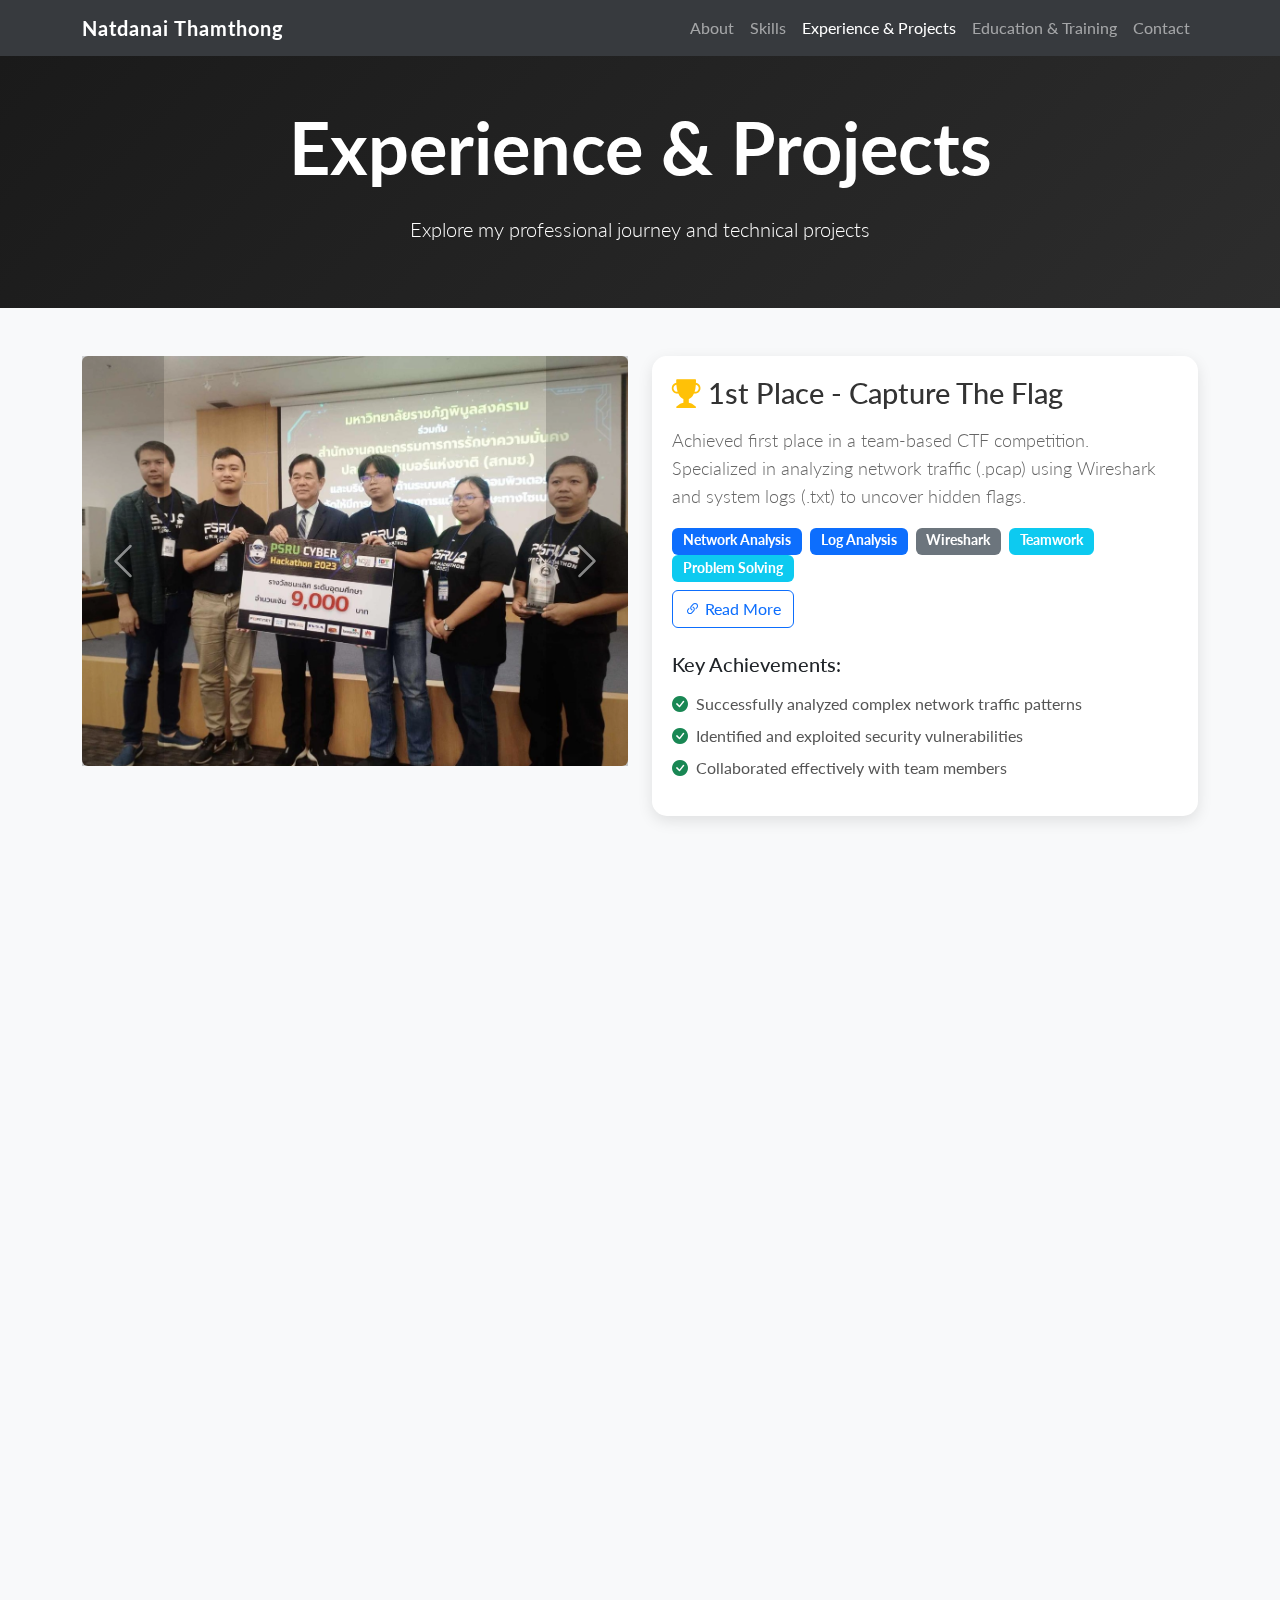
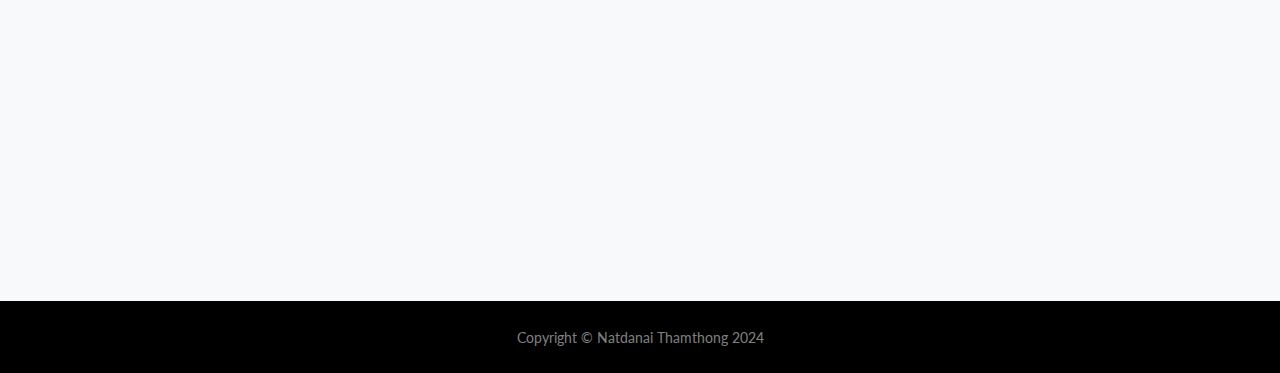
<file: projects.html>
<!DOCTYPE html>
<html lang="en">
<head>
    <meta charset="UTF-8">
    <meta name="viewport" content="width=device-width, initial-scale=1.0">
    <title>Experience & Projects - Natdanai Thamthong</title>

    <!-- Bootstrap CSS -->
    <link href="https://cdn.jsdelivr.net/npm/bootstrap@5.3.3/dist/css/bootstrap.min.css" rel="stylesheet">
    
    <!-- Bootstrap Icons -->
    <link rel="stylesheet" href="https://cdn.jsdelivr.net/npm/bootstrap-icons@1.11.3/font/bootstrap-icons.min.css">

    <!-- AOS Animation Library -->
    <link href="https://unpkg.com/aos@2.3.1/dist/aos.css" rel="stylesheet">

    <!-- Custom CSS -->
    <link rel="stylesheet" href="style.css">
</head>
<body>
    <!-- Navigation Bar -->
    <nav id="mainNav" class="navbar navbar-expand-lg navbar-dark bg-dark fixed-top">
        <div class="container">
            <a class="navbar-brand" href="index.html">Natdanai Thamthong</a>
            <button class="navbar-toggler" type="button" data-bs-toggle="collapse" data-bs-target="#navbarResponsive" aria-controls="navbarResponsive" aria-expanded="false" aria-label="Toggle navigation">
                <span class="navbar-toggler-icon"></span>
            </button>
            <div class="collapse navbar-collapse" id="navbarResponsive">
                <ul class="navbar-nav ms-auto mb-2 mb-lg-0">
                    <li class="nav-item"><a class="nav-link" href="index.html#about">About</a></li>
                    <li class="nav-item"><a class="nav-link" href="index.html#skills">Skills</a></li>
                    <li class="nav-item"><a class="nav-link active" href="projects.html">Experience & Projects</a></li>
                    <li class="nav-item"><a class="nav-link" href="index.html#education">Education & Training</a></li>
                    <li class="nav-item"><a class="nav-link" href="index.html#contact">Contact</a></li>
                </ul>
            </div>
        </div>
    </nav>

    <!-- Projects Header -->
    <header class="projects-header text-white text-center py-5">
        <div class="container">
            <h1 class="display-2 fw-bold mb-4" data-aos="fade-up">Experience & Projects</h1>
            <p class="lead" data-aos="fade-up" data-aos-delay="100">Explore my professional journey and technical projects</p>
        </div>
    </header>

    <!-- Projects Section -->
    <section id="projects" class="py-5">
        <div class="container">
            <!-- Projects will be dynamically inserted here -->
        </div>
    </section>

    <!-- Footer -->
    <footer class="py-4 bg-black text-white-50">
        <div class="container text-center">
            <small>Copyright © Natdanai Thamthong 2024</small>
        </div>
    </footer>

    <!-- Bootstrap JS -->
    <script src="https://cdn.jsdelivr.net/npm/bootstrap@5.3.3/dist/js/bootstrap.bundle.min.js"></script>

    <!-- AOS Animation Library -->
    <script src="https://unpkg.com/aos@2.3.1/dist/aos.js"></script>

    <!-- Custom JS -->
    <script src="js/projects-data.js"></script>
    <script>
        AOS.init({
            duration: 800,
            easing: 'ease-in-out',
            once: true
        });
    </script>
</body>
</html>
</file>
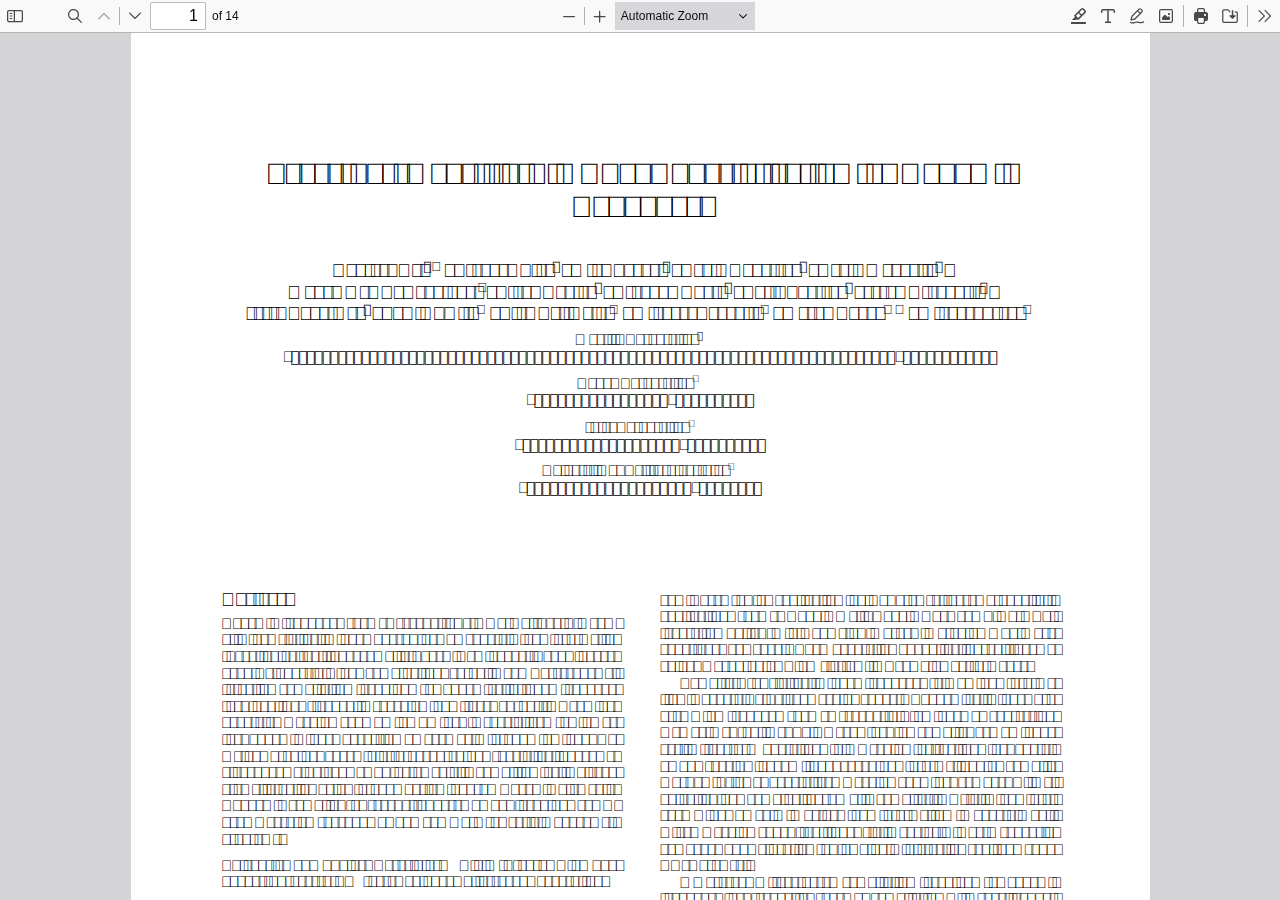
<file: pdfjs/web/viewer.html>
﻿<!DOCTYPE html>
<!--
Copyright 2012 Mozilla Foundation

Licensed under the Apache License, Version 2.0 (the "License");
you may not use this file except in compliance with the License.
You may obtain a copy of the License at

    http://www.apache.org/licenses/LICENSE-2.0

Unless required by applicable law or agreed to in writing, software
distributed under the License is distributed on an "AS IS" BASIS,
WITHOUT WARRANTIES OR CONDITIONS OF ANY KIND, either express or implied.
See the License for the specific language governing permissions and
limitations under the License.

Adobe CMap resources are covered by their own copyright but the same license:

    Copyright 1990-2015 Adobe Systems Incorporated.

See https://github.com/adobe-type-tools/cmap-resources
-->
<html dir="ltr" mozdisallowselectionprint>
  <head>
    <meta charset="utf-8">
    <meta name="viewport" content="width=device-width, initial-scale=1, maximum-scale=1">
    <meta name="google" content="notranslate">
    <title>PDF.js viewer</title>

<!-- This snippet is used in production (included from viewer.html) -->
<link rel="resource" type="application/l10n" href="locale/locale.json">
<script src="../build/pdf.mjs" type="module"></script>

    <link rel="stylesheet" href="viewer.css">

  <script src="viewer.mjs" type="module"></script>
  </head>

  <body tabindex="0">
    <div id="outerContainer">

      <div id="sidebarContainer">
        <div id="toolbarSidebar" class="toolbarHorizontalGroup">
          <div id="toolbarSidebarLeft">
            <div id="sidebarViewButtons" class="toolbarHorizontalGroup toggled" role="radiogroup">
              <button id="viewThumbnail" class="toolbarButton toggled" type="button" tabindex="0" data-l10n-id="pdfjs-thumbs-button" role="radio" aria-checked="true" aria-controls="thumbnailView">
                 <span data-l10n-id="pdfjs-thumbs-button-label"></span>
              </button>
              <button id="viewOutline" class="toolbarButton" type="button" tabindex="0" data-l10n-id="pdfjs-document-outline-button" role="radio" aria-checked="false" aria-controls="outlineView">
                 <span data-l10n-id="pdfjs-document-outline-button-label"></span>
              </button>
              <button id="viewAttachments" class="toolbarButton" type="button" tabindex="0" data-l10n-id="pdfjs-attachments-button" role="radio" aria-checked="false" aria-controls="attachmentsView">
                 <span data-l10n-id="pdfjs-attachments-button-label"></span>
              </button>
              <button id="viewLayers" class="toolbarButton" type="button" tabindex="0" data-l10n-id="pdfjs-layers-button" role="radio" aria-checked="false" aria-controls="layersView">
                 <span data-l10n-id="pdfjs-layers-button-label"></span>
              </button>
            </div>
          </div>

          <div id="toolbarSidebarRight">
            <div id="outlineOptionsContainer" class="toolbarHorizontalGroup">
              <div class="verticalToolbarSeparator"></div>

              <button id="currentOutlineItem" class="toolbarButton" type="button" disabled="disabled" tabindex="0" data-l10n-id="pdfjs-current-outline-item-button">
                <span data-l10n-id="pdfjs-current-outline-item-button-label"></span>
              </button>
            </div>
          </div>
        </div>
        <div id="sidebarContent">
          <div id="thumbnailView">
          </div>
          <div id="outlineView" class="hidden">
          </div>
          <div id="attachmentsView" class="hidden">
          </div>
          <div id="layersView" class="hidden">
          </div>
        </div>
        <div id="sidebarResizer"></div>
      </div>  <!-- sidebarContainer -->

      <div id="mainContainer">
        <div class="toolbar">
          <div id="toolbarContainer">
            <div id="toolbarViewer" class="toolbarHorizontalGroup">
              <div id="toolbarViewerLeft" class="toolbarHorizontalGroup">
                <button id="sidebarToggleButton" class="toolbarButton" type="button" tabindex="0" data-l10n-id="pdfjs-toggle-sidebar-button" aria-expanded="false" aria-haspopup="true" aria-controls="sidebarContainer">
                  <span data-l10n-id="pdfjs-toggle-sidebar-button-label"></span>
                </button>
                <div class="toolbarButtonSpacer"></div>
                <div class="toolbarButtonWithContainer">
                  <button id="viewFindButton" class="toolbarButton" type="button" tabindex="0" data-l10n-id="pdfjs-findbar-button" aria-expanded="false" aria-controls="findbar">
                    <span data-l10n-id="pdfjs-findbar-button-label"></span>
                  </button>
                  <div class="hidden doorHanger toolbarHorizontalGroup" id="findbar">
                    <div id="findInputContainer" class="toolbarHorizontalGroup">
                      <span class="loadingInput end toolbarHorizontalGroup">
                        <input id="findInput" class="toolbarField" tabindex="0" data-l10n-id="pdfjs-find-input" aria-invalid="false">
                      </span>
                      <div class="toolbarHorizontalGroup">
                        <button id="findPreviousButton" class="toolbarButton" type="button" tabindex="0" data-l10n-id="pdfjs-find-previous-button">
                          <span data-l10n-id="pdfjs-find-previous-button-label"></span>
                        </button>
                        <div class="splitToolbarButtonSeparator"></div>
                        <button id="findNextButton" class="toolbarButton" type="button" tabindex="0" data-l10n-id="pdfjs-find-next-button">
                          <span data-l10n-id="pdfjs-find-next-button-label"></span>
                        </button>
                      </div>
                    </div>

                    <div id="findbarOptionsOneContainer" class="toolbarHorizontalGroup">
                      <div class="toggleButton toolbarLabel">
                        <input type="checkbox" id="findHighlightAll" tabindex="0" />
                        <label for="findHighlightAll" data-l10n-id="pdfjs-find-highlight-checkbox"></label>
                      </div>
                      <div class="toggleButton toolbarLabel">
                        <input type="checkbox" id="findMatchCase" tabindex="0" />
                        <label for="findMatchCase" data-l10n-id="pdfjs-find-match-case-checkbox-label"></label>
                      </div>
                    </div>
                    <div id="findbarOptionsTwoContainer" class="toolbarHorizontalGroup">
                      <div class="toggleButton toolbarLabel">
                        <input type="checkbox" id="findMatchDiacritics" tabindex="0" />
                        <label for="findMatchDiacritics" data-l10n-id="pdfjs-find-match-diacritics-checkbox-label"></label>
                      </div>
                      <div class="toggleButton toolbarLabel">
                        <input type="checkbox" id="findEntireWord" tabindex="0" />
                        <label for="findEntireWord" data-l10n-id="pdfjs-find-entire-word-checkbox-label"></label>
                      </div>
                    </div>

                    <div id="findbarMessageContainer" class="toolbarHorizontalGroup" aria-live="polite">
                      <span id="findResultsCount" class="toolbarLabel"></span>
                      <span id="findMsg" class="toolbarLabel"></span>
                    </div>
                  </div>  <!-- findbar -->
                </div>
                <div class="toolbarHorizontalGroup hiddenSmallView">
                  <button class="toolbarButton" type="button" id="previous" tabindex="0" data-l10n-id="pdfjs-previous-button">
                    <span data-l10n-id="pdfjs-previous-button-label"></span>
                  </button>
                  <div class="splitToolbarButtonSeparator"></div>
                  <button class="toolbarButton" type="button" id="next" tabindex="0" data-l10n-id="pdfjs-next-button">
                    <span data-l10n-id="pdfjs-next-button-label"></span>
                  </button>
                </div>
                <div class="toolbarHorizontalGroup">
                  <span class="loadingInput start toolbarHorizontalGroup">
                    <input type="number" id="pageNumber" class="toolbarField" value="1" min="1" tabindex="0" data-l10n-id="pdfjs-page-input" autocomplete="off">
                  </span>
                  <span id="numPages" class="toolbarLabel"></span>
                </div>
              </div>
              <div id="toolbarViewerMiddle" class="toolbarHorizontalGroup">
                <div class="toolbarHorizontalGroup">
                  <button id="zoomOutButton" class="toolbarButton" type="button" tabindex="0" data-l10n-id="pdfjs-zoom-out-button">
                    <span data-l10n-id="pdfjs-zoom-out-button-label"></span>
                  </button>
                  <div class="splitToolbarButtonSeparator"></div>
                  <button id="zoomInButton" class="toolbarButton" type="button" tabindex="0" data-l10n-id="pdfjs-zoom-in-button">
                    <span data-l10n-id="pdfjs-zoom-in-button-label"></span>
                  </button>
                </div>
                <span id="scaleSelectContainer" class="dropdownToolbarButton">
                  <select id="scaleSelect" tabindex="0" data-l10n-id="pdfjs-zoom-select">
                    <option id="pageAutoOption" value="auto" selected="selected" data-l10n-id="pdfjs-page-scale-auto"></option>
                    <option id="pageActualOption" value="page-actual" data-l10n-id="pdfjs-page-scale-actual"></option>
                    <option id="pageFitOption" value="page-fit" data-l10n-id="pdfjs-page-scale-fit"></option>
                    <option id="pageWidthOption" value="page-width" data-l10n-id="pdfjs-page-scale-width"></option>
                    <option id="customScaleOption" value="custom" disabled="disabled" hidden="true" data-l10n-id="pdfjs-page-scale-percent" data-l10n-args='{ "scale": 0 }'></option>
                    <option value="0.5" data-l10n-id="pdfjs-page-scale-percent" data-l10n-args='{ "scale": 50 }'></option>
                    <option value="0.75" data-l10n-id="pdfjs-page-scale-percent" data-l10n-args='{ "scale": 75 }'></option>
                    <option value="1" data-l10n-id="pdfjs-page-scale-percent" data-l10n-args='{ "scale": 100 }'></option>
                    <option value="1.25" data-l10n-id="pdfjs-page-scale-percent" data-l10n-args='{ "scale": 125 }'></option>
                    <option value="1.5" data-l10n-id="pdfjs-page-scale-percent" data-l10n-args='{ "scale": 150 }'></option>
                    <option value="2" data-l10n-id="pdfjs-page-scale-percent" data-l10n-args='{ "scale": 200 }'></option>
                    <option value="3" data-l10n-id="pdfjs-page-scale-percent" data-l10n-args='{ "scale": 300 }'></option>
                    <option value="4" data-l10n-id="pdfjs-page-scale-percent" data-l10n-args='{ "scale": 400 }'></option>
                  </select>
                </span>
              </div>
              <div id="toolbarViewerRight" class="toolbarHorizontalGroup">
                <div id="editorModeButtons" class="toolbarHorizontalGroup" role="radiogroup">
                  <div id="editorSignature" class="toolbarButtonWithContainer" hidden="true">
                    <button id="editorSignatureButton" class="toolbarButton" type="button" tabindex="0" disabled="disabled" role="radio" aria-expanded="false" aria-haspopup="true" aria-controls="editorSignatureParamsToolbar" data-l10n-id="pdfjs-editor-signature-button">
                      <span data-l10n-id="pdfjs-editor-signature-button-label"></span>
                    </button>
                    <div class="editorParamsToolbar hidden doorHangerRight menu" id="editorSignatureParamsToolbar">
                      <div id="addSignatureDoorHanger" class="menuContainer" role="region" data-l10n-id="pdfjs-editor-add-signature-container">
                        <button id="editorSignatureAddSignature" class="toolbarButton labeled" type="button" tabindex="0" data-l10n-id="pdfjs-editor-signature-add-signature-button">
                          <span data-l10n-id="pdfjs-editor-signature-add-signature-button-label" class="editorParamsLabel"></span>
                        </button>
                      </div>
                    </div>
                  </div>
                  <div id="editorHighlight" class="toolbarButtonWithContainer">
                    <button id="editorHighlightButton" class="toolbarButton" type="button" disabled="disabled" role="radio" aria-expanded="false" aria-haspopup="true" aria-controls="editorHighlightParamsToolbar" tabindex="0" data-l10n-id="pdfjs-editor-highlight-button">
                      <span data-l10n-id="pdfjs-editor-highlight-button-label"></span>
                    </button>
                    <div class="editorParamsToolbar hidden doorHangerRight" id="editorHighlightParamsToolbar">
                      <div id="highlightParamsToolbarContainer" class="editorParamsToolbarContainer">
                        <div id="editorHighlightColorPicker" class="colorPicker">
                          <span id="highlightColorPickerLabel" class="editorParamsLabel" data-l10n-id="pdfjs-editor-highlight-colorpicker-label"></span>
                        </div>
                        <div id="editorHighlightThickness">
                          <label for="editorFreeHighlightThickness" class="editorParamsLabel" data-l10n-id="pdfjs-editor-free-highlight-thickness-input"></label>
                          <div class="thicknessPicker">
                            <input type="range" id="editorFreeHighlightThickness" class="editorParamsSlider" data-l10n-id="pdfjs-editor-free-highlight-thickness-title" value="12" min="8" max="24" step="1" tabindex="0">
                          </div>
                        </div>
                        <div id="editorHighlightVisibility">
                          <div class="divider"></div>
                          <div class="toggler">
                            <label for="editorHighlightShowAll" class="editorParamsLabel" data-l10n-id="pdfjs-editor-highlight-show-all-button-label"></label>
                            <button id="editorHighlightShowAll" class="toggle-button" type="button" data-l10n-id="pdfjs-editor-highlight-show-all-button" aria-pressed="true" tabindex="0"></button>
                          </div>
                        </div>
                      </div>
                    </div>
                  </div>
                  <div id="editorFreeText" class="toolbarButtonWithContainer">
                    <button id="editorFreeTextButton" class="toolbarButton" type="button" disabled="disabled" role="radio" aria-expanded="false" aria-haspopup="true" aria-controls="editorFreeTextParamsToolbar" tabindex="0" data-l10n-id="pdfjs-editor-free-text-button">
                      <span data-l10n-id="pdfjs-editor-free-text-button-label"></span>
                    </button>
                    <div class="editorParamsToolbar hidden doorHangerRight" id="editorFreeTextParamsToolbar">
                      <div class="editorParamsToolbarContainer">
                        <div class="editorParamsSetter">
                          <label for="editorFreeTextColor" class="editorParamsLabel" data-l10n-id="pdfjs-editor-free-text-color-input"></label>
                          <input type="color" id="editorFreeTextColor" class="editorParamsColor" tabindex="0">
                        </div>
                        <div class="editorParamsSetter">
                          <label for="editorFreeTextFontSize" class="editorParamsLabel" data-l10n-id="pdfjs-editor-free-text-size-input"></label>
                          <input type="range" id="editorFreeTextFontSize" class="editorParamsSlider" value="10" min="5" max="100" step="1" tabindex="0">
                        </div>
                      </div>
                    </div>
                  </div>
                  <div id="editorInk" class="toolbarButtonWithContainer">
                    <button id="editorInkButton" class="toolbarButton" type="button" disabled="disabled" role="radio" aria-expanded="false" aria-haspopup="true" aria-controls="editorInkParamsToolbar" tabindex="0" data-l10n-id="pdfjs-editor-ink-button">
                      <span data-l10n-id="pdfjs-editor-ink-button-label"></span>
                    </button>
                    <div class="editorParamsToolbar hidden doorHangerRight" id="editorInkParamsToolbar">
                      <div class="editorParamsToolbarContainer">
                        <div class="editorParamsSetter">
                          <label for="editorInkColor" class="editorParamsLabel" data-l10n-id="pdfjs-editor-ink-color-input"></label>
                          <input type="color" id="editorInkColor" class="editorParamsColor" tabindex="0">
                        </div>
                        <div class="editorParamsSetter">
                          <label for="editorInkThickness" class="editorParamsLabel" data-l10n-id="pdfjs-editor-ink-thickness-input"></label>
                          <input type="range" id="editorInkThickness" class="editorParamsSlider" value="1" min="1" max="20" step="1" tabindex="0">
                        </div>
                        <div class="editorParamsSetter">
                          <label for="editorInkOpacity" class="editorParamsLabel" data-l10n-id="pdfjs-editor-ink-opacity-input"></label>
                          <input type="range" id="editorInkOpacity" class="editorParamsSlider" value="1" min="0.05" max="1" step="0.05" tabindex="0">
                        </div>
                      </div>
                    </div>
                  </div>
                  <div id="editorStamp" class="toolbarButtonWithContainer">
                    <button id="editorStampButton" class="toolbarButton" type="button" disabled="disabled" role="radio" aria-expanded="false" aria-haspopup="true" aria-controls="editorStampParamsToolbar" tabindex="0" data-l10n-id="pdfjs-editor-stamp-button">
                      <span data-l10n-id="pdfjs-editor-stamp-button-label"></span>
                    </button>
                    <div class="editorParamsToolbar hidden doorHangerRight menu" id="editorStampParamsToolbar">
                      <div class="menuContainer">
                        <button id="editorStampAddImage" class="toolbarButton labeled" type="button" tabindex="0" data-l10n-id="pdfjs-editor-stamp-add-image-button">
                          <span class="editorParamsLabel" data-l10n-id="pdfjs-editor-stamp-add-image-button-label"></span>
                        </button>
                      </div>
                    </div>
                  </div>
                </div>

                <div id="editorModeSeparator" class="verticalToolbarSeparator"></div>

                <div class="toolbarHorizontalGroup hiddenMediumView">
                  <button id="printButton" class="toolbarButton" type="button" tabindex="0" data-l10n-id="pdfjs-print-button">
                    <span data-l10n-id="pdfjs-print-button-label"></span>
                  </button>

                  <button id="downloadButton" class="toolbarButton" type="button" tabindex="0" data-l10n-id="pdfjs-save-button">
                    <span data-l10n-id="pdfjs-save-button-label"></span>
                  </button>
                </div>

                <div class="verticalToolbarSeparator hiddenMediumView"></div>

                <div id="secondaryToolbarToggle" class="toolbarButtonWithContainer">
                  <button id="secondaryToolbarToggleButton" class="toolbarButton" type="button" tabindex="0" data-l10n-id="pdfjs-tools-button" aria-expanded="false" aria-haspopup="true" aria-controls="secondaryToolbar">
                    <span data-l10n-id="pdfjs-tools-button-label"></span>
                  </button>
                  <div id="secondaryToolbar" class="hidden doorHangerRight menu">
                    <div id="secondaryToolbarButtonContainer" class="menuContainer">
                      <button id="secondaryOpenFile" class="toolbarButton labeled" type="button" tabindex="0" data-l10n-id="pdfjs-open-file-button">
                        <span data-l10n-id="pdfjs-open-file-button-label"></span>
                      </button>

                      <div class="visibleMediumView">
                        <button id="secondaryPrint" class="toolbarButton labeled" type="button" tabindex="0" data-l10n-id="pdfjs-print-button">
                          <span data-l10n-id="pdfjs-print-button-label"></span>
                        </button>

                        <button id="secondaryDownload" class="toolbarButton labeled" type="button" tabindex="0" data-l10n-id="pdfjs-save-button">
                          <span data-l10n-id="pdfjs-save-button-label"></span>
                        </button>

                      </div>

                      <div class="horizontalToolbarSeparator"></div>

                      <button id="presentationMode" class="toolbarButton labeled" type="button" tabindex="0" data-l10n-id="pdfjs-presentation-mode-button">
                        <span data-l10n-id="pdfjs-presentation-mode-button-label"></span>
                      </button>

                      <a href="#" id="viewBookmark" class="toolbarButton labeled" tabindex="0" data-l10n-id="pdfjs-bookmark-button">
                        <span data-l10n-id="pdfjs-bookmark-button-label"></span>
                      </a>

                      <div id="viewBookmarkSeparator" class="horizontalToolbarSeparator"></div>

                      <button id="firstPage" class="toolbarButton labeled" type="button" tabindex="0" data-l10n-id="pdfjs-first-page-button">
                        <span data-l10n-id="pdfjs-first-page-button-label"></span>
                      </button>
                      <button id="lastPage" class="toolbarButton labeled" type="button" tabindex="0" data-l10n-id="pdfjs-last-page-button">
                        <span data-l10n-id="pdfjs-last-page-button-label"></span>
                      </button>

                      <div class="horizontalToolbarSeparator"></div>

                      <button id="pageRotateCw" class="toolbarButton labeled" type="button" tabindex="0" data-l10n-id="pdfjs-page-rotate-cw-button">
                        <span data-l10n-id="pdfjs-page-rotate-cw-button-label"></span>
                      </button>
                      <button id="pageRotateCcw" class="toolbarButton labeled" type="button" tabindex="0" data-l10n-id="pdfjs-page-rotate-ccw-button">
                        <span data-l10n-id="pdfjs-page-rotate-ccw-button-label"></span>
                      </button>

                      <div class="horizontalToolbarSeparator"></div>

                      <div id="cursorToolButtons" role="radiogroup">
                        <button id="cursorSelectTool" class="toolbarButton labeled toggled" type="button" tabindex="0" data-l10n-id="pdfjs-cursor-text-select-tool-button" role="radio" aria-checked="true">
                          <span data-l10n-id="pdfjs-cursor-text-select-tool-button-label"></span>
                        </button>
                        <button id="cursorHandTool" class="toolbarButton labeled" type="button" tabindex="0" data-l10n-id="pdfjs-cursor-hand-tool-button" role="radio" aria-checked="false">
                          <span data-l10n-id="pdfjs-cursor-hand-tool-button-label"></span>
                        </button>
                      </div>

                      <div class="horizontalToolbarSeparator"></div>

                      <div id="scrollModeButtons" role="radiogroup">
                        <button id="scrollPage" class="toolbarButton labeled" type="button" tabindex="0" data-l10n-id="pdfjs-scroll-page-button" role="radio" aria-checked="false">
                          <span data-l10n-id="pdfjs-scroll-page-button-label"></span>
                        </button>
                        <button id="scrollVertical" class="toolbarButton labeled toggled" type="button" tabindex="0" data-l10n-id="pdfjs-scroll-vertical-button" role="radio" aria-checked="true">
                          <span data-l10n-id="pdfjs-scroll-vertical-button-label"></span>
                        </button>
                        <button id="scrollHorizontal" class="toolbarButton labeled" type="button" tabindex="0" data-l10n-id="pdfjs-scroll-horizontal-button" role="radio" aria-checked="false">
                          <span data-l10n-id="pdfjs-scroll-horizontal-button-label"></span>
                        </button>
                        <button id="scrollWrapped" class="toolbarButton labeled" type="button" tabindex="0" data-l10n-id="pdfjs-scroll-wrapped-button" role="radio" aria-checked="false">
                          <span data-l10n-id="pdfjs-scroll-wrapped-button-label"></span>
                        </button>
                      </div>

                      <div class="horizontalToolbarSeparator"></div>

                      <div id="spreadModeButtons" role="radiogroup">
                        <button id="spreadNone" class="toolbarButton labeled toggled" type="button" tabindex="0" data-l10n-id="pdfjs-spread-none-button" role="radio" aria-checked="true">
                          <span data-l10n-id="pdfjs-spread-none-button-label"></span>
                        </button>
                        <button id="spreadOdd" class="toolbarButton labeled" type="button" tabindex="0" data-l10n-id="pdfjs-spread-odd-button" role="radio" aria-checked="false">
                          <span data-l10n-id="pdfjs-spread-odd-button-label"></span>
                        </button>
                        <button id="spreadEven" class="toolbarButton labeled" type="button" tabindex="0" data-l10n-id="pdfjs-spread-even-button" role="radio" aria-checked="false">
                          <span data-l10n-id="pdfjs-spread-even-button-label"></span>
                        </button>
                      </div>

                      <div id="imageAltTextSettingsSeparator" class="horizontalToolbarSeparator hidden"></div>
                      <button id="imageAltTextSettings" type="button" class="toolbarButton labeled hidden" tabindex="0" data-l10n-id="pdfjs-image-alt-text-settings-button" aria-controls="altTextSettingsDialog">
                        <span data-l10n-id="pdfjs-image-alt-text-settings-button-label"></span>
                      </button>

                      <div class="horizontalToolbarSeparator"></div>

                      <button id="documentProperties" class="toolbarButton labeled" type="button" tabindex="0" data-l10n-id="pdfjs-document-properties-button" aria-controls="documentPropertiesDialog">
                        <span data-l10n-id="pdfjs-document-properties-button-label"></span>
                      </button>
                    </div>
                  </div>  <!-- secondaryToolbar -->
                </div>
              </div>
            </div>
            <div id="loadingBar">
              <div class="progress">
                <div class="glimmer">
                </div>
              </div>
            </div>
          </div>
        </div>

        <div id="viewerContainer" tabindex="0">
          <div id="viewer" class="pdfViewer"></div>
        </div>
      </div> <!-- mainContainer -->

      <div id="dialogContainer">
        <dialog id="passwordDialog">
          <div class="row">
            <label for="password" id="passwordText" data-l10n-id="pdfjs-password-label"></label>
          </div>
          <div class="row">
            <input type="password" id="password" class="toolbarField">
          </div>
          <div class="buttonRow">
            <button id="passwordCancel" class="dialogButton" type="button"><span data-l10n-id="pdfjs-password-cancel-button"></span></button>
            <button id="passwordSubmit" class="dialogButton" type="button"><span data-l10n-id="pdfjs-password-ok-button"></span></button>
          </div>
        </dialog>
        <dialog id="documentPropertiesDialog">
          <div class="row">
            <span id="fileNameLabel" data-l10n-id="pdfjs-document-properties-file-name"></span>
            <p id="fileNameField" aria-labelledby="fileNameLabel">-</p>
          </div>
          <div class="row">
            <span id="fileSizeLabel" data-l10n-id="pdfjs-document-properties-file-size"></span>
            <p id="fileSizeField" aria-labelledby="fileSizeLabel">-</p>
          </div>
          <div class="separator"></div>
          <div class="row">
            <span id="titleLabel" data-l10n-id="pdfjs-document-properties-title"></span>
            <p id="titleField" aria-labelledby="titleLabel">-</p>
          </div>
          <div class="row">
            <span id="authorLabel" data-l10n-id="pdfjs-document-properties-author"></span>
            <p id="authorField" aria-labelledby="authorLabel">-</p>
          </div>
          <div class="row">
            <span id="subjectLabel" data-l10n-id="pdfjs-document-properties-subject"></span>
            <p id="subjectField" aria-labelledby="subjectLabel">-</p>
          </div>
          <div class="row">
            <span id="keywordsLabel" data-l10n-id="pdfjs-document-properties-keywords"></span>
            <p id="keywordsField" aria-labelledby="keywordsLabel">-</p>
          </div>
          <div class="row">
            <span id="creationDateLabel" data-l10n-id="pdfjs-document-properties-creation-date"></span>
            <p id="creationDateField" aria-labelledby="creationDateLabel">-</p>
          </div>
          <div class="row">
            <span id="modificationDateLabel" data-l10n-id="pdfjs-document-properties-modification-date"></span>
            <p id="modificationDateField" aria-labelledby="modificationDateLabel">-</p>
          </div>
          <div class="row">
            <span id="creatorLabel" data-l10n-id="pdfjs-document-properties-creator"></span>
            <p id="creatorField" aria-labelledby="creatorLabel">-</p>
          </div>
          <div class="separator"></div>
          <div class="row">
            <span id="producerLabel" data-l10n-id="pdfjs-document-properties-producer"></span>
            <p id="producerField" aria-labelledby="producerLabel">-</p>
          </div>
          <div class="row">
            <span id="versionLabel" data-l10n-id="pdfjs-document-properties-version"></span>
            <p id="versionField" aria-labelledby="versionLabel">-</p>
          </div>
          <div class="row">
            <span id="pageCountLabel" data-l10n-id="pdfjs-document-properties-page-count"></span>
            <p id="pageCountField" aria-labelledby="pageCountLabel">-</p>
          </div>
          <div class="row">
            <span id="pageSizeLabel" data-l10n-id="pdfjs-document-properties-page-size"></span>
            <p id="pageSizeField" aria-labelledby="pageSizeLabel">-</p>
          </div>
          <div class="separator"></div>
          <div class="row">
            <span id="linearizedLabel" data-l10n-id="pdfjs-document-properties-linearized"></span>
            <p id="linearizedField" aria-labelledby="linearizedLabel">-</p>
          </div>
          <div class="buttonRow">
            <button id="documentPropertiesClose" class="dialogButton" type="button"><span data-l10n-id="pdfjs-document-properties-close-button"></span></button>
          </div>
        </dialog>
        <dialog class="dialog altText" id="altTextDialog" aria-labelledby="dialogLabel" aria-describedby="dialogDescription">
          <div id="altTextContainer" class="mainContainer">
            <div id="overallDescription">
              <span id="dialogLabel" data-l10n-id="pdfjs-editor-alt-text-dialog-label" class="title"></span>
              <span id="dialogDescription" data-l10n-id="pdfjs-editor-alt-text-dialog-description"></span>
            </div>
            <div id="addDescription">
              <div class="radio">
                <div class="radioButton">
                  <input type="radio" id="descriptionButton" name="altTextOption" tabindex="0" aria-describedby="descriptionAreaLabel" checked>
                  <label for="descriptionButton" data-l10n-id="pdfjs-editor-alt-text-add-description-label"></label>
                </div>
                <div class="radioLabel">
                  <span id="descriptionAreaLabel" data-l10n-id="pdfjs-editor-alt-text-add-description-description"></span>
                </div>
              </div>
              <div class="descriptionArea">
                <textarea id="descriptionTextarea" aria-labelledby="descriptionAreaLabel" data-l10n-id="pdfjs-editor-alt-text-textarea" tabindex="0"></textarea>
              </div>
            </div>
            <div id="markAsDecorative">
              <div class="radio">
                <div class="radioButton">
                  <input type="radio" id="decorativeButton" name="altTextOption" aria-describedby="decorativeLabel">
                  <label for="decorativeButton" data-l10n-id="pdfjs-editor-alt-text-mark-decorative-label"></label>
                </div>
                <div class="radioLabel">
                  <span id="decorativeLabel" data-l10n-id="pdfjs-editor-alt-text-mark-decorative-description"></span>
                </div>
              </div>
            </div>
            <div id="buttons">
              <button id="altTextCancel" class="secondaryButton" type="button" tabindex="0"><span data-l10n-id="pdfjs-editor-alt-text-cancel-button"></span></button>
              <button id="altTextSave" class="primaryButton" type="button" tabindex="0"><span data-l10n-id="pdfjs-editor-alt-text-save-button"></span></button>
            </div>
          </div>
        </dialog>
        <dialog class="dialog newAltText" id="newAltTextDialog" aria-labelledby="newAltTextTitle" aria-describedby="newAltTextDescription" tabindex="0">
          <div id="newAltTextContainer" class="mainContainer">
            <div class="title">
              <span id="newAltTextTitle" data-l10n-id="pdfjs-editor-new-alt-text-dialog-edit-label" role="sectionhead" tabindex="0"></span>
            </div>
            <div id="mainContent">
              <div id="descriptionAndSettings">
                <div id="descriptionInstruction">
                  <div id="newAltTextDescriptionContainer">
                    <div class="altTextSpinner" role="status" aria-live="polite"></div>
                    <textarea id="newAltTextDescriptionTextarea" aria-labelledby="descriptionAreaLabel" data-l10n-id="pdfjs-editor-new-alt-text-textarea" tabindex="0"></textarea>
                  </div>
                  <span id="newAltTextDescription" role="note" data-l10n-id="pdfjs-editor-new-alt-text-description"></span>
                  <div id="newAltTextDisclaimer" role="note"><div><span data-l10n-id="pdfjs-editor-new-alt-text-disclaimer1"></span> <a href="https://support.mozilla.org/en-US/kb/pdf-alt-text" target="_blank" rel="noopener noreferrer" id="newAltTextLearnMore" data-l10n-id="pdfjs-editor-new-alt-text-disclaimer-learn-more-url" tabindex="0"></a></div></div>
                </div>
                <div id="newAltTextCreateAutomatically" class="toggler">
                  <button id="newAltTextCreateAutomaticallyButton" class="toggle-button" type="button" aria-pressed="true" tabindex="0"></button>
                  <label for="newAltTextCreateAutomaticallyButton" class="togglerLabel" data-l10n-id="pdfjs-editor-new-alt-text-create-automatically-button-label"></label>
                </div>
                <div id="newAltTextDownloadModel" class="hidden">
                  <span id="newAltTextDownloadModelDescription" data-l10n-id="pdfjs-editor-new-alt-text-ai-model-downloading-progress" aria-valuemin="0" data-l10n-args='{ "totalSize": 0, "downloadedSize": 0 }'></span>
                </div>
              </div>
              <div id="newAltTextImagePreview"></div>
            </div>
            <div id="newAltTextError" class="messageBar">
              <div>
                <div>
                  <span class="title" data-l10n-id="pdfjs-editor-new-alt-text-error-title"></span>
                  <span  class="description" data-l10n-id="pdfjs-editor-new-alt-text-error-description"></span>
                </div>
                <button id="newAltTextCloseButton" class="closeButton" type="button" tabindex="0"><span data-l10n-id="pdfjs-editor-new-alt-text-error-close-button"></span></button>
              </div>
            </div>
            <div id="newAltTextButtons" class="dialogButtonsGroup">
              <button id="newAltTextCancel" type="button" class="secondaryButton hidden" tabindex="0"><span data-l10n-id="pdfjs-editor-alt-text-cancel-button"></span></button>
              <button id="newAltTextNotNow" type="button" class="secondaryButton" tabindex="0"><span data-l10n-id="pdfjs-editor-new-alt-text-not-now-button"></span></button>
              <button id="newAltTextSave" type="button" class="primaryButton" tabindex="0"><span data-l10n-id="pdfjs-editor-alt-text-save-button"></span></button>
            </div>
          </div>
        </dialog>

        <dialog class="dialog" id="altTextSettingsDialog" aria-labelledby="altTextSettingsTitle">
          <div id="altTextSettingsContainer" class="mainContainer">
            <div class="title">
              <span id="altTextSettingsTitle" data-l10n-id="pdfjs-editor-alt-text-settings-dialog-label" role="sectionhead" tabindex="0" class="title"></span>
            </div>
            <div id="automaticAltText">
              <span data-l10n-id="pdfjs-editor-alt-text-settings-automatic-title"></span>
              <div id="automaticSettings">
                <div id="createModelSetting">
                  <div class="toggler">
                    <button id="createModelButton" type="button" class="toggle-button" aria-pressed="true" tabindex="0"></button>
                    <label for="createModelButton" class="togglerLabel" data-l10n-id="pdfjs-editor-alt-text-settings-create-model-button-label"></label>
                  </div>
                  <div id="createModelDescription" class="description">
                    <span data-l10n-id="pdfjs-editor-alt-text-settings-create-model-description"></span> <a href="https://support.mozilla.org/en-US/kb/pdf-alt-text" target="_blank" rel="noopener noreferrer" id="altTextSettingsLearnMore" data-l10n-id="pdfjs-editor-new-alt-text-disclaimer-learn-more-url" tabindex="0"></a>
                  </div>
                </div>
                <div id="aiModelSettings">
                  <div>
                    <span data-l10n-id="pdfjs-editor-alt-text-settings-download-model-label" data-l10n-args='{ "totalSize": 180 }'></span>
                    <div id="aiModelDescription" class="description">
                      <span data-l10n-id="pdfjs-editor-alt-text-settings-ai-model-description"></span>
                    </div>
                  </div>
                  <button id="deleteModelButton" type="button" class="secondaryButton" tabindex="0"><span data-l10n-id="pdfjs-editor-alt-text-settings-delete-model-button"></span></button>
                  <button id="downloadModelButton" type="button" class="secondaryButton" tabindex="0"><span data-l10n-id="pdfjs-editor-alt-text-settings-download-model-button"></span></button>
                </div>
              </div>
            </div>
            <div class="dialogSeparator"></div>
            <div id="altTextEditor">
              <span data-l10n-id="pdfjs-editor-alt-text-settings-editor-title"></span>
              <div id="showAltTextEditor">
                <div class="toggler">
                  <button id="showAltTextDialogButton" type="button" class="toggle-button" aria-pressed="true" tabindex="0"></button>
                  <label for="showAltTextDialogButton" class="togglerLabel" data-l10n-id="pdfjs-editor-alt-text-settings-show-dialog-button-label"></label>
                </div>
                <div id="showAltTextDialogDescription" class="description">
                  <span data-l10n-id="pdfjs-editor-alt-text-settings-show-dialog-description"></span>
                </div>
              </div>
            </div>
            <div id="buttons" class="dialogButtonsGroup">
              <button id="altTextSettingsCloseButton" type="button" class="primaryButton" tabindex="0"><span data-l10n-id="pdfjs-editor-alt-text-settings-close-button"></span></button>
            </div>
          </div>
        </dialog>

        <dialog class="dialog signatureDialog" id="addSignatureDialog" aria-labelledby="addSignatureDialogLabel">
          <span id="addSignatureDialogLabel" data-l10n-id="pdfjs-editor-add-signature-dialog-label"></span>
          <div id="addSignatureContainer" class="mainContainer">
            <div class="title">
              <span role="sectionhead" data-l10n-id="pdfjs-editor-add-signature-dialog-title" tabindex="0"></span>
            </div>
            <div role="tablist" id="addSignatureOptions">
              <button id="addSignatureTypeButton" type="button" role="tab" aria-selected="true" aria-controls="addSignatureTypeContainer" data-l10n-id="pdfjs-editor-add-signature-type-button" tabindex="0"></button>
              <button id="addSignatureDrawButton" type="button" role="tab" aria-selected="false" aria-controls="addSignatureDrawContainer" data-l10n-id="pdfjs-editor-add-signature-draw-button" tabindex="0"></button>
              <button id="addSignatureImageButton" type="button" role="tab" aria-selected="false" aria-controls="addSignatureImageContainer" data-l10n-id="pdfjs-editor-add-signature-image-button" tabindex="-1"></button>
            </div>
            <div id="addSignatureActionContainer" data-selected="type">
              <div id="addSignatureTypeContainer" role="tabpanel" aria-labelledby="addSignatureTypeContainer">
                <input id="addSignatureTypeInput" type="text" data-l10n-id="pdfjs-editor-add-signature-type-input" tabindex="0"></input>
              </div>
              <div id="addSignatureDrawContainer" role="tabpanel" aria-labelledby="addSignatureDrawButton" tabindex="-1">
                <svg id="addSignatureDraw" xmlns="http://www.w3.org/2000/svg" aria-labelledby="addSignatureDrawPlaceholder"></svg>
                <span id="addSignatureDrawPlaceholder" data-l10n-id="pdfjs-editor-add-signature-draw-placeholder"></span>
                <div id="thickness">
                  <div>
                    <label for="addSignatureDrawThickness" data-l10n-id="pdfjs-editor-add-signature-draw-thickness-range-label"></label>
                    <input type="range" id="addSignatureDrawThickness" min="1" max="5" step="1" value="1" data-l10n-id="pdfjs-editor-add-signature-draw-thickness-range" data-l10n-args='{ "thickness": 1 }' tabindex="0">
                  </div>
                </div>
              </div>
              <div id="addSignatureImageContainer" role="tabpanel" aria-labelledby="addSignatureImageButton" tabindex="-1">
                <svg id="addSignatureImage" xmlns="http://www.w3.org/2000/svg" aria-labelledby="addSignatureImagePlaceholder"></svg>
                <div id="addSignatureImagePlaceholder">
                  <span data-l10n-id="pdfjs-editor-add-signature-image-placeholder"></span>
                  <label id="addSignatureImageBrowse" for="addSignatureFilePicker" tabindex="0">
                    <a data-l10n-id="pdfjs-editor-add-signature-image-browse-link"></a>
                  </label>
                  <input id="addSignatureFilePicker" type="file"></input>
                </div>
              </div>
              <div id="addSignatureControls">
                <div id="horizontalContainer">
                  <div id="addSignatureDescriptionContainer">
                    <label for="addSignatureDescInput" data-l10n-id="pdfjs-editor-add-signature-description-label"></label>
                    <span id="addSignatureDescription" class="inputWithClearButton">
                      <input id="addSignatureDescInput" type="text" data-l10n-id="pdfjs-editor-add-signature-description-input" tabindex="0"></input>
                      <button class="clearInputButton" type="button" tabindex="0" aria-hidden="true"></button>
                    </span>
                  </div>
                  <button id="clearSignatureButton" type="button" data-l10n-id="pdfjs-editor-add-signature-clear-button" tabindex="0"><span data-l10n-id="pdfjs-editor-add-signature-clear-button-label"></span></button>
                </div>
                <div id="addSignatureSaveContainer">
                  <input type="checkbox" id="addSignatureSaveCheckbox" checked="true"></input>
                  <label for="addSignatureSaveCheckbox" data-l10n-id="pdfjs-editor-add-signature-save-checkbox"></label>
                  <span></span>
                  <span id="addSignatureSaveWarning" data-l10n-id="pdfjs-editor-add-signature-save-warning-message"></span>
                </div>
              </div>
              <div id="addSignatureError" hidden="true" class="messageBar">
                <div>
                  <div>
                    <span class="title" data-l10n-id="pdfjs-editor-add-signature-image-upload-error-title"></span>
                    <span class="description" data-l10n-id="pdfjs-editor-add-signature-image-upload-error-description"></span>
                  </div>
                  <button id="addSignatureErrorCloseButton" class="closeButton" type="button" tabindex="0"><span data-l10n-id="pdfjs-editor-add-signature-error-close-button"></span></button>
                </div>
              </div>
              <div class="dialogButtonsGroup">
                <button id="addSignatureCancelButton" type="button" class="secondaryButton" tabindex="0"><span data-l10n-id="pdfjs-editor-add-signature-cancel-button"></span></button>
                <button id="addSignatureAddButton" type="button" class="primaryButton" disabled tabindex="0"><span data-l10n-id="pdfjs-editor-add-signature-add-button"></span></button>
              </div>
            </div>
          </div>
       </dialog>

       <dialog class="dialog signatureDialog" id="editSignatureDescriptionDialog" aria-labelledby="editSignatureDescriptionTitle">
        <div id="editSignatureDescriptionContainer" class="mainContainer">
          <div class="title">
            <span id="editSignatureDescriptionTitle" role="sectionhead" data-l10n-id="pdfjs-editor-edit-signature-dialog-title" tabindex="0"></span>
          </div>
          <div id="editSignatureDescriptionAndView">
            <div id="editSignatureDescriptionContainer">
              <label for="editSignatureDescInput" data-l10n-id="pdfjs-editor-add-signature-description-label"></label>
              <span id="editSignatureDescription" class="inputWithClearButton">
                <input id="editSignatureDescInput" type="text" data-l10n-id="pdfjs-editor-add-signature-description-input" tabindex="0"></input>
                <button class="clearInputButton" type="button" tabindex="0" aria-hidden="true"></button>
              </span>
            </div>
            <svg id="editSignatureView" xmlns="http://www.w3.org/2000/svg"></svg>
          </div>
          <div class="dialogButtonsGroup">
            <button id="editSignatureCancelButton" type="button" class="secondaryButton" tabindex="0"><span data-l10n-id="pdfjs-editor-add-signature-cancel-button"></span></button>
            <button id="editSignatureUpdateButton" type="button" class="primaryButton" disabled tabindex="0"><span data-l10n-id="pdfjs-editor-edit-signature-update-button"></span></button>
          </div>
        </div>
      </dialog>

        <dialog id="printServiceDialog" style="min-width: 200px;">
          <div class="row">
            <span data-l10n-id="pdfjs-print-progress-message"></span>
          </div>
          <div class="row">
            <progress value="0" max="100"></progress>
            <span data-l10n-id="pdfjs-print-progress-percent" data-l10n-args='{ "progress": 0 }' class="relative-progress">0%</span>
          </div>
          <div class="buttonRow">
            <button id="printCancel" class="dialogButton" type="button"><span data-l10n-id="pdfjs-print-progress-close-button"></span></button>
          </div>
        </dialog>
      </div>  <!-- dialogContainer -->

      <div id="editorUndoBar" class="messageBar" role="status" aria-labelledby="editorUndoBarMessage" tabindex="-1" hidden>
        <div>
          <div>
            <span id="editorUndoBarMessage" class="description"></span>
          </div>
          <button id="editorUndoBarUndoButton" class="undoButton" type="button" tabindex="0" data-l10n-id="pdfjs-editor-undo-bar-undo-button">
            <span data-l10n-id="pdfjs-editor-undo-bar-undo-button-label"></span>
          </button>
          <button id="editorUndoBarCloseButton" class="closeButton" type="button" tabindex="0" data-l10n-id="pdfjs-editor-undo-bar-close-button">
            <span data-l10n-id="pdfjs-editor-undo-bar-close-button-label"></span>
          </button>
        </div>
      </div> <!-- editorUndoBar -->

    </div> <!-- outerContainer -->
    <div id="printContainer"></div>
  </body>
</html>
</file>
<file: style.css>
/* Optional: Import Google Font */
@import url('https://fonts.googleapis.com/css2?family=Lato:wght@400;700&display=swap');

/* Reset and Base Styles */
* {
    margin: 0;
    padding: 0;
    box-sizing: border-box;
}

body {
    background-color: #f8f9fa;
    font-family: 'Lato', sans-serif;
    scroll-behavior: smooth;
}

/* Main Content */
.main-content {
    padding-top: 56px; /* Height of navbar */
    min-height: 100vh;
    width: 100%;
    position: relative;
}

/* Hero Section Styling */
.hero-section {
    position: relative;
    min-height: 100vh;
    background: linear-gradient(135deg, #1a1a1a 0%, #2d2d2d 100%);
    overflow: hidden;
    display: flex;
    align-items: center;
    justify-content: center;
    margin-top: -70px; /* Offset the navbar height */
    padding-top: 70px; /* Add padding to account for navbar */
}

#particles-js {
    position: absolute;
    width: 100%;
    height: 100%;
    top: 0;
    left: 0;
    z-index: 1;
}

.hero-content {
    position: relative;
    z-index: 2;
    text-align: center;
    padding: 2rem 0;
}

.hero-section h1 {
    font-size: 3.5rem;
    margin-bottom: 1.5rem;
}

.hero-section .lead {
    font-size: 1.5rem;
    margin-bottom: 2rem;
}

.hero-section p {
    font-size: 1.1rem;
    line-height: 1.6;
}

.hero-section .btn {
    margin: 0.5rem;
    padding: 0.75rem 2rem;
    font-size: 1.1rem;
}

/* About Section */
.about-image {
    width: 100%;
    max-width: 400px;
    border-radius: 10px;
    box-shadow: 0 5px 15px rgba(0,0,0,0.1);
    transition: transform 0.3s ease;
    margin: 0 auto;
}

.about-image:hover {
    transform: scale(1.02);
}

.about-text {
    background-color: #fff;
    border-radius: 15px;
    padding: 25px;
    box-shadow: 0 5px 15px rgba(0,0,0,0.1);
    position: relative;
}

.about-text::before {
    content: '';
    position: absolute;
    left: -15px;
    top: 20px;
    border-style: solid;
    border-width: 15px 15px 15px 0;
    border-color: transparent #fff transparent transparent;
}

.about-text p {
    margin-bottom: 1rem;
    line-height: 1.6;
}

.about-text p:last-child {
    margin-bottom: 0;
}

@media (max-width: 991.98px) {
    .about-image {
        max-width: 300px;
        margin-bottom: 2rem;
    }
    
    .about-text::before {
        display: none;
    }
}

/* Section Padding */
section {
    padding: 60px 0;
    position: relative;
    overflow: hidden;
}

.section-title {
    position: relative;
    display: inline-block;
    margin-bottom: 2rem;
}

.section-title::after {
    content: '';
    position: absolute;
    bottom: -10px;
    left: 50%;
    width: 50px;
    height: 3px;
    background: #007bff;
    transform: translateX(-50%);
}

/* Card Styling Improvements */
.card {
    transition: all 0.3s ease;
    border: none;
    overflow: hidden;
}

.card:hover {
    transform: translateY(-5px);
    box-shadow: 0 10px 20px rgba(0,0,0,0.1);
}

.card-img-top {
    transition: all 0.3s ease;
}

.card:hover .card-img-top {
    transform: scale(1.05);
}

/* Skill Icon Size */
.skill-icon {
    font-size: 2.5rem;
    margin-bottom: 1rem;
    transition: all 0.3s ease;
}

.skill-card:hover .skill-icon {
    transform: scale(1.1);
}

/* Ensure footer is dark */
footer.bg-black {
    background-color: #000 !important;
}

/* Adjust link colors if needed */
#contact a {
    transition: color 0.2s ease;
}

#contact a:hover {
    color: #adb5bd !important; /* Slightly lighter grey on hover */
}

/* Navigation */
.navbar {
    transition: all 0.3s ease;
    backdrop-filter: blur(10px);
    background-color: rgba(33, 37, 41, 0.9) !important;
}

.navbar-brand {
    font-weight: 700;
    letter-spacing: 1px;
}

.nav-link {
    position: relative;
    padding: 0.5rem 1rem;
    transition: all 0.3s ease;
}

.nav-link::after {
    content: '';
    position: absolute;
    bottom: 0;
    left: 50%;
    width: 0;
    height: 2px;
    background: #007bff;
    transition: all 0.3s ease;
    transform: translateX(-50%);
}

.nav-link:hover::after {
    width: 100%;
}

/* Animations */
.fade-up {
    opacity: 0;
    transform: translateY(20px);
    transition: all 0.6s ease;
}

.fade-up.active {
    opacity: 1;
    transform: translateY(0);
}

/* Custom Scrollbar */
::-webkit-scrollbar {
    width: 10px;
}

::-webkit-scrollbar-track {
    background: #1a1a1a;
}

::-webkit-scrollbar-thumb {
    background: #007bff;
    border-radius: 5px;
}

::-webkit-scrollbar-thumb:hover {
    background: #0056b3;
}

/* Responsive Adjustments (Example) */
@media (max-width: 768px) {
    .hero-section h1 {
        font-size: 2.5rem;
    }
    body {
        padding-top: 56px; /* Adjust padding for smaller navbar height */
    }
    .cursor, .cursor-follower {
        display: none;
    }
    
    * {
        cursor: auto;
    }
}

/* Resume Modal Styling */
.modal-xl {
    max-width: 90%;
}

.modal-content {
    border-radius: 15px;
    overflow: hidden;
}

.modal-header {
    background-color: #f8f9fa;
    border-bottom: 1px solid #dee2e6;
}

.modal-body {
    background-color: #fff;
}

.modal-body iframe {
    border: none;
    width: 100%;
    height: 80vh;
}

.modal-footer {
    background-color: #f8f9fa;
    border-top: 1px solid #dee2e6;
}

/* PDF Viewer Styling */
.pdf-container {
    position: relative;
    width: 100%;
    min-height: calc(100vh - 56px);
    overflow: auto;
    background-color: #f8f9fa;
}

#pdf-render {
    margin: 0 auto;
    display: block;
    box-shadow: 0 0 10px rgba(0,0,0,0.1);
}

.pdf-controls {
    position: fixed;
    bottom: 0;
    left: 0;
    right: 0;
    background-color: rgba(255, 255, 255, 0.95);
    padding: 15px;
    display: flex;
    justify-content: center;
    align-items: center;
    gap: 15px;
    border-top: 1px solid #dee2e6;
    z-index: 1000;
    box-shadow: 0 -2px 10px rgba(0,0,0,0.1);
}

.pdf-controls button {
    padding: 8px 15px;
    font-size: 0.9rem;
    border-radius: 5px;
    transition: all 0.2s ease;
}

.pdf-controls button:hover {
    transform: translateY(-2px);
}

.pdf-controls span {
    margin: 0 10px;
    font-size: 0.9rem;
    font-weight: 500;
}

/* Skills Section */
.skills-card {
    background-color: #fff;
    border-radius: 15px;
    padding: 25px;
    box-shadow: 0 5px 15px rgba(0,0,0,0.1);
    height: 100%;
    transition: transform 0.3s ease, box-shadow 0.3s ease;
}

.skills-card:hover {
    transform: translateY(-5px);
    box-shadow: 0 8px 25px rgba(0,0,0,0.15);
}

.skills-icon {
    font-size: 2.5rem;
    margin-bottom: 1.5rem;
    transition: transform 0.3s ease;
}

.skills-card:hover .skills-icon {
    transform: scale(1.1);
}

.skills-card h5 {
    margin-bottom: 1rem;
    color: #333;
}

.skills-card p {
    color: #666;
    line-height: 1.6;
    margin-bottom: 0;
}

/* Projects Page Styling */
.projects-header {
    background: linear-gradient(135deg, #1a1a1a 0%, #2d2d2d 100%);
    padding: 100px 0;
    margin-top: 56px;
}

/* Add aspect ratio container for project images */
.carousel-item {
    position: relative;
    padding-top: 75%; /* 4:3 Aspect Ratio */
}

.carousel-item img {
    position: absolute;
    top: 0;
    left: 0;
    width: 100%;
    height: 100%;
    object-fit: cover;
}

.project-content {
    padding: 20px;
    background-color: #fff;
    border-radius: 15px;
    box-shadow: 0 5px 15px rgba(0,0,0,0.1);
    height: 100%;
}

.project-content h3 {
    color: #333;
    font-size: 1.8rem;
}

.project-content .lead {
    color: #666;
    font-size: 1.1rem;
    line-height: 1.6;
}

.project-content ul li {
    margin-bottom: 0.5rem;
    color: #555;
}

.project-content .badge {
    font-size: 0.85rem;
    padding: 0.5em 0.8em;
}

.img-fluid.rounded.shadow {
    transition: transform 0.3s ease;
}

.img-fluid.rounded.shadow:hover {
    transform: scale(1.02);
}

/* Certification Cards */
.certification-card {
    background-color: #fff;
    border-radius: 15px;
    box-shadow: 0 5px 15px rgba(0,0,0,0.1);
    overflow: hidden;
    transition: transform 0.3s ease, box-shadow 0.3s ease;
    height: 100%;
}

.certification-card:hover {
    transform: translateY(-5px);
    box-shadow: 0 8px 25px rgba(0,0,0,0.15);
}

.certification-image {
    position: relative;
    overflow: hidden;
    padding-top: 75%; /* 4:3 Aspect Ratio */
}

.certification-image img {
    position: absolute;
    top: 0;
    left: 0;
    width: 100%;
    height: 100%;
    object-fit: cover;
    transition: transform 0.3s ease;
}

.certification-card:hover .certification-image img {
    transform: scale(1.05);
}

.certification-content {
    padding: 20px;
}

.certification-content h5 {
    color: #333;
    font-size: 1.2rem;
    margin-bottom: 0.5rem;
}

.certification-content p {
    color: #666;
    margin-bottom: 0.5rem;
}

.certification-content .small {
    color: #888;
}

/* Certification Modals */
.modal-content {
    border-radius: 15px;
    border: none;
}

.modal-header {
    border-bottom: 1px solid #dee2e6;
    background-color: #f8f9fa;
    border-radius: 15px 15px 0 0;
}

.modal-footer {
    border-top: 1px solid #dee2e6;
    background-color: #f8f9fa;
    border-radius: 0 0 15px 15px;
}

.modal-body {
    padding: 2rem;
}

.modal-body img {
    box-shadow: 0 5px 15px rgba(0,0,0,0.1);
    transition: transform 0.3s ease;
}

.modal-body img:hover {
    transform: scale(1.02);
}

.modal-body h6 {
    color: #666;
    font-weight: 600;
}

.modal-body ul li {
    margin-bottom: 0.5rem;
    color: #555;
}

.modal-body ul li i {
    color: #28a745;
}

/* Contact Section Styles */
.contact-card {
    background: rgba(255, 255, 255, 0.05);
    backdrop-filter: blur(10px);
    border: 1px solid rgba(255, 255, 255, 0.1);
    transition: all 0.3s ease;
}

.contact-card:hover {
    transform: translateY(-5px);
    box-shadow: 0 10px 20px rgba(0, 0, 0, 0.2);
    background: rgba(255, 255, 255, 0.1);
}

.contact-icon {
    transition: all 0.3s ease;
}

.contact-card:hover .contact-icon {
    transform: scale(1.1);
}

.hover-effect {
    position: relative;
    transition: all 0.3s ease;
}

.hover-effect:hover {
    color: var(--bs-primary) !important;
}

.hover-effect::after {
    content: '';
    position: absolute;
    width: 0;
    height: 2px;
    bottom: -2px;
    left: 0;
    background-color: var(--bs-primary);
    transition: width 0.3s ease;
}

.hover-effect:hover::after {
    width: 100%;
}

/* Gradient background for contact cards */
.bg-gradient {
    background: linear-gradient(145deg, rgba(255, 255, 255, 0.05), rgba(255, 255, 255, 0.02));
}

/* Interest Cards Styling */
.interest-card {
    background: #fff;
    border-radius: 20px;
    padding: 2rem;
    height: 100%;
    position: relative;
    overflow: hidden;
    transition: all 0.3s ease;
    box-shadow: 0 5px 15px rgba(0,0,0,0.1);
    border: 1px solid rgba(0,0,0,0.05);
}

.interest-card::before {
    content: '';
    position: absolute;
    top: 0;
    left: 0;
    width: 100%;
    height: 5px;
    background: linear-gradient(90deg, var(--bs-primary), var(--bs-info));
    transform: scaleX(0);
    transform-origin: left;
    transition: transform 0.3s ease;
}

.interest-card:hover {
    transform: translateY(-10px);
    box-shadow: 0 15px 30px rgba(0,0,0,0.15);
}

.interest-card:hover::before {
    transform: scaleX(1);
}

.interest-icon {
    width: 70px;
    height: 70px;
    background: linear-gradient(135deg, var(--bs-primary), var(--bs-info));
    border-radius: 50%;
    display: flex;
    align-items: center;
    justify-content: center;
    margin-bottom: 1.5rem;
    transition: all 0.3s ease;
}

.interest-icon i {
    font-size: 2rem;
    color: white;
}

.interest-card:hover .interest-icon {
    transform: rotateY(180deg);
}

.interest-card h4 {
    color: #333;
    margin-bottom: 1rem;
    font-weight: 600;
}

.interest-card p {
    color: #666;
    line-height: 1.6;
    margin-bottom: 1.5rem;
}

.interest-tags {
    display: flex;
    flex-wrap: wrap;
    gap: 0.5rem;
}

.interest-tag {
    background: rgba(13, 110, 253, 0.1);
    color: var(--bs-primary);
    padding: 0.4rem 1rem;
    border-radius: 20px;
    font-size: 0.85rem;
    font-weight: 500;
    transition: all 0.3s ease;
}

.interest-tag:hover {
    background: var(--bs-primary);
    color: white;
    transform: translateY(-2px);
}

/* Add gradient background to interest section */
#interests {
    background: linear-gradient(135deg, #f8f9fa 0%, #e9ecef 100%);
}
</file>
<file: pdfjs/web/viewer.css>
/* Copyright 2014 Mozilla Foundation
 *
 * Licensed under the Apache License, Version 2.0 (the "License");
 * you may not use this file except in compliance with the License.
 * You may obtain a copy of the License at
 *
 *     http://www.apache.org/licenses/LICENSE-2.0
 *
 * Unless required by applicable law or agreed to in writing, software
 * distributed under the License is distributed on an "AS IS" BASIS,
 * WITHOUT WARRANTIES OR CONDITIONS OF ANY KIND, either express or implied.
 * See the License for the specific language governing permissions and
 * limitations under the License.
 */

.messageBar{
  --closing-button-icon:url(images/messageBar_closingButton.svg);
  --message-bar-close-button-color:var(--text-primary-color);
  --message-bar-close-button-color-hover:var(--text-primary-color);
  --message-bar-close-button-border-radius:4px;
  --message-bar-close-button-border:none;
  --csstools-light-dark-toggle--31:var(--csstools-color-scheme--light) rgb(251 251 254 / 0.14);
  --message-bar-close-button-hover-bg-color:var(--csstools-light-dark-toggle--31, rgb(21 20 26 / 0.14));
  --csstools-light-dark-toggle--32:var(--csstools-color-scheme--light) rgb(251 251 254 / 0.21);
  --message-bar-close-button-active-bg-color:var(--csstools-light-dark-toggle--32, rgb(21 20 26 / 0.21));
  --csstools-light-dark-toggle--33:var(--csstools-color-scheme--light) rgb(251 251 254 / 0.07);
  --message-bar-close-button-focus-bg-color:var(--csstools-light-dark-toggle--33, rgb(21 20 26 / 0.07));
}

@supports (color: light-dark(red, red)) and (color: rgb(0 0 0 / 0)){
.messageBar{
  --message-bar-close-button-hover-bg-color:light-dark(
    rgb(21 20 26 / 0.14),
    rgb(251 251 254 / 0.14)
  );
  --message-bar-close-button-active-bg-color:light-dark(
    rgb(21 20 26 / 0.21),
    rgb(251 251 254 / 0.21)
  );
  --message-bar-close-button-focus-bg-color:light-dark(
    rgb(21 20 26 / 0.07),
    rgb(251 251 254 / 0.07)
  );
}
}

@supports not (color: light-dark(tan, tan)){

.messageBar *{
  --csstools-light-dark-toggle--31:var(--csstools-color-scheme--light) rgb(251 251 254 / 0.14);
  --message-bar-close-button-hover-bg-color:var(--csstools-light-dark-toggle--31, rgb(21 20 26 / 0.14));
  --csstools-light-dark-toggle--32:var(--csstools-color-scheme--light) rgb(251 251 254 / 0.21);
  --message-bar-close-button-active-bg-color:var(--csstools-light-dark-toggle--32, rgb(21 20 26 / 0.21));
  --csstools-light-dark-toggle--33:var(--csstools-color-scheme--light) rgb(251 251 254 / 0.07);
  --message-bar-close-button-focus-bg-color:var(--csstools-light-dark-toggle--33, rgb(21 20 26 / 0.07));
  }
}

@media screen and (forced-colors: active){

.messageBar{
    --message-bar-close-button-color:ButtonText;
    --message-bar-close-button-border:1px solid ButtonText;
    --message-bar-close-button-hover-bg-color:ButtonText;
    --message-bar-close-button-active-bg-color:ButtonText;
    --message-bar-close-button-focus-bg-color:ButtonText;
    --message-bar-close-button-color-hover:HighlightText;
}
  }

.messageBar{

  display:flex;
  position:relative;
  padding:8px 8px 8px 16px;
  flex-direction:column;
  justify-content:center;
  align-items:center;
  gap:8px;
  -webkit-user-select:none;
     -moz-user-select:none;
          user-select:none;

  border-radius:4px;

  border:1px solid var(--message-bar-border-color);
  background:var(--message-bar-bg-color);
  color:var(--message-bar-fg-color);
}

.messageBar  > div{
    display:flex;
    align-items:flex-start;
    gap:8px;
    align-self:stretch;
  }

:is(.messageBar > div)::before{
      content:"";
      display:inline-block;
      width:16px;
      height:16px;
      -webkit-mask-image:var(--message-bar-icon);
              mask-image:var(--message-bar-icon);
      -webkit-mask-size:cover;
              mask-size:cover;
      background-color:var(--message-bar-icon-color);
      flex-shrink:0;
    }

.messageBar button{
    cursor:pointer;
  }

:is(.messageBar button):focus-visible{
      outline:var(--focus-ring-outline);
      outline-offset:2px;
    }

.messageBar .closeButton{
    width:32px;
    height:32px;
    background:none;
    border-radius:var(--message-bar-close-button-border-radius);
    border:var(--message-bar-close-button-border);

    display:flex;
    align-items:center;
    justify-content:center;
  }

:is(.messageBar .closeButton)::before{
      content:"";
      display:inline-block;
      width:16px;
      height:16px;
      -webkit-mask-image:var(--closing-button-icon);
              mask-image:var(--closing-button-icon);
      -webkit-mask-size:cover;
              mask-size:cover;
      background-color:var(--message-bar-close-button-color);
    }

:is(.messageBar .closeButton):is(:hover,:active,:focus)::before{
      background-color:var(--message-bar-close-button-color-hover);
    }

:is(.messageBar .closeButton):hover{
      background-color:var(--message-bar-close-button-hover-bg-color);
    }

:is(.messageBar .closeButton):active{
      background-color:var(--message-bar-close-button-active-bg-color);
    }

:is(.messageBar .closeButton):focus{
      background-color:var(--message-bar-close-button-focus-bg-color);
    }

:is(.messageBar .closeButton)  > span{
      display:inline-block;
      width:0;
      height:0;
      overflow:hidden;
    }

#editorUndoBar{
  --csstools-light-dark-toggle--34:var(--csstools-color-scheme--light) #fbfbfe;
  --text-primary-color:var(--csstools-light-dark-toggle--34, #15141a);

  --message-bar-icon:url(images/messageBar_info.svg);
  --csstools-light-dark-toggle--35:var(--csstools-color-scheme--light) #73a7f3;
  --message-bar-icon-color:var(--csstools-light-dark-toggle--35, #0060df);
  --csstools-light-dark-toggle--36:var(--csstools-color-scheme--light) #003070;
  --message-bar-bg-color:var(--csstools-light-dark-toggle--36, #deeafc);
  --message-bar-fg-color:var(--text-primary-color);
  --csstools-light-dark-toggle--37:var(--csstools-color-scheme--light) rgb(255 255 255 / 0.08);
  --message-bar-border-color:var(--csstools-light-dark-toggle--37, rgb(0 0 0 / 0.08));

  --csstools-light-dark-toggle--38:var(--csstools-color-scheme--light) rgb(255 255 255 / 0.08);

  --undo-button-bg-color:var(--csstools-light-dark-toggle--38, rgb(21 20 26 / 0.07));
  --csstools-light-dark-toggle--39:var(--csstools-color-scheme--light) rgb(255 255 255 / 0.14);
  --undo-button-bg-color-hover:var(--csstools-light-dark-toggle--39, rgb(21 20 26 / 0.14));
  --csstools-light-dark-toggle--40:var(--csstools-color-scheme--light) rgb(255 255 255 / 0.21);
  --undo-button-bg-color-active:var(--csstools-light-dark-toggle--40, rgb(21 20 26 / 0.21));

  --csstools-light-dark-toggle--41:var(--csstools-color-scheme--light) #0df;

  --undo-button-border:1px solid var(--csstools-light-dark-toggle--41, #0060df);

  --undo-button-fg-color:var(--message-bar-fg-color);
  --undo-button-fg-color-hover:var(--undo-button-fg-color);
  --undo-button-fg-color-active:var(--undo-button-fg-color);
}

@supports (color: light-dark(red, red)){
#editorUndoBar{
  --text-primary-color:light-dark(#15141a, #fbfbfe);
  --message-bar-icon-color:light-dark(#0060df, #73a7f3);
  --message-bar-bg-color:light-dark(#deeafc, #003070);
}
}

@supports (color: light-dark(red, red)) and (color: rgb(0 0 0 / 0)){
#editorUndoBar{
  --message-bar-border-color:light-dark(
    rgb(0 0 0 / 0.08),
    rgb(255 255 255 / 0.08)
  );

  --undo-button-bg-color:light-dark(
    rgb(21 20 26 / 0.07),
    rgb(255 255 255 / 0.08)
  );
  --undo-button-bg-color-hover:light-dark(
    rgb(21 20 26 / 0.14),
    rgb(255 255 255 / 0.14)
  );
  --undo-button-bg-color-active:light-dark(
    rgb(21 20 26 / 0.21),
    rgb(255 255 255 / 0.21)
  );
}
}

@supports (color: light-dark(red, red)){
#editorUndoBar{

  --undo-button-border:1px solid light-dark(#0060df, #0df);
}
}

@supports not (color: light-dark(tan, tan)){

#editorUndoBar *{
  --csstools-light-dark-toggle--34:var(--csstools-color-scheme--light) #fbfbfe;
  --text-primary-color:var(--csstools-light-dark-toggle--34, #15141a);
  --csstools-light-dark-toggle--35:var(--csstools-color-scheme--light) #73a7f3;
  --message-bar-icon-color:var(--csstools-light-dark-toggle--35, #0060df);
  --csstools-light-dark-toggle--36:var(--csstools-color-scheme--light) #003070;
  --message-bar-bg-color:var(--csstools-light-dark-toggle--36, #deeafc);
  --csstools-light-dark-toggle--37:var(--csstools-color-scheme--light) rgb(255 255 255 / 0.08);
  --message-bar-border-color:var(--csstools-light-dark-toggle--37, rgb(0 0 0 / 0.08));

  --csstools-light-dark-toggle--38:var(--csstools-color-scheme--light) rgb(255 255 255 / 0.08);

  --undo-button-bg-color:var(--csstools-light-dark-toggle--38, rgb(21 20 26 / 0.07));
  --csstools-light-dark-toggle--39:var(--csstools-color-scheme--light) rgb(255 255 255 / 0.14);
  --undo-button-bg-color-hover:var(--csstools-light-dark-toggle--39, rgb(21 20 26 / 0.14));
  --csstools-light-dark-toggle--40:var(--csstools-color-scheme--light) rgb(255 255 255 / 0.21);
  --undo-button-bg-color-active:var(--csstools-light-dark-toggle--40, rgb(21 20 26 / 0.21));

  --csstools-light-dark-toggle--41:var(--csstools-color-scheme--light) #0df;

  --undo-button-border:1px solid var(--csstools-light-dark-toggle--41, #0060df);
  }
}

@media screen and (forced-colors: active){

#editorUndoBar{
    --text-primary-color:CanvasText;

    --message-bar-icon-color:CanvasText;
    --message-bar-bg-color:Canvas;
    --message-bar-border-color:CanvasText;

    --undo-button-bg-color:ButtonText;
    --undo-button-bg-color-hover:SelectedItem;
    --undo-button-bg-color-active:SelectedItem;

    --undo-button-fg-color:ButtonFace;
    --undo-button-fg-color-hover:SelectedItemText;
    --undo-button-fg-color-active:SelectedItemText;

    --undo-button-border:none;
}
  }

#editorUndoBar{

  position:fixed;
  top:50px;
  left:50%;
  transform:translateX(-50%);
  z-index:10;

  padding-block:8px;
  padding-inline:16px 8px;

  font:menu;
  font-size:15px;

  cursor:default;
}

#editorUndoBar button{
    cursor:pointer;
  }

#editorUndoBar #editorUndoBarUndoButton{
    border-radius:4px;
    font-weight:590;
    line-height:19.5px;
    color:var(--undo-button-fg-color);
    border:var(--undo-button-border);
    padding:4px 16px;
    margin-inline-start:8px;
    height:32px;

    background-color:var(--undo-button-bg-color);
  }

:is(#editorUndoBar #editorUndoBarUndoButton):hover{
      background-color:var(--undo-button-bg-color-hover);
      color:var(--undo-button-fg-color-hover);
    }

:is(#editorUndoBar #editorUndoBarUndoButton):active{
      background-color:var(--undo-button-bg-color-active);
      color:var(--undo-button-fg-color-active);
    }

#editorUndoBar  > div{
    align-items:center;
  }

.dialog{
  --csstools-light-dark-toggle--42:var(--csstools-color-scheme--light) #1c1b22;
  --dialog-bg-color:var(--csstools-light-dark-toggle--42, white);
  --csstools-light-dark-toggle--43:var(--csstools-color-scheme--light) #1c1b22;
  --dialog-border-color:var(--csstools-light-dark-toggle--43, white);
  --csstools-light-dark-toggle--44:var(--csstools-color-scheme--light) #15141a;
  --dialog-shadow:0 2px 14px 0 var(--csstools-light-dark-toggle--44, rgb(58 57 68 / 0.2));
  --csstools-light-dark-toggle--45:var(--csstools-color-scheme--light) #fbfbfe;
  --text-primary-color:var(--csstools-light-dark-toggle--45, #15141a);
  --csstools-light-dark-toggle--46:var(--csstools-color-scheme--light) #cfcfd8;
  --text-secondary-color:var(--csstools-light-dark-toggle--46, #5b5b66);
  --hover-filter:brightness(0.9);
  --csstools-light-dark-toggle--47:var(--csstools-color-scheme--light) #0df;
  --link-fg-color:var(--csstools-light-dark-toggle--47, #0060df);
  --csstools-light-dark-toggle--48:var(--csstools-color-scheme--light) #80ebff;
  --link-hover-fg-color:var(--csstools-light-dark-toggle--48, #0250bb);
  --csstools-light-dark-toggle--49:var(--csstools-color-scheme--light) #52525e;
  --separator-color:var(--csstools-light-dark-toggle--49, #f0f0f4);

  --textarea-border-color:#8f8f9d;
  --csstools-light-dark-toggle--50:var(--csstools-color-scheme--light) #42414d;
  --textarea-bg-color:var(--csstools-light-dark-toggle--50, white);
  --textarea-fg-color:var(--text-secondary-color);

  --csstools-light-dark-toggle--51:var(--csstools-color-scheme--light) #2b2a33;

  --radio-bg-color:var(--csstools-light-dark-toggle--51, #f0f0f4);
  --csstools-light-dark-toggle--52:var(--csstools-color-scheme--light) #15141a;
  --radio-checked-bg-color:var(--csstools-light-dark-toggle--52, #fbfbfe);
  --radio-border-color:#8f8f9d;
  --csstools-light-dark-toggle--53:var(--csstools-color-scheme--light) #0df;
  --radio-checked-border-color:var(--csstools-light-dark-toggle--53, #0060df);

  --csstools-light-dark-toggle--54:var(--csstools-color-scheme--light) rgb(251 251 254 / 0.07);

  --button-secondary-bg-color:var(--csstools-light-dark-toggle--54, rgb(21 20 26 / 0.07));
  --button-secondary-fg-color:var(--text-primary-color);
  --button-secondary-border-color:var(--button-secondary-bg-color);
  --csstools-light-dark-toggle--55:var(--csstools-color-scheme--light) rgb(251 251 254 / 0.21);
  --button-secondary-active-bg-color:var(--csstools-light-dark-toggle--55, rgb(21 20 26 / 0.21));
  --button-secondary-active-fg-color:var(--button-secondary-fg-color);
  --button-secondary-active-border-color:var(--button-secondary-bg-color);
  --csstools-light-dark-toggle--56:var(--csstools-color-scheme--light) rgb(251 251 254 / 0.14);
  --button-secondary-hover-bg-color:var(--csstools-light-dark-toggle--56, rgb(21 20 26 / 0.14));
  --button-secondary-hover-fg-color:var(--button-secondary-fg-color);
  --button-secondary-hover-border-color:var(--button-secondary-hover-bg-color);

  --csstools-light-dark-toggle--57:var(--csstools-color-scheme--light) #0df;

  --button-primary-bg-color:var(--csstools-light-dark-toggle--57, #0060df);
  --csstools-light-dark-toggle--58:var(--csstools-color-scheme--light) #15141a;
  --button-primary-fg-color:var(--csstools-light-dark-toggle--58, #fbfbfe);
  --button-primary-border-color:var(--button-primary-bg-color);
  --csstools-light-dark-toggle--59:var(--csstools-color-scheme--light) #aaf2ff;
  --button-primary-active-bg-color:var(--csstools-light-dark-toggle--59, #054096);
  --button-primary-active-fg-color:var(--button-primary-fg-color);
  --button-primary-active-border-color:var(--button-primary-active-bg-color);
  --csstools-light-dark-toggle--60:var(--csstools-color-scheme--light) #80ebff;
  --button-primary-hover-bg-color:var(--csstools-light-dark-toggle--60, #0250bb);
  --button-primary-hover-fg-color:var(--button-primary-fg-color);
  --button-primary-hover-border-color:var(--button-primary-hover-bg-color);

  --button-disabled-bg-color:color-mix(in srgb, currentcolor, transparent 60%);
  --button-disabled-fg-color:var(--button-disabled-bg-color);

  --csstools-light-dark-toggle--61:var(--csstools-color-scheme--light) #42414d;

  --input-text-bg-color:var(--csstools-light-dark-toggle--61, white);
  --input-text-fg-color:var(--text-primary-color);
}

@supports (color: light-dark(red, red)){
.dialog{
  --dialog-bg-color:light-dark(white, #1c1b22);
  --dialog-border-color:light-dark(white, #1c1b22);
}
}

@supports (color: light-dark(red, red)) and (color: rgb(0 0 0 / 0)){
.dialog{
  --dialog-shadow:0 2px 14px 0 light-dark(rgb(58 57 68 / 0.2), #15141a);
}
}

@supports (color: light-dark(red, red)){
.dialog{
  --text-primary-color:light-dark(#15141a, #fbfbfe);
  --text-secondary-color:light-dark(#5b5b66, #cfcfd8);
  --link-fg-color:light-dark(#0060df, #0df);
  --link-hover-fg-color:light-dark(#0250bb, #80ebff);
  --separator-color:light-dark(#f0f0f4, #52525e);
  --textarea-bg-color:light-dark(white, #42414d);

  --radio-bg-color:light-dark(#f0f0f4, #2b2a33);
  --radio-checked-bg-color:light-dark(#fbfbfe, #15141a);
  --radio-checked-border-color:light-dark(#0060df, #0df);
}
}

@supports (color: light-dark(red, red)) and (color: rgb(0 0 0 / 0)){
.dialog{

  --button-secondary-bg-color:light-dark(
    rgb(21 20 26 / 0.07),
    rgb(251 251 254 / 0.07)
  );
  --button-secondary-active-bg-color:light-dark(
    rgb(21 20 26 / 0.21),
    rgb(251 251 254 / 0.21)
  );
  --button-secondary-hover-bg-color:light-dark(
    rgb(21 20 26 / 0.14),
    rgb(251 251 254 / 0.14)
  );
}
}

@supports (color: light-dark(red, red)){
.dialog{

  --button-primary-bg-color:light-dark(#0060df, #0df);
  --button-primary-fg-color:light-dark(#fbfbfe, #15141a);
  --button-primary-active-bg-color:light-dark(#054096, #aaf2ff);
  --button-primary-hover-bg-color:light-dark(#0250bb, #80ebff);

  --input-text-bg-color:light-dark(white, #42414d);
}
}

@supports not (color: light-dark(tan, tan)){

.dialog *{
  --csstools-light-dark-toggle--42:var(--csstools-color-scheme--light) #1c1b22;
  --dialog-bg-color:var(--csstools-light-dark-toggle--42, white);
  --csstools-light-dark-toggle--43:var(--csstools-color-scheme--light) #1c1b22;
  --dialog-border-color:var(--csstools-light-dark-toggle--43, white);
  --csstools-light-dark-toggle--44:var(--csstools-color-scheme--light) #15141a;
  --dialog-shadow:0 2px 14px 0 var(--csstools-light-dark-toggle--44, rgb(58 57 68 / 0.2));
  --csstools-light-dark-toggle--45:var(--csstools-color-scheme--light) #fbfbfe;
  --text-primary-color:var(--csstools-light-dark-toggle--45, #15141a);
  --csstools-light-dark-toggle--46:var(--csstools-color-scheme--light) #cfcfd8;
  --text-secondary-color:var(--csstools-light-dark-toggle--46, #5b5b66);
  --csstools-light-dark-toggle--47:var(--csstools-color-scheme--light) #0df;
  --link-fg-color:var(--csstools-light-dark-toggle--47, #0060df);
  --csstools-light-dark-toggle--48:var(--csstools-color-scheme--light) #80ebff;
  --link-hover-fg-color:var(--csstools-light-dark-toggle--48, #0250bb);
  --csstools-light-dark-toggle--49:var(--csstools-color-scheme--light) #52525e;
  --separator-color:var(--csstools-light-dark-toggle--49, #f0f0f4);
  --csstools-light-dark-toggle--50:var(--csstools-color-scheme--light) #42414d;
  --textarea-bg-color:var(--csstools-light-dark-toggle--50, white);

  --csstools-light-dark-toggle--51:var(--csstools-color-scheme--light) #2b2a33;

  --radio-bg-color:var(--csstools-light-dark-toggle--51, #f0f0f4);
  --csstools-light-dark-toggle--52:var(--csstools-color-scheme--light) #15141a;
  --radio-checked-bg-color:var(--csstools-light-dark-toggle--52, #fbfbfe);
  --csstools-light-dark-toggle--53:var(--csstools-color-scheme--light) #0df;
  --radio-checked-border-color:var(--csstools-light-dark-toggle--53, #0060df);

  --csstools-light-dark-toggle--54:var(--csstools-color-scheme--light) rgb(251 251 254 / 0.07);

  --button-secondary-bg-color:var(--csstools-light-dark-toggle--54, rgb(21 20 26 / 0.07));
  --csstools-light-dark-toggle--55:var(--csstools-color-scheme--light) rgb(251 251 254 / 0.21);
  --button-secondary-active-bg-color:var(--csstools-light-dark-toggle--55, rgb(21 20 26 / 0.21));
  --csstools-light-dark-toggle--56:var(--csstools-color-scheme--light) rgb(251 251 254 / 0.14);
  --button-secondary-hover-bg-color:var(--csstools-light-dark-toggle--56, rgb(21 20 26 / 0.14));

  --csstools-light-dark-toggle--57:var(--csstools-color-scheme--light) #0df;

  --button-primary-bg-color:var(--csstools-light-dark-toggle--57, #0060df);
  --csstools-light-dark-toggle--58:var(--csstools-color-scheme--light) #15141a;
  --button-primary-fg-color:var(--csstools-light-dark-toggle--58, #fbfbfe);
  --csstools-light-dark-toggle--59:var(--csstools-color-scheme--light) #aaf2ff;
  --button-primary-active-bg-color:var(--csstools-light-dark-toggle--59, #054096);
  --csstools-light-dark-toggle--60:var(--csstools-color-scheme--light) #80ebff;
  --button-primary-hover-bg-color:var(--csstools-light-dark-toggle--60, #0250bb);

  --csstools-light-dark-toggle--61:var(--csstools-color-scheme--light) #42414d;

  --input-text-bg-color:var(--csstools-light-dark-toggle--61, white);
  }
}

@media (prefers-color-scheme: dark){

.dialog{
    --hover-filter:brightness(1.4);
}
  }

@media screen and (forced-colors: active){

.dialog{
    --dialog-bg-color:Canvas;
    --dialog-border-color:CanvasText;
    --dialog-shadow:none;
    --text-primary-color:CanvasText;
    --text-secondary-color:CanvasText;
    --hover-filter:none;
    --link-fg-color:LinkText;
    --link-hover-fg-color:LinkText;
    --separator-color:CanvasText;

    --textarea-border-color:ButtonBorder;
    --textarea-bg-color:Field;
    --textarea-fg-color:ButtonText;

    --radio-bg-color:ButtonFace;
    --radio-checked-bg-color:ButtonFace;
    --radio-border-color:ButtonText;
    --radio-checked-border-color:ButtonText;

    --button-secondary-bg-color:HighlightText;
    --button-secondary-fg-color:ButtonText;
    --button-secondary-border-color:ButtonText;
    --button-secondary-active-bg-color:HighlightText;
    --button-secondary-active-fg-color:SelectedItem;
    --button-secondary-active-border-color:ButtonText;
    --button-secondary-hover-bg-color:HighlightText;
    --button-secondary-hover-fg-color:SelectedItem;
    --button-secondary-hover-border-color:SelectedItem;

    --button-primary-bg-color:ButtonText;
    --button-primary-fg-color:HighlightText;
    --button-primary-border-color:ButtonText;
    --button-primary-active-bg-color:SelectedItem;
    --button-primary-active-fg-color:HighlightText;
    --button-primary-active-border-color:ButtonText;
    --button-primary-hover-bg-color:SelectedItem;
    --button-primary-hover-fg-color:HighlightText;
    --button-primary-hover-border-color:SelectedItem;

    --button-disabled-bg-color:GrayText;
    --button-disabled-fg-color:ButtonFace;

    --input-text-bg-color:HighlightText;
    --input-text-fg-color:FieldText;
}
  }

.dialog{

  font:message-box;
  font-size:13px;
  font-weight:400;
  line-height:150%;
  border-radius:4px;
  padding:12px 16px;
  border:1px solid var(--dialog-border-color);
  background:var(--dialog-bg-color);
  color:var(--text-primary-color);
  box-shadow:var(--dialog-shadow);
}

:is(.dialog .mainContainer) *:focus-visible{
      outline:var(--focus-ring-outline);
      outline-offset:2px;
    }

:is(.dialog .mainContainer) .title{
      display:flex;
      width:auto;
      flex-direction:column;
      justify-content:flex-end;
      align-items:flex-start;
      gap:12px;
    }

:is(:is(.dialog .mainContainer) .title)  > span{
        font-size:13px;
        font-style:normal;
        font-weight:590;
        line-height:150%;
      }

:is(.dialog .mainContainer) .dialogSeparator{
      width:100%;
      height:0;
      margin-block:4px;
      border-top:1px solid var(--separator-color);
      border-bottom:none;
    }

:is(.dialog .mainContainer) .dialogButtonsGroup{
      display:flex;
      gap:12px;
      align-self:flex-end;
    }

:is(.dialog .mainContainer) .radio{
      display:flex;
      flex-direction:column;
      align-items:flex-start;
      gap:4px;
    }

:is(:is(.dialog .mainContainer) .radio)  > .radioButton{
        display:flex;
        gap:8px;
        align-self:stretch;
        align-items:center;
      }

:is(:is(:is(.dialog .mainContainer) .radio) > .radioButton) input{
          -webkit-appearance:none;
             -moz-appearance:none;
                  appearance:none;
          box-sizing:border-box;
          width:16px;
          height:16px;
          border-radius:50%;
          background-color:var(--radio-bg-color);
          border:1px solid var(--radio-border-color);
        }

:is(:is(:is(:is(.dialog .mainContainer) .radio) > .radioButton) input):hover{
            filter:var(--hover-filter);
          }

:is(:is(:is(:is(.dialog .mainContainer) .radio) > .radioButton) input):checked{
            background-color:var(--radio-checked-bg-color);
            border:4px solid var(--radio-checked-border-color);
          }

:is(:is(.dialog .mainContainer) .radio)  > .radioLabel{
        display:flex;
        padding-inline-start:24px;
        align-items:flex-start;
        gap:10px;
        align-self:stretch;
      }

:is(:is(:is(.dialog .mainContainer) .radio) > .radioLabel)  > span{
          flex:1 0 0;
          font-size:11px;
          color:var(--text-secondary-color);
        }

:is(.dialog .mainContainer) button:not(:is(.toggle-button,.closeButton,.clearInputButton)){
      border-radius:4px;
      border:1px solid;
      font:menu;
      font-weight:590;
      font-size:13px;
      padding:4px 16px;
      width:auto;
      height:32px;
    }

:is(:is(.dialog .mainContainer) button:not(:is(.toggle-button,.closeButton,.clearInputButton))):hover{
        cursor:pointer;
        filter:var(--hover-filter);
      }

:is(:is(.dialog .mainContainer) button:not(:is(.toggle-button,.closeButton,.clearInputButton)))  > span{
        color:inherit;
        font:inherit;
      }

.secondaryButton:is(:is(.dialog .mainContainer) button:not(:is(.toggle-button,.closeButton,.clearInputButton))){
        color:var(--button-secondary-fg-color);
        background-color:var(--button-secondary-bg-color);
        border-color:var(--button-secondary-border-color);
      }

.secondaryButton:is(:is(.dialog .mainContainer) button:not(:is(.toggle-button,.closeButton,.clearInputButton))):hover{
          color:var(--button-secondary-hover-fg-color);
          background-color:var(--button-secondary-hover-bg-color);
          border-color:var(--button-secondary-hover-border-color);
        }

.secondaryButton:is(:is(.dialog .mainContainer) button:not(:is(.toggle-button,.closeButton,.clearInputButton))):active{
          color:var(--button-secondary-active-fg-color);
          background-color:var(--button-secondary-active-bg-color);
          border-color:var(--button-secondary-active-border-color);
        }

.primaryButton:is(:is(.dialog .mainContainer) button:not(:is(.toggle-button,.closeButton,.clearInputButton))){
        color:var(--button-primary-fg-color);
        background-color:var(--button-primary-bg-color);
        border-color:var(--button-primary-border-color);
        opacity:1;
      }

.primaryButton:is(:is(.dialog .mainContainer) button:not(:is(.toggle-button,.closeButton,.clearInputButton))):hover{
          color:var(--button-primary-hover-fg-color);
          background-color:var(--button-primary-hover-bg-color);
          border-color:var(--button-primary-hover-border-color);
        }

.primaryButton:is(:is(.dialog .mainContainer) button:not(:is(.toggle-button,.closeButton,.clearInputButton))):active{
          color:var(--button-primary-active-fg-color);
          background-color:var(--button-primary-active-bg-color);
          border-color:var(--button-primary-active-border-color);
        }

:is(:is(.dialog .mainContainer) button:not(:is(.toggle-button,.closeButton,.clearInputButton))):disabled{
        color:var(--button-disabled-fg-color) !important;
        background-color:var(--button-disabled-bg-color);
        border-color:var(--button-disabled-bg-color);
        pointer-events:none;
      }

:is(.dialog .mainContainer) a{
      color:var(--link-fg-color);
    }

:is(:is(.dialog .mainContainer) a):hover{
        color:var(--link-hover-fg-color);
      }

:is(.dialog .mainContainer) textarea{
      font:inherit;
      padding:8px;
      resize:none;
      margin:0;
      box-sizing:border-box;
      border-radius:4px;
      border:1px solid var(--textarea-border-color);
      background:var(--textarea-bg-color);
      color:var(--textarea-fg-color);
    }

:is(:is(.dialog .mainContainer) textarea):focus{
        outline-offset:0;
        border-color:transparent;
      }

:is(:is(.dialog .mainContainer) textarea):disabled{
        pointer-events:none;
        opacity:0.4;
      }

:is(.dialog .mainContainer) input[type="text"]{
      background-color:var(--input-text-bg-color);
      color:var(--input-text-fg-color);
    }

:is(.dialog .mainContainer) .messageBar{
      --csstools-light-dark-toggle--62:var(--csstools-color-scheme--light) #5a3100;
      --message-bar-bg-color:var(--csstools-light-dark-toggle--62, #ffebcd);
      --csstools-light-dark-toggle--63:var(--csstools-color-scheme--light) #fbfbfe;
      --message-bar-fg-color:var(--csstools-light-dark-toggle--63, #15141a);
      --csstools-light-dark-toggle--64:var(--csstools-color-scheme--light) rgb(255 255 255 / 0.08);
      --message-bar-border-color:var(--csstools-light-dark-toggle--64, rgb(0 0 0 / 0.08));
      --message-bar-icon:url(images/messageBar_warning.svg);
      --csstools-light-dark-toggle--65:var(--csstools-color-scheme--light) #e49c49;
      --message-bar-icon-color:var(--csstools-light-dark-toggle--65, #cd411e);
    }

@supports (color: light-dark(red, red)){
:is(.dialog .mainContainer) .messageBar{
      --message-bar-bg-color:light-dark(#ffebcd, #5a3100);
      --message-bar-fg-color:light-dark(#15141a, #fbfbfe);
    }
}

@supports (color: light-dark(red, red)) and (color: rgb(0 0 0 / 0)){
:is(.dialog .mainContainer) .messageBar{
      --message-bar-border-color:light-dark(
        rgb(0 0 0 / 0.08),
        rgb(255 255 255 / 0.08)
      );
    }
}

@supports (color: light-dark(red, red)){
:is(.dialog .mainContainer) .messageBar{
      --message-bar-icon-color:light-dark(#cd411e, #e49c49);
    }
}

@supports not (color: light-dark(tan, tan)){

:is(:is(.dialog .mainContainer) .messageBar) *{
      --csstools-light-dark-toggle--62:var(--csstools-color-scheme--light) #5a3100;
      --message-bar-bg-color:var(--csstools-light-dark-toggle--62, #ffebcd);
      --csstools-light-dark-toggle--63:var(--csstools-color-scheme--light) #fbfbfe;
      --message-bar-fg-color:var(--csstools-light-dark-toggle--63, #15141a);
      --csstools-light-dark-toggle--64:var(--csstools-color-scheme--light) rgb(255 255 255 / 0.08);
      --message-bar-border-color:var(--csstools-light-dark-toggle--64, rgb(0 0 0 / 0.08));
      --csstools-light-dark-toggle--65:var(--csstools-color-scheme--light) #e49c49;
      --message-bar-icon-color:var(--csstools-light-dark-toggle--65, #cd411e);
  }
}

@media screen and (forced-colors: active){

:is(.dialog .mainContainer) .messageBar{
        --message-bar-bg-color:HighlightText;
        --message-bar-fg-color:CanvasText;
        --message-bar-border-color:CanvasText;
        --message-bar-icon-color:CanvasText;
    }
      }

:is(.dialog .mainContainer) .messageBar{

      align-self:stretch;
    }

:is(:is(:is(.dialog .mainContainer) .messageBar) > div)::before,:is(:is(:is(.dialog .mainContainer) .messageBar) > div)  > div{
          margin-block:4px;
        }

:is(:is(:is(.dialog .mainContainer) .messageBar) > div)  > div{
          display:flex;
          flex-direction:column;
          align-items:flex-start;
          gap:8px;
          flex:1 0 0;
        }

:is(:is(:is(:is(.dialog .mainContainer) .messageBar) > div) > div) .title{
            font-size:13px;
            font-weight:590;
          }

:is(:is(:is(:is(.dialog .mainContainer) .messageBar) > div) > div) .description{
            font-size:13px;
          }

:is(.dialog .mainContainer) .toggler{
      display:flex;
      align-items:center;
      gap:8px;
      align-self:stretch;
    }

:is(:is(.dialog .mainContainer) .toggler)  > .togglerLabel{
        -webkit-user-select:none;
           -moz-user-select:none;
                user-select:none;
      }

.textLayer{
  position:absolute;
  text-align:initial;
  inset:0;
  overflow:clip;
  opacity:1;
  line-height:1;
  -webkit-text-size-adjust:none;
     -moz-text-size-adjust:none;
          text-size-adjust:none;
  forced-color-adjust:none;
  transform-origin:0 0;
  caret-color:CanvasText;
  z-index:0;
}

.textLayer.highlighting{
    touch-action:none;
  }

.textLayer :is(span,br){
    color:transparent;
    position:absolute;
    white-space:pre;
    cursor:text;
    transform-origin:0% 0%;
  }

.textLayer  > :not(.markedContent),.textLayer .markedContent span:not(.markedContent){
    z-index:1;
  }

.textLayer span.markedContent{
    top:0;
    height:0;
  }

.textLayer span[role="img"]{
    -webkit-user-select:none;
       -moz-user-select:none;
            user-select:none;
    cursor:default;
  }

.textLayer .highlight{
    --highlight-bg-color:rgb(180 0 170 / 0.25);
    --highlight-selected-bg-color:rgb(0 100 0 / 0.25);
    --highlight-backdrop-filter:none;
    --highlight-selected-backdrop-filter:none;
  }

@media screen and (forced-colors: active){

.textLayer .highlight{
      --highlight-bg-color:transparent;
      --highlight-selected-bg-color:transparent;
      --highlight-backdrop-filter:var(--hcm-highlight-filter);
      --highlight-selected-backdrop-filter:var(
        --hcm-highlight-selected-filter
      );
  }
    }

.textLayer .highlight{

    margin:-1px;
    padding:1px;
    background-color:var(--highlight-bg-color);
    -webkit-backdrop-filter:var(--highlight-backdrop-filter);
            backdrop-filter:var(--highlight-backdrop-filter);
    border-radius:4px;
  }

.appended:is(.textLayer .highlight){
      position:initial;
    }

.begin:is(.textLayer .highlight){
      border-radius:4px 0 0 4px;
    }

.end:is(.textLayer .highlight){
      border-radius:0 4px 4px 0;
    }

.middle:is(.textLayer .highlight){
      border-radius:0;
    }

.selected:is(.textLayer .highlight){
      background-color:var(--highlight-selected-bg-color);
      -webkit-backdrop-filter:var(--highlight-selected-backdrop-filter);
              backdrop-filter:var(--highlight-selected-backdrop-filter);
    }

.textLayer ::-moz-selection{
    background:rgba(0 0 255 / 0.25);
    background:color-mix(in srgb, AccentColor, transparent 75%);
  }

.textLayer ::selection{
    background:rgba(0 0 255 / 0.25);
    background:color-mix(in srgb, AccentColor, transparent 75%);
  }

.textLayer br::-moz-selection{
    background:transparent;
  }

.textLayer br::selection{
    background:transparent;
  }

.textLayer .endOfContent{
    display:block;
    position:absolute;
    inset:100% 0 0;
    z-index:0;
    cursor:default;
    -webkit-user-select:none;
       -moz-user-select:none;
            user-select:none;
  }

.textLayer.selecting .endOfContent{
    top:0;
  }

.annotationLayer{
  --csstools-color-scheme--light:initial;
  color-scheme:only light;

  --annotation-unfocused-field-background:url("data:image/svg+xml;charset=UTF-8,<svg width='1px' height='1px' xmlns='http://www.w3.org/2000/svg'><rect width='100%' height='100%' style='fill:rgba(0, 54, 255, 0.13);'/></svg>");
  --input-focus-border-color:Highlight;
  --input-focus-outline:1px solid Canvas;
  --input-unfocused-border-color:transparent;
  --input-disabled-border-color:transparent;
  --input-hover-border-color:black;
  --link-outline:none;
}

@media screen and (forced-colors: active){

.annotationLayer{
    --input-focus-border-color:CanvasText;
    --input-unfocused-border-color:ActiveText;
    --input-disabled-border-color:GrayText;
    --input-hover-border-color:Highlight;
    --link-outline:1.5px solid LinkText;
}

    .annotationLayer .textWidgetAnnotation :is(input,textarea):required,.annotationLayer .choiceWidgetAnnotation select:required,.annotationLayer .buttonWidgetAnnotation:is(.checkBox,.radioButton) input:required{
      outline:1.5px solid selectedItem;
    }

    .annotationLayer .linkAnnotation{
      outline:var(--link-outline);
    }

      :is(.annotationLayer .linkAnnotation):hover{
        -webkit-backdrop-filter:var(--hcm-highlight-filter);
                backdrop-filter:var(--hcm-highlight-filter);
      }

      :is(.annotationLayer .linkAnnotation) > a:hover{
        opacity:0 !important;
        background:none !important;
        box-shadow:none;
      }

    .annotationLayer .popupAnnotation .popup{
      outline:calc(1.5px * var(--total-scale-factor)) solid CanvasText !important;
      background-color:ButtonFace !important;
      color:ButtonText !important;
    }

    .annotationLayer .highlightArea:hover::after{
      position:absolute;
      top:0;
      left:0;
      width:100%;
      height:100%;
      -webkit-backdrop-filter:var(--hcm-highlight-filter);
              backdrop-filter:var(--hcm-highlight-filter);
      content:"";
      pointer-events:none;
    }

    .annotationLayer .popupAnnotation.focused .popup{
      outline:calc(3px * var(--total-scale-factor)) solid Highlight !important;
    }
  }

.annotationLayer{

  position:absolute;
  top:0;
  left:0;
  pointer-events:none;
  transform-origin:0 0;
}

.annotationLayer[data-main-rotation="90"] .norotate{
    transform:rotate(270deg) translateX(-100%);
  }

.annotationLayer[data-main-rotation="180"] .norotate{
    transform:rotate(180deg) translate(-100%, -100%);
  }

.annotationLayer[data-main-rotation="270"] .norotate{
    transform:rotate(90deg) translateY(-100%);
  }

.annotationLayer.disabled section,.annotationLayer.disabled .popup{
      pointer-events:none;
    }

.annotationLayer .annotationContent{
    position:absolute;
    width:100%;
    height:100%;
    pointer-events:none;
  }

.freetext:is(.annotationLayer .annotationContent){
      background:transparent;
      border:none;
      inset:0;
      overflow:visible;
      white-space:nowrap;
      font:10px sans-serif;
      line-height:1.35;
    }

.annotationLayer section{
    position:absolute;
    text-align:initial;
    pointer-events:auto;
    box-sizing:border-box;
    transform-origin:0 0;
    -webkit-user-select:none;
       -moz-user-select:none;
            user-select:none;
  }

:is(.annotationLayer section):has(div.annotationContent) canvas.annotationContent{
        display:none;
      }

.textLayer.selecting ~ .annotationLayer section{
    pointer-events:none;
  }

.annotationLayer :is(.linkAnnotation,.buttonWidgetAnnotation.pushButton) > a{
    position:absolute;
    font-size:1em;
    top:0;
    left:0;
    width:100%;
    height:100%;
  }

.annotationLayer :is(.linkAnnotation,.buttonWidgetAnnotation.pushButton):not(.hasBorder) > a:hover{
    opacity:0.2;
    background-color:rgb(255 255 0);
    box-shadow:0 2px 10px rgb(255 255 0);
  }

.annotationLayer .linkAnnotation.hasBorder:hover{
    background-color:rgb(255 255 0 / 0.2);
  }

.annotationLayer .hasBorder{
    background-size:100% 100%;
  }

.annotationLayer .textAnnotation img{
    position:absolute;
    cursor:pointer;
    width:100%;
    height:100%;
    top:0;
    left:0;
  }

.annotationLayer .textWidgetAnnotation :is(input,textarea),.annotationLayer .choiceWidgetAnnotation select,.annotationLayer .buttonWidgetAnnotation:is(.checkBox,.radioButton) input{
    background-image:var(--annotation-unfocused-field-background);
    border:2px solid var(--input-unfocused-border-color);
    box-sizing:border-box;
    font:calc(9px * var(--total-scale-factor)) sans-serif;
    height:100%;
    margin:0;
    vertical-align:top;
    width:100%;
  }

.annotationLayer .textWidgetAnnotation :is(input,textarea):required,.annotationLayer .choiceWidgetAnnotation select:required,.annotationLayer .buttonWidgetAnnotation:is(.checkBox,.radioButton) input:required{
    outline:1.5px solid red;
  }

.annotationLayer .choiceWidgetAnnotation select option{
    padding:0;
  }

.annotationLayer .buttonWidgetAnnotation.radioButton input{
    border-radius:50%;
  }

.annotationLayer .textWidgetAnnotation textarea{
    resize:none;
  }

.annotationLayer .textWidgetAnnotation [disabled]:is(input,textarea),.annotationLayer .choiceWidgetAnnotation select[disabled],.annotationLayer .buttonWidgetAnnotation:is(.checkBox,.radioButton) input[disabled]{
    background:none;
    border:2px solid var(--input-disabled-border-color);
    cursor:not-allowed;
  }

.annotationLayer .textWidgetAnnotation :is(input,textarea):hover,.annotationLayer .choiceWidgetAnnotation select:hover,.annotationLayer .buttonWidgetAnnotation:is(.checkBox,.radioButton) input:hover{
    border:2px solid var(--input-hover-border-color);
  }

.annotationLayer .textWidgetAnnotation :is(input,textarea):hover,.annotationLayer .choiceWidgetAnnotation select:hover,.annotationLayer .buttonWidgetAnnotation.checkBox input:hover{
    border-radius:2px;
  }

.annotationLayer .textWidgetAnnotation :is(input,textarea):focus,.annotationLayer .choiceWidgetAnnotation select:focus{
    background:none;
    border:2px solid var(--input-focus-border-color);
    border-radius:2px;
    outline:var(--input-focus-outline);
  }

.annotationLayer .buttonWidgetAnnotation:is(.checkBox,.radioButton) :focus{
    background-image:none;
    background-color:transparent;
  }

.annotationLayer .buttonWidgetAnnotation.checkBox :focus{
    border:2px solid var(--input-focus-border-color);
    border-radius:2px;
    outline:var(--input-focus-outline);
  }

.annotationLayer .buttonWidgetAnnotation.radioButton :focus{
    border:2px solid var(--input-focus-border-color);
    outline:var(--input-focus-outline);
  }

.annotationLayer .buttonWidgetAnnotation.checkBox input:checked::before,.annotationLayer .buttonWidgetAnnotation.checkBox input:checked::after,.annotationLayer .buttonWidgetAnnotation.radioButton input:checked::before{
    background-color:CanvasText;
    content:"";
    display:block;
    position:absolute;
  }

.annotationLayer .buttonWidgetAnnotation.checkBox input:checked::before,.annotationLayer .buttonWidgetAnnotation.checkBox input:checked::after{
    height:80%;
    left:45%;
    width:1px;
  }

.annotationLayer .buttonWidgetAnnotation.checkBox input:checked::before{
    transform:rotate(45deg);
  }

.annotationLayer .buttonWidgetAnnotation.checkBox input:checked::after{
    transform:rotate(-45deg);
  }

.annotationLayer .buttonWidgetAnnotation.radioButton input:checked::before{
    border-radius:50%;
    height:50%;
    left:25%;
    top:25%;
    width:50%;
  }

.annotationLayer .textWidgetAnnotation input.comb{
    font-family:monospace;
    padding-left:2px;
    padding-right:0;
  }

.annotationLayer .textWidgetAnnotation input.comb:focus{
    width:103%;
  }

.annotationLayer .buttonWidgetAnnotation:is(.checkBox,.radioButton) input{
    -webkit-appearance:none;
       -moz-appearance:none;
            appearance:none;
  }

.annotationLayer .fileAttachmentAnnotation .popupTriggerArea{
    height:100%;
    width:100%;
  }

.annotationLayer .popupAnnotation{
    position:absolute;
    font-size:calc(9px * var(--total-scale-factor));
    pointer-events:none;
    width:-moz-max-content;
    width:max-content;
    max-width:45%;
    height:auto;
  }

.annotationLayer .popup{
    background-color:rgb(255 255 153);
    color:black;
    box-shadow:0 calc(2px * var(--total-scale-factor)) calc(5px * var(--total-scale-factor)) rgb(136 136 136);
    border-radius:calc(2px * var(--total-scale-factor));
    outline:1.5px solid rgb(255 255 74);
    padding:calc(6px * var(--total-scale-factor));
    cursor:pointer;
    font:message-box;
    white-space:normal;
    word-wrap:break-word;
    pointer-events:auto;
    -webkit-user-select:text;
       -moz-user-select:text;
            user-select:text;
  }

.annotationLayer .popupAnnotation.focused .popup{
    outline-width:3px;
  }

.annotationLayer .popup *{
    font-size:calc(9px * var(--total-scale-factor));
  }

.annotationLayer .popup > .header{
    display:inline-block;
  }

.annotationLayer .popup > .header h1{
    display:inline;
  }

.annotationLayer .popup > .header .popupDate{
    display:inline-block;
    margin-left:calc(5px * var(--total-scale-factor));
    width:-moz-fit-content;
    width:fit-content;
  }

.annotationLayer .popupContent{
    border-top:1px solid rgb(51 51 51);
    margin-top:calc(2px * var(--total-scale-factor));
    padding-top:calc(2px * var(--total-scale-factor));
  }

.annotationLayer .richText > *{
    white-space:pre-wrap;
    font-size:calc(9px * var(--total-scale-factor));
  }

.annotationLayer .popupTriggerArea{
    cursor:pointer;
  }

.annotationLayer section svg{
    position:absolute;
    width:100%;
    height:100%;
    top:0;
    left:0;
  }

.annotationLayer .annotationTextContent{
    position:absolute;
    width:100%;
    height:100%;
    opacity:0;
    color:transparent;
    -webkit-user-select:none;
       -moz-user-select:none;
            user-select:none;
    pointer-events:none;
  }

:is(.annotationLayer .annotationTextContent) span{
      width:100%;
      display:inline-block;
    }

.annotationLayer svg.quadrilateralsContainer{
    contain:strict;
    width:0;
    height:0;
    position:absolute;
    top:0;
    left:0;
    z-index:-1;
  }

:root{
  --xfa-unfocused-field-background:url("data:image/svg+xml;charset=UTF-8,<svg width='1px' height='1px' xmlns='http://www.w3.org/2000/svg'><rect width='100%' height='100%' style='fill:rgba(0, 54, 255, 0.13);'/></svg>");
  --xfa-focus-outline:auto;
}

@media screen and (forced-colors: active){
  :root{
    --xfa-focus-outline:2px solid CanvasText;
  }
  .xfaLayer *:required{
    outline:1.5px solid selectedItem;
  }
}

.xfaLayer{
  --csstools-color-scheme--light:initial;
  color-scheme:only light;

  background-color:transparent;
}

.xfaLayer .highlight{
  margin:-1px;
  padding:1px;
  background-color:rgb(239 203 237);
  border-radius:4px;
}

.xfaLayer .highlight.appended{
  position:initial;
}

.xfaLayer .highlight.begin{
  border-radius:4px 0 0 4px;
}

.xfaLayer .highlight.end{
  border-radius:0 4px 4px 0;
}

.xfaLayer .highlight.middle{
  border-radius:0;
}

.xfaLayer .highlight.selected{
  background-color:rgb(203 223 203);
}

.xfaPage{
  overflow:hidden;
  position:relative;
}

.xfaContentarea{
  position:absolute;
}

.xfaPrintOnly{
  display:none;
}

.xfaLayer{
  position:absolute;
  text-align:initial;
  top:0;
  left:0;
  transform-origin:0 0;
  line-height:1.2;
}

.xfaLayer *{
  color:inherit;
  font:inherit;
  font-style:inherit;
  font-weight:inherit;
  font-kerning:inherit;
  letter-spacing:-0.01px;
  text-align:inherit;
  text-decoration:inherit;
  box-sizing:border-box;
  background-color:transparent;
  padding:0;
  margin:0;
  pointer-events:auto;
  line-height:inherit;
}

.xfaLayer *:required{
  outline:1.5px solid red;
}

.xfaLayer div,
.xfaLayer svg,
.xfaLayer svg *{
  pointer-events:none;
}

.xfaLayer a{
  color:blue;
}

.xfaRich li{
  margin-left:3em;
}

.xfaFont{
  color:black;
  font-weight:normal;
  font-kerning:none;
  font-size:10px;
  font-style:normal;
  letter-spacing:0;
  text-decoration:none;
  vertical-align:0;
}

.xfaCaption{
  overflow:hidden;
  flex:0 0 auto;
}

.xfaCaptionForCheckButton{
  overflow:hidden;
  flex:1 1 auto;
}

.xfaLabel{
  height:100%;
  width:100%;
}

.xfaLeft{
  display:flex;
  flex-direction:row;
  align-items:center;
}

.xfaRight{
  display:flex;
  flex-direction:row-reverse;
  align-items:center;
}

:is(.xfaLeft, .xfaRight) > :is(.xfaCaption, .xfaCaptionForCheckButton){
  max-height:100%;
}

.xfaTop{
  display:flex;
  flex-direction:column;
  align-items:flex-start;
}

.xfaBottom{
  display:flex;
  flex-direction:column-reverse;
  align-items:flex-start;
}

:is(.xfaTop, .xfaBottom) > :is(.xfaCaption, .xfaCaptionForCheckButton){
  width:100%;
}

.xfaBorder{
  background-color:transparent;
  position:absolute;
  pointer-events:none;
}

.xfaWrapped{
  width:100%;
  height:100%;
}

:is(.xfaTextfield, .xfaSelect):focus{
  background-image:none;
  background-color:transparent;
  outline:var(--xfa-focus-outline);
  outline-offset:-1px;
}

:is(.xfaCheckbox, .xfaRadio):focus{
  outline:var(--xfa-focus-outline);
}

.xfaTextfield,
.xfaSelect{
  height:100%;
  width:100%;
  flex:1 1 auto;
  border:none;
  resize:none;
  background-image:var(--xfa-unfocused-field-background);
}

.xfaSelect{
  padding-inline:2px;
}

:is(.xfaTop, .xfaBottom) > :is(.xfaTextfield, .xfaSelect){
  flex:0 1 auto;
}

.xfaButton{
  cursor:pointer;
  width:100%;
  height:100%;
  border:none;
  text-align:center;
}

.xfaLink{
  width:100%;
  height:100%;
  position:absolute;
  top:0;
  left:0;
}

.xfaCheckbox,
.xfaRadio{
  width:100%;
  height:100%;
  flex:0 0 auto;
  border:none;
}

.xfaRich{
  white-space:pre-wrap;
  width:100%;
  height:100%;
}

.xfaImage{
  -o-object-position:left top;
     object-position:left top;
  -o-object-fit:contain;
     object-fit:contain;
  width:100%;
  height:100%;
}

.xfaLrTb,
.xfaRlTb,
.xfaTb{
  display:flex;
  flex-direction:column;
  align-items:stretch;
}

.xfaLr{
  display:flex;
  flex-direction:row;
  align-items:stretch;
}

.xfaRl{
  display:flex;
  flex-direction:row-reverse;
  align-items:stretch;
}

.xfaTb > div{
  justify-content:left;
}

.xfaPosition{
  position:relative;
}

.xfaArea{
  position:relative;
}

.xfaValignMiddle{
  display:flex;
  align-items:center;
}

.xfaTable{
  display:flex;
  flex-direction:column;
  align-items:stretch;
}

.xfaTable .xfaRow{
  display:flex;
  flex-direction:row;
  align-items:stretch;
}

.xfaTable .xfaRlRow{
  display:flex;
  flex-direction:row-reverse;
  align-items:stretch;
  flex:1;
}

.xfaTable .xfaRlRow > div{
  flex:1;
}

:is(.xfaNonInteractive, .xfaDisabled, .xfaReadOnly) :is(input, textarea){
  background:initial;
}

@media print{
  .xfaTextfield,
  .xfaSelect{
    background:transparent;
  }

  .xfaSelect{
    -webkit-appearance:none;
       -moz-appearance:none;
            appearance:none;
    text-indent:1px;
    text-overflow:"";
  }
}

.canvasWrapper svg{
    transform:none;
  }

.moving:is(.canvasWrapper svg){
      z-index:100000;
    }

[data-main-rotation="90"]:is(.highlight:is(.canvasWrapper svg),.highlightOutline:is(.canvasWrapper svg)) mask,[data-main-rotation="90"]:is(.highlight:is(.canvasWrapper svg),.highlightOutline:is(.canvasWrapper svg)) use:not(.clip,.mask){
          transform:matrix(0, 1, -1, 0, 1, 0);
        }

[data-main-rotation="180"]:is(.highlight:is(.canvasWrapper svg),.highlightOutline:is(.canvasWrapper svg)) mask,[data-main-rotation="180"]:is(.highlight:is(.canvasWrapper svg),.highlightOutline:is(.canvasWrapper svg)) use:not(.clip,.mask){
          transform:matrix(-1, 0, 0, -1, 1, 1);
        }

[data-main-rotation="270"]:is(.highlight:is(.canvasWrapper svg),.highlightOutline:is(.canvasWrapper svg)) mask,[data-main-rotation="270"]:is(.highlight:is(.canvasWrapper svg),.highlightOutline:is(.canvasWrapper svg)) use:not(.clip,.mask){
          transform:matrix(0, -1, 1, 0, 0, 1);
        }

.draw:is(.canvasWrapper svg){
      position:absolute;
      mix-blend-mode:normal;
    }

.draw[data-draw-rotation="90"]:is(.canvasWrapper svg){
        transform:rotate(90deg);
      }

.draw[data-draw-rotation="180"]:is(.canvasWrapper svg){
        transform:rotate(180deg);
      }

.draw[data-draw-rotation="270"]:is(.canvasWrapper svg){
        transform:rotate(270deg);
      }

.highlight:is(.canvasWrapper svg){
      --blend-mode:multiply;
    }

@media screen and (forced-colors: active){

.highlight:is(.canvasWrapper svg){
        --blend-mode:difference;
    }
      }

.highlight:is(.canvasWrapper svg){

      position:absolute;
      mix-blend-mode:var(--blend-mode);
    }

.highlight:is(.canvasWrapper svg):not(.free){
        fill-rule:evenodd;
      }

.highlightOutline:is(.canvasWrapper svg){
      position:absolute;
      mix-blend-mode:normal;
      fill-rule:evenodd;
      fill:none;
    }

.highlightOutline.hovered:is(.canvasWrapper svg):not(.free):not(.selected){
          stroke:var(--hover-outline-color);
          stroke-width:var(--outline-width);
        }

.highlightOutline.selected:is(.canvasWrapper svg):not(.free) .mainOutline{
            stroke:var(--outline-around-color);
            stroke-width:calc(
              var(--outline-width) + 2 * var(--outline-around-width)
            );
          }

.highlightOutline.selected:is(.canvasWrapper svg):not(.free) .secondaryOutline{
            stroke:var(--outline-color);
            stroke-width:var(--outline-width);
          }

.highlightOutline.free.hovered:is(.canvasWrapper svg):not(.selected){
          stroke:var(--hover-outline-color);
          stroke-width:calc(2 * var(--outline-width));
        }

.highlightOutline.free.selected:is(.canvasWrapper svg) .mainOutline{
            stroke:var(--outline-around-color);
            stroke-width:calc(
              2 * (var(--outline-width) + var(--outline-around-width))
            );
          }

.highlightOutline.free.selected:is(.canvasWrapper svg) .secondaryOutline{
            stroke:var(--outline-color);
            stroke-width:calc(2 * var(--outline-width));
          }

.toggle-button{
  --button-background-color:color-mix(in srgb, currentColor 7%, transparent);
  --button-background-color-hover:color-mix(
    in srgb,
    currentColor 14%,
    transparent
  );
  --button-background-color-active:color-mix(
    in srgb,
    currentColor 21%,
    transparent
  );
  --csstools-light-dark-toggle--66:var(--csstools-color-scheme--light) #0df;
  --color-accent-primary:var(--csstools-light-dark-toggle--66, #0060df);
  --csstools-light-dark-toggle--67:var(--csstools-color-scheme--light) #80ebff;
  --color-accent-primary-hover:var(--csstools-light-dark-toggle--67, #0250bb);
  --csstools-light-dark-toggle--68:var(--csstools-color-scheme--light) #aaf2ff;
  --color-accent-primary-active:var(--csstools-light-dark-toggle--68, #054096);
  --border-radius-circle:9999px;
  --border-width:1px;
  --size-item-small:16px;
  --size-item-large:32px;
  --csstools-light-dark-toggle--69:var(--csstools-color-scheme--light) #1c1b22;
  --color-canvas:var(--csstools-light-dark-toggle--69, white);
  --background-color-canvas:var(--color-canvas);
  --csstools-light-dark-toggle--70:var(--csstools-color-scheme--light) #f9f9fa;
  --border-color-interactive:var(--csstools-light-dark-toggle--70, #8f8f9d);
  --border-color-interactive-hover:var(--border-color-interactive);
  --border-color-interactive-active:var(--border-color-interactive);
}

@supports (color: light-dark(red, red)){
.toggle-button{
  --color-accent-primary:light-dark(#0060df, #0df);
  --color-accent-primary-hover:light-dark(#0250bb, #80ebff);
  --color-accent-primary-active:light-dark(#054096, #aaf2ff);
  --color-canvas:light-dark(white, #1c1b22);
  --border-color-interactive:light-dark(#8f8f9d, #f9f9fa);
}
}

@supports not (color: light-dark(tan, tan)){

.toggle-button *{
  --csstools-light-dark-toggle--66:var(--csstools-color-scheme--light) #0df;
  --color-accent-primary:var(--csstools-light-dark-toggle--66, #0060df);
  --csstools-light-dark-toggle--67:var(--csstools-color-scheme--light) #80ebff;
  --color-accent-primary-hover:var(--csstools-light-dark-toggle--67, #0250bb);
  --csstools-light-dark-toggle--68:var(--csstools-color-scheme--light) #aaf2ff;
  --color-accent-primary-active:var(--csstools-light-dark-toggle--68, #054096);
  --csstools-light-dark-toggle--69:var(--csstools-color-scheme--light) #1c1b22;
  --color-canvas:var(--csstools-light-dark-toggle--69, white);
  --csstools-light-dark-toggle--70:var(--csstools-color-scheme--light) #f9f9fa;
  --border-color-interactive:var(--csstools-light-dark-toggle--70, #8f8f9d);
  }
}

@media (forced-colors: active){

.toggle-button{
    --color-accent-primary:ButtonText;
    --color-accent-primary-hover:SelectedItem;
    --color-accent-primary-active:SelectedItem;
    --button-background-color:ButtonFace;
    --border-color-interactive:ButtonText;
    --border-color-interactive-hover:SelectedItem;
    --border-color-interactive-active:ButtonText;
    --color-canvas:ButtonText;
    --background-color-canvas:Canvas;
}
  }

.toggle-button{
  --toggle-background-color:var(--button-background-color);
  --toggle-background-color-hover:var(--button-background-color-hover);
  --toggle-background-color-active:var(--button-background-color-active);
  --toggle-background-color-pressed:var(--color-accent-primary);
  --toggle-background-color-pressed-hover:var(--color-accent-primary-hover);
  --toggle-background-color-pressed-active:var(--color-accent-primary-active);
  --toggle-border-color:var(--border-color-interactive);
  --toggle-border-color-hover:var(--toggle-border-color);
  --toggle-border-color-active:var(--toggle-border-color);
  --toggle-border-radius:var(--border-radius-circle);
  --toggle-border-width:var(--border-width);
  --toggle-height:var(--size-item-small);
  --toggle-width:var(--size-item-large);
  --toggle-dot-background-color:var(--toggle-border-color);
  --toggle-dot-background-color-hover:var(--toggle-dot-background-color);
  --toggle-dot-background-color-active:var(--toggle-dot-background-color);
  --toggle-dot-background-color-on-pressed:var(--background-color-canvas);
  --toggle-dot-margin:1px;
  --toggle-dot-height:calc(
    var(--toggle-height) - 2 * var(--toggle-dot-margin) - 2 *
      var(--toggle-border-width)
  );
  --toggle-dot-width:var(--toggle-dot-height);
  --toggle-dot-transform-x:calc(
    var(--toggle-width) - 4 * var(--toggle-dot-margin) - var(--toggle-dot-width)
  );
  --input-width:var(--toggle-width);

  -webkit-appearance:none;

     -moz-appearance:none;

          appearance:none;
  padding:0;
  border:var(--toggle-border-width) solid var(--toggle-border-color);
  height:var(--toggle-height);
  width:var(--toggle-width);
  border-radius:var(--toggle-border-radius);
  background-color:var(--toggle-background-color);
  box-sizing:border-box;
}

.toggle-button:focus-visible{
    outline:var(--focus-outline);
    outline-offset:var(--focus-outline-offset);
  }

.toggle-button:enabled:hover{
    background-color:var(--toggle-background-color-hover);
    border-color:var(--toggle-border-color);
  }

.toggle-button:enabled:hover:active{
    background-color:var(--toggle-background-color-active);
    border-color:var(--toggle-border-color);
  }

.toggle-button::before{
    display:block;
    content:"";
    background-color:var(--toggle-dot-background-color);
    height:var(--toggle-dot-height);
    width:var(--toggle-dot-width);
    margin:var(--toggle-dot-margin);
    border-radius:var(--toggle-border-radius);
    translate:0;
  }

.toggle-button[aria-pressed="true"]{
  background-color:var(--toggle-background-color-pressed);
  border-color:transparent;
}

.toggle-button[aria-pressed="true"]:enabled:hover{
    background-color:var(--toggle-background-color-pressed-hover);
    border-color:transparent;
  }

.toggle-button[aria-pressed="true"]:enabled:hover:active{
    background-color:var(--toggle-background-color-pressed-active);
    border-color:transparent;
  }

.toggle-button[aria-pressed="true"]::before{
    translate:var(--toggle-dot-transform-x);
    background-color:var(--toggle-dot-background-color-on-pressed);
  }

.toggle-button[aria-pressed="true"]:enabled:hover::before,.toggle-button[aria-pressed="true"]:enabled:hover:active::before{
    background-color:var(--toggle-dot-background-color-on-pressed);
  }

.toggle-button[aria-pressed="true"]:-moz-locale-dir(rtl)::before,[dir="rtl"] .toggle-button[aria-pressed="true"]::before{
    translate:calc(-1 * var(--toggle-dot-transform-x));
  }

@media (prefers-reduced-motion: no-preference){
  .toggle-button::before{
    transition:translate 100ms;
  }
}

@media (prefers-contrast){
  .toggle-button:enabled:hover{
    border-color:var(--toggle-border-color-hover);
  }

  .toggle-button:enabled:hover:active{
    border-color:var(--toggle-border-color-active);
  }

  .toggle-button[aria-pressed="true"]:enabled{
    border-color:var(--toggle-border-color);
    position:relative;
  }

    .toggle-button[aria-pressed="true"]:enabled:hover{
      border-color:var(--toggle-border-color-hover);
    }

      .toggle-button[aria-pressed="true"]:enabled:hover:active{
        background-color:var(--toggle-dot-background-color-active);
        border-color:var(--toggle-dot-background-color-hover);
      }

  .toggle-button:enabled:hover::before,
  .toggle-button:enabled:hover:active::before{
    background-color:var(--toggle-dot-background-color-hover);
  }
}

@media (forced-colors){
  .toggle-button{
    --toggle-dot-background-color:var(--color-accent-primary);
    --toggle-dot-background-color-hover:var(--color-accent-primary-hover);
    --toggle-dot-background-color-active:var(--color-accent-primary-active);
    --toggle-dot-background-color-on-pressed:var(--button-background-color);
    --toggle-border-color-hover:var(--border-color-interactive-hover);
    --toggle-border-color-active:var(--border-color-interactive-active);
  }

  .toggle-button[aria-pressed="true"]:enabled::after{
    border:1px solid var(--button-background-color);
    content:"";
    position:absolute;
    height:var(--toggle-height);
    width:var(--toggle-width);
    display:block;
    border-radius:var(--toggle-border-radius);
    inset:-2px;
  }

  .toggle-button[aria-pressed="true"]:enabled:hover:active::after{
    border-color:var(--toggle-border-color-active);
  }
}

:root{
  --clear-signature-button-icon:url(images/editor-toolbar-delete.svg);
  --csstools-light-dark-toggle--71:var(--csstools-color-scheme--light) #2b2a33;
  --signature-bg:var(--csstools-light-dark-toggle--71, #f9f9fb);
  --csstools-light-dark-toggle--72:var(--csstools-color-scheme--light) var(--signature-bg);
  --signature-hover-bg:var(--csstools-light-dark-toggle--72, #f0f0f4);
  --button-signature-bg:transparent;
  --button-signature-color:var(--main-color);
  --csstools-light-dark-toggle--73:var(--csstools-color-scheme--light) #5b5b66;
  --button-signature-active-bg:var(--csstools-light-dark-toggle--73, #cfcfd8);
  --button-signature-active-border:none;
  --button-signature-active-color:var(--button-signature-color);
  --button-signature-border:none;
  --csstools-light-dark-toggle--74:var(--csstools-color-scheme--light) #52525e;
  --button-signature-hover-bg:var(--csstools-light-dark-toggle--74, #e0e0e6);
  --button-signature-hover-color:var(--button-signature-color);
}

@supports (color: light-dark(red, red)){
:root{
  --signature-bg:light-dark(#f9f9fb, #2b2a33);
  --signature-hover-bg:light-dark(#f0f0f4, var(--signature-bg));
  --button-signature-active-bg:light-dark(#cfcfd8, #5b5b66);
  --button-signature-hover-bg:light-dark(#e0e0e6, #52525e);
}
}

@supports not (color: light-dark(tan, tan)){

:root *{
  --csstools-light-dark-toggle--71:var(--csstools-color-scheme--light) #2b2a33;
  --signature-bg:var(--csstools-light-dark-toggle--71, #f9f9fb);
  --csstools-light-dark-toggle--72:var(--csstools-color-scheme--light) var(--signature-bg);
  --signature-hover-bg:var(--csstools-light-dark-toggle--72, #f0f0f4);
  --csstools-light-dark-toggle--73:var(--csstools-color-scheme--light) #5b5b66;
  --button-signature-active-bg:var(--csstools-light-dark-toggle--73, #cfcfd8);
  --csstools-light-dark-toggle--74:var(--csstools-color-scheme--light) #52525e;
  --button-signature-hover-bg:var(--csstools-light-dark-toggle--74, #e0e0e6);
  }
}

@media screen and (forced-colors: active){

:root{
    --signature-bg:HighlightText;
    --signature-hover-bg:var(--signature-bg);
    --button-signature-bg:HighlightText;
    --button-signature-color:ButtonText;
    --button-signature-active-bg:ButtonText;
    --button-signature-active-color:HighlightText;
    --button-signature-border:1px solid ButtonText;
    --button-signature-hover-bg:Highlight;
    --button-signature-hover-color:HighlightText;
}
  }

.signatureDialog{
  --primary-color:var(--text-primary-color);
  --border-color:#8f8f9d;
  --open-link-fg:var(--link-fg-color);
  --open-link-hover-fg:var(--link-hover-fg-color);
}

@media screen and (forced-colors: active){

.signatureDialog{
    --primary-color:ButtonText;
    --border-color:ButtonText;
    --open-link-fg:ButtonText;
    --open-link-hover-fg:ButtonText;
}
  }

.signatureDialog{

  width:570px;
  max-width:100%;
  min-width:300px;
  padding:16px 0;
}

.signatureDialog .mainContainer{
    width:100%;
    display:flex;
    flex-direction:column;
    align-items:flex-start;
    gap:12px;
  }

:is(.signatureDialog .mainContainer) span:not([role="sectionhead"]){
      font-size:13px;
      font-style:normal;
      font-weight:400;
      line-height:normal;
    }

:is(.signatureDialog .mainContainer) .title{
      margin-inline-start:16px;
    }

.signatureDialog .inputWithClearButton{
    --button-dimension:24px;
    --clear-button-icon:url(images/messageBar_closingButton.svg);

    width:100%;
    position:relative;
    display:flex;
    align-items:center;
    justify-content:center;
  }

:is(.signatureDialog .inputWithClearButton)  > input{
      width:100%;
      height:32px;
      padding-inline:8px calc(4px + var(--button-dimension));
      box-sizing:border-box;
      border-radius:4px;
      border:1px solid var(--border-color);
    }

:is(.signatureDialog .inputWithClearButton) .clearInputButton{
      position:absolute;
      inset-block-start:4px;
      inset-inline-end:4px;
      display:inline-block;
      width:var(--button-dimension);
      height:var(--button-dimension);
      background-color:var(--input-text-fg-color);
      -webkit-mask-size:cover;
              mask-size:cover;
      -webkit-mask-image:var(--clear-button-icon);
              mask-image:var(--clear-button-icon);
      padding:0;
      border:0;
    }

#addSignatureDialog{
  --secondary-color:var(--text-secondary-color);
  --bg-hover:#e0e0e6;
  --tab-top-line-active-color:#0060df;
  --tab-top-line-active-hover-color:var(--tab-text-hover-color);
  --tab-top-line-hover-color:#8f8f9d;
  --tab-top-line-inactive-color:#cfcfd8;
  --tab-bottom-line-active-color:var(--tab-top-line-inactive-color);
  --tab-bottom-line-hover-color:var(--tab-top-line-inactive-color);
  --tab-bottom-line-inactive-color:var(--tab-top-line-inactive-color);
  --tab-bg:var(--dialog-bg-color);
  --tab-bg-active-color:var(--tab-bg);
  --tab-bg-active-hover-color:var(--bg-hover);
  --tab-bg-hover:var(--bg-hover);
  --tab-panel-border:none;
  --tab-panel-border-radius:4px;
  --tab-text-color:var(--primary-color);
  --tab-text-active-color:var(--tab-top-line-active-color);
  --tab-text-active-hover-color:var(--tab-text-hover-color);
  --tab-text-hover-color:var(--tab-text-color);
  --signature-placeholder-color:var(--secondary-color);
  --signature-draw-placeholder-color:var(--primary-color);
  --signature-color:var(--primary-color);
  --clear-signature-button-border-width:0;
  --clear-signature-button-border-style:solid;
  --clear-signature-button-border-color:transparent;
  --clear-signature-button-border-disabled-color:transparent;
  --clear-signature-button-color:var(--primary-color);
  --clear-signature-button-hover-color:var(--clear-signature-button-color);
  --clear-signature-button-active-color:var(--clear-signature-button-color);
  --clear-signature-button-disabled-color:var(--clear-signature-button-color);
  --clear-signature-button-focus-color:var(--clear-signature-button-color);
  --clear-signature-button-bg:var(--dialog-bg-color);
  --clear-signature-button-bg-hover:var(--bg-hover);
  --clear-signature-button-bg-active:#cfcfd8;
  --clear-signature-button-bg-focus:#f0f0f4;
  --clear-signature-button-bg-disabled:color-mix(
    in srgb,
    #f0f0f4,
    transparent 40%
  );
  --save-warning-color:var(--secondary-color);
  --thickness-bg:var(--dialog-bg-color);
  --thickness-label-color:var(--primary-color);
  --thickness-slider-color:var(--primary-color);
  --thickness-border:none;
  --draw-cursor:url(images/cursor-editorInk.svg) 0 16, pointer;
}

@media (prefers-color-scheme: dark){

#addSignatureDialog{
    --dialog-bg-color:#42414d;
    --bg-hover:#52525e;
    --primary-color:#fbfbfe;
    --secondary-color:#cfcfd8;
    --tab-top-line-active-color:#0df;
    --tab-top-line-inactive-color:#8f8f9d;
    --clear-signature-button-bg-active:#5b5b66;
    --clear-signature-button-bg-focus:#2b2a33;
    --clear-signature-button-bg-disabled:color-mix(
      in srgb,
      #2b2a33,
      transparent 40%
    );
}
  }

@media screen and (forced-colors: active){

#addSignatureDialog{
    --secondary-color:ButtonText;
    --bg:HighlightText;
    --bg-hover:var(--bg);
    --tab-top-line-active-color:ButtonText;
    --tab-top-line-active-hover-color:HighlightText;
    --tab-top-line-hover-color:SelectedItem;
    --tab-top-line-inactive-color:ButtonText;
    --tab-bottom-line-active-color:var(--tab-top-line-active-color);
    --tab-bottom-line-hover-color:var(--tab-top-line-hover-color);
    --tab-bg:var(--bg);
    --tab-bg-active-color:SelectedItem;
    --tab-bg-active-hover-color:SelectedItem;
    --tab-panel-border:1px solid ButtonText;
    --tab-panel-border-radius:8px;
    --tab-text-color:ButtonText;
    --tab-text-active-color:HighlightText;
    --tab-text-active-hover-color:HighlightText;
    --tab-text-hover-color:SelectedItem;
    --signature-color:ButtonText;
    --clear-signature-button-border-width:1px;
    --clear-signature-button-border-style:solid;
    --clear-signature-button-border-color:ButtonText;
    --clear-signature-button-border-disabled-color:GrayText;
    --clear-signature-button-color:ButtonText;
    --clear-signature-button-hover-color:HighlightText;
    --clear-signature-button-active-color:SelectedItem;
    --clear-signature-button-focus-color:CanvasText;
    --clear-signature-button-disabled-color:GrayText;
    --clear-signature-button-bg:var(--bg);
    --clear-signature-button-bg-hover:SelectedItem;
    --clear-signature-button-bg-active:var(--bg);
    --clear-signature-button-bg-focus:var(--bg);
    --clear-signature-button-bg-disabled:var(--bg);
    --thickness-bg:Canvas;
    --thickness-label-color:CanvasText;
    --thickness-slider-color:ButtonText;
    --thickness-border:1px solid var(--border-color);
}
  }

#addSignatureDialog #addSignatureDialogLabel{
    overflow:hidden;
    position:absolute;
    inset:0;
    width:0;
    height:0;
  }

#addSignatureDialog.waiting::after{
    content:"";
    cursor:wait;
    position:absolute;
    inset:0;
    width:100%;
    height:100%;
  }

:is(#addSignatureDialog .mainContainer) [role="tablist"]{
      width:100%;
      display:flex;
      align-items:flex-start;
      gap:0;
    }

:is(:is(#addSignatureDialog .mainContainer) [role="tablist"])  > [role="tab"]{
        flex:1 0 0;
        align-self:stretch;
        background-color:var(--tab-bg);
        padding-inline:0;
        cursor:default;

        border-inline:0;
        border-block-width:1px;
        border-block-style:solid;
        border-block-start-color:var(--tab-top-line-inactive-color);
        border-block-end-color:var(--tab-bottom-line-inactive-color);
        border-radius:0;

        font:menu;
        font-size:13px;
        font-style:normal;
        line-height:normal;
        font-weight:400;
        color:var(--tab-text-color);
      }

:is(:is(:is(#addSignatureDialog .mainContainer) [role="tablist"]) > [role="tab"]):hover{
          border-block-start-width:2px;
          border-block-start-color:var(--tab-top-line-hover-color);
          border-block-end-color:var(--tab-bottom-line-hover-color);
          background-color:var(--tab-bg-hover);
          color:var(--tab-text-hover-color);
        }

:is(:is(:is(#addSignatureDialog .mainContainer) [role="tablist"]) > [role="tab"]):focus-visible{
          outline:2px solid var(--tab-top-line-active-color);
          outline-offset:-2px;
        }

[aria-selected="true"]:is(:is(:is(#addSignatureDialog .mainContainer) [role="tablist"]) > [role="tab"]){
          border-block-start-width:2px;
          border-block-start-color:var(--tab-top-line-active-color);
          border-block-end-color:var(--tab-bottom-line-active-color);
          background-color:var(--tab-bg-active-color);
          font-weight:590;
          color:var(--tab-text-active-color);
        }

[aria-selected="true"]:is(:is(:is(#addSignatureDialog .mainContainer) [role="tablist"]) > [role="tab"]):hover{
            border-block-start-color:var(--tab-top-line-active-hover-color);
            background-color:var(--tab-bg-active-hover-color);
            color:var(--tab-text-active-hover-color);
          }

:is(#addSignatureDialog .mainContainer) #addSignatureActionContainer{
      width:100%;
      height:auto;
      display:flex;
      flex-direction:column;
      align-items:flex-end;
      align-self:stretch;
      gap:12px;
      padding-inline:16px;
      box-sizing:border-box;
    }

:is(:is(#addSignatureDialog .mainContainer) #addSignatureActionContainer)  > [role="tabpanel"]{
        position:relative;
        width:100%;
        height:220px;
        background-color:var(--signature-bg);
        border:var(--tab-panel-border);
        border-radius:var(--tab-panel-border-radius);
      }

:is(:is(:is(#addSignatureDialog .mainContainer) #addSignatureActionContainer) > [role="tabpanel"])  > svg{
          position:absolute;
          inset:0;
          width:100%;
          height:100%;
          background-color:transparent;
        }

#addSignatureTypeContainer:is(:is(:is(#addSignatureDialog .mainContainer) #addSignatureActionContainer) > [role="tabpanel"]){
          display:none;
        }

#addSignatureTypeContainer:is(:is(:is(#addSignatureDialog .mainContainer) #addSignatureActionContainer) > [role="tabpanel"]) #addSignatureTypeInput{
            position:absolute;
            inset:0;
            width:100%;
            height:100%;
            border:0;
            padding:0;
            text-align:center;
            color:var(--signature-color);
            background-color:transparent;
            border-radius:var(--tab-panel-border-radius);

            font-family:"Brush script", "Apple Chancery", "Segoe script", "Freestyle Script", "Palace Script MT", "Brush Script MT", TK, cursive, serif;
            font-size:44px;
            font-style:italic;
            font-weight:400;
          }

:is(#addSignatureTypeContainer:is(:is(:is(#addSignatureDialog .mainContainer) #addSignatureActionContainer) > [role="tabpanel"]) #addSignatureTypeInput)::-moz-placeholder{
              color:var(--signature-placeholder-color);
              text-align:center;

              font:menu;
              font-style:normal;
              font-weight:274;
              font-size:44px;
              line-height:normal;
            }

:is(#addSignatureTypeContainer:is(:is(:is(#addSignatureDialog .mainContainer) #addSignatureActionContainer) > [role="tabpanel"]) #addSignatureTypeInput)::placeholder{
              color:var(--signature-placeholder-color);
              text-align:center;

              font:menu;
              font-style:normal;
              font-weight:274;
              font-size:44px;
              line-height:normal;
            }

#addSignatureDrawContainer:is(:is(:is(#addSignatureDialog .mainContainer) #addSignatureActionContainer) > [role="tabpanel"]){
          display:none;
        }

#addSignatureDrawContainer:is(:is(:is(#addSignatureDialog .mainContainer) #addSignatureActionContainer) > [role="tabpanel"])  > span{
            position:absolute;
            top:0;
            left:0;
            width:100%;
            height:100%;
            display:grid;
            align-items:center;
            justify-content:center;

            background-color:transparent;
            color:var(--signature-placeholder-color);
            -webkit-user-select:none;
               -moz-user-select:none;
                    user-select:none;
          }

#addSignatureDrawContainer:is(:is(:is(#addSignatureDialog .mainContainer) #addSignatureActionContainer) > [role="tabpanel"])  > svg{
            stroke:var(--signature-color);
            fill:none;
            stroke-opacity:1;
            stroke-linecap:round;
            stroke-linejoin:round;
            stroke-miterlimit:10;
          }

:is(#addSignatureDrawContainer:is(:is(:is(#addSignatureDialog .mainContainer) #addSignatureActionContainer) > [role="tabpanel"]) > svg):hover{
              cursor:var(--draw-cursor);
            }

#addSignatureDrawContainer:is(:is(:is(#addSignatureDialog .mainContainer) #addSignatureActionContainer) > [role="tabpanel"]) #thickness{
            position:absolute;
            width:100%;
            inset-block-end:0;
            display:grid;
            align-items:center;
            justify-content:center;
            pointer-events:none;
          }

:is(#addSignatureDrawContainer:is(:is(:is(#addSignatureDialog .mainContainer) #addSignatureActionContainer) > [role="tabpanel"]) #thickness)  > span{
              color:var(--signature-draw-placeholder-color);
            }

:is(#addSignatureDrawContainer:is(:is(:is(#addSignatureDialog .mainContainer) #addSignatureActionContainer) > [role="tabpanel"]) #thickness)  > div{
              width:auto;
              height:auto;
              display:flex;
              align-items:center;
              justify-content:center;
              gap:8px;
              padding:6px 8px 7px;
              margin:0;
              background-color:var(--thickness-bg);
              border-radius:4px 4px 0 0;
              border-inline:var(--thickness-border);
              border-top:var(--thickness-border);
              pointer-events:auto;
              position:relative;
              top:1px;
            }

:is(:is(#addSignatureDrawContainer:is(:is(:is(#addSignatureDialog .mainContainer) #addSignatureActionContainer) > [role="tabpanel"]) #thickness) > div)  > label{
                color:var(--thickness-label-color);
              }

:is(:is(#addSignatureDrawContainer:is(:is(:is(#addSignatureDialog .mainContainer) #addSignatureActionContainer) > [role="tabpanel"]) #thickness) > div)  > input{
                width:100px;
                height:14px;
                background-color:transparent;
              }

:is(:is(:is(#addSignatureDrawContainer:is(:is(:is(#addSignatureDialog .mainContainer) #addSignatureActionContainer) > [role="tabpanel"]) #thickness) > div) > input)::-webkit-slider-runnable-track,:is(:is(:is(#addSignatureDrawContainer:is(:is(:is(#addSignatureDialog .mainContainer) #addSignatureActionContainer) > [role="tabpanel"]) #thickness) > div) > input)::-moz-range-track,:is(:is(:is(#addSignatureDrawContainer:is(:is(:is(#addSignatureDialog .mainContainer) #addSignatureActionContainer) > [role="tabpanel"]) #thickness) > div) > input)::-moz-range-progress{
                  background-color:var(--thickness-slider-color);
                }

:is(:is(:is(#addSignatureDrawContainer:is(:is(:is(#addSignatureDialog .mainContainer) #addSignatureActionContainer) > [role="tabpanel"]) #thickness) > div) > input)::-webkit-slider-thumb,:is(:is(:is(#addSignatureDrawContainer:is(:is(:is(#addSignatureDialog .mainContainer) #addSignatureActionContainer) > [role="tabpanel"]) #thickness) > div) > input)::-moz-range-thumb{
                  background-color:var(--thickness-bg);
                }

:is(:is(#addSignatureDrawContainer:is(:is(:is(#addSignatureDialog .mainContainer) #addSignatureActionContainer) > [role="tabpanel"]) #thickness) > div)  > input{

                border-radius:4.5px;
                border:0;
                color:var(--signature-color);
              }

#addSignatureImageContainer:is(:is(:is(#addSignatureDialog .mainContainer) #addSignatureActionContainer) > [role="tabpanel"]){
          display:none;
        }

#addSignatureImageContainer:is(:is(:is(#addSignatureDialog .mainContainer) #addSignatureActionContainer) > [role="tabpanel"])  > svg{
            stroke:none;
            stroke-width:0;
            fill:var(--signature-color);
            fill-opacity:1;
          }

#addSignatureImageContainer:is(:is(:is(#addSignatureDialog .mainContainer) #addSignatureActionContainer) > [role="tabpanel"]) #addSignatureImagePlaceholder{
            position:absolute;
            top:0;
            left:0;
            width:100%;
            height:100%;
            background-color:transparent;
            display:flex;
            flex-direction:column;
            align-items:center;
            justify-content:center;
          }

:is(#addSignatureImageContainer:is(:is(:is(#addSignatureDialog .mainContainer) #addSignatureActionContainer) > [role="tabpanel"]) #addSignatureImagePlaceholder) span{
              color:var(--signature-placeholder-color);
            }

:is(#addSignatureImageContainer:is(:is(:is(#addSignatureDialog .mainContainer) #addSignatureActionContainer) > [role="tabpanel"]) #addSignatureImagePlaceholder) a{
              color:var(--open-link-fg);
              text-decoration:underline;
              cursor:pointer;
            }

:is(:is(#addSignatureImageContainer:is(:is(:is(#addSignatureDialog .mainContainer) #addSignatureActionContainer) > [role="tabpanel"]) #addSignatureImagePlaceholder) a):hover{
                color:var(--open-link-hover-fg);
              }

#addSignatureImageContainer:is(:is(:is(#addSignatureDialog .mainContainer) #addSignatureActionContainer) > [role="tabpanel"]) #addSignatureFilePicker{
            visibility:hidden;
            position:relative;
            width:0;
            height:0;
          }

[data-selected="type"]:is(:is(#addSignatureDialog .mainContainer) #addSignatureActionContainer) > #addSignatureTypeContainer,[data-selected="draw"]:is(:is(#addSignatureDialog .mainContainer) #addSignatureActionContainer) > #addSignatureDrawContainer,[data-selected="image"]:is(:is(#addSignatureDialog .mainContainer) #addSignatureActionContainer) > #addSignatureImageContainer{
        display:block;
      }

:is(:is(#addSignatureDialog .mainContainer) #addSignatureActionContainer) #addSignatureControls{
        display:flex;
        flex-direction:column;
        justify-content:center;
        align-items:flex-start;
        gap:12px;
        align-self:stretch;
      }

:is(:is(:is(#addSignatureDialog .mainContainer) #addSignatureActionContainer) #addSignatureControls) #horizontalContainer{
          display:flex;
          align-items:flex-end;
          gap:16px;
          align-self:stretch;
        }

:is(:is(:is(:is(#addSignatureDialog .mainContainer) #addSignatureActionContainer) #addSignatureControls) #horizontalContainer) #addSignatureDescriptionContainer{
            display:flex;
            flex-direction:column;
            align-items:flex-start;
            gap:4px;
            flex:1 0 0;
          }

:is(:is(:is(:is(:is(#addSignatureDialog .mainContainer) #addSignatureActionContainer) #addSignatureControls) #horizontalContainer) #addSignatureDescriptionContainer):has(input:disabled) > label{
              opacity:0.4;
            }

:is(:is(:is(:is(:is(#addSignatureDialog .mainContainer) #addSignatureActionContainer) #addSignatureControls) #horizontalContainer) #addSignatureDescriptionContainer)  > label{
              width:auto;
            }

:is(:is(:is(:is(#addSignatureDialog .mainContainer) #addSignatureActionContainer) #addSignatureControls) #horizontalContainer) #clearSignatureButton{
            display:flex;
            height:32px;
            padding:4px 8px;
            align-items:center;
            background-color:var(--clear-signature-button-bg);
            border-width:var(--clear-signature-button-border-width);
            border-style:var(--clear-signature-button-border-style);
            border-color:var(--clear-signature-button-border-color);
            border-radius:4px;
          }

:is(:is(:is(:is(:is(#addSignatureDialog .mainContainer) #addSignatureActionContainer) #addSignatureControls) #horizontalContainer) #clearSignatureButton)  > span{
              display:flex;
              height:24px;
              align-items:center;
              gap:4px;
              flex-shrink:0;

              color:var(--clear-signature-button-color);
            }

:is(:is(:is(:is(:is(:is(#addSignatureDialog .mainContainer) #addSignatureActionContainer) #addSignatureControls) #horizontalContainer) #clearSignatureButton) > span)::after{
                content:"";
                display:inline-block;
                width:16px;
                height:16px;
                -webkit-mask-image:var(--clear-signature-button-icon);
                        mask-image:var(--clear-signature-button-icon);
                -webkit-mask-size:cover;
                        mask-size:cover;
                background-color:var(--clear-signature-button-color);
                flex-shrink:0;
              }

:is(:is(:is(:is(:is(#addSignatureDialog .mainContainer) #addSignatureActionContainer) #addSignatureControls) #horizontalContainer) #clearSignatureButton):hover{
              background-color:var(--clear-signature-button-bg-hover);
            }

:is(:is(:is(:is(:is(#addSignatureDialog .mainContainer) #addSignatureActionContainer) #addSignatureControls) #horizontalContainer) #clearSignatureButton):hover  > span{
                color:var(--clear-signature-button-hover-color);
              }

:is(:is(:is(:is(:is(:is(#addSignatureDialog .mainContainer) #addSignatureActionContainer) #addSignatureControls) #horizontalContainer) #clearSignatureButton):hover > span)::after{
                  background-color:var(--clear-signature-button-hover-color);
                }

:is(:is(:is(:is(:is(#addSignatureDialog .mainContainer) #addSignatureActionContainer) #addSignatureControls) #horizontalContainer) #clearSignatureButton):active{
              background-color:var(--clear-signature-button-bg-active);
            }

:is(:is(:is(:is(:is(#addSignatureDialog .mainContainer) #addSignatureActionContainer) #addSignatureControls) #horizontalContainer) #clearSignatureButton):active  > span{
                color:var(--clear-signature-button-active-color);
              }

:is(:is(:is(:is(:is(:is(#addSignatureDialog .mainContainer) #addSignatureActionContainer) #addSignatureControls) #horizontalContainer) #clearSignatureButton):active > span)::after{
                  background-color:var(--clear-signature-button-active-color);
                }

:is(:is(:is(:is(:is(#addSignatureDialog .mainContainer) #addSignatureActionContainer) #addSignatureControls) #horizontalContainer) #clearSignatureButton):focus-visible{
              background-color:var(--clear-signature-button-bg-focus);
            }

:is(:is(:is(:is(:is(#addSignatureDialog .mainContainer) #addSignatureActionContainer) #addSignatureControls) #horizontalContainer) #clearSignatureButton):focus-visible  > span{
                color:var(--clear-signature-button-focus-color);
              }

:is(:is(:is(:is(:is(:is(#addSignatureDialog .mainContainer) #addSignatureActionContainer) #addSignatureControls) #horizontalContainer) #clearSignatureButton):focus-visible > span)::after{
                  background-color:var(--clear-signature-button-focus-color);
                }

:is(:is(:is(:is(:is(#addSignatureDialog .mainContainer) #addSignatureActionContainer) #addSignatureControls) #horizontalContainer) #clearSignatureButton):disabled{
              background-color:var(--clear-signature-button-bg-disabled);
              border-color:var(--clear-signature-button-border-disabled-color);
            }

:is(:is(:is(:is(:is(#addSignatureDialog .mainContainer) #addSignatureActionContainer) #addSignatureControls) #horizontalContainer) #clearSignatureButton):disabled  > span{
                color:var(--clear-signature-button-disabled-color);
              }

:is(:is(:is(:is(:is(:is(#addSignatureDialog .mainContainer) #addSignatureActionContainer) #addSignatureControls) #horizontalContainer) #clearSignatureButton):disabled > span)::after{
                  background-color:var(
                    --clear-signature-button-disabled-color
                  );
                }

:is(:is(:is(#addSignatureDialog .mainContainer) #addSignatureActionContainer) #addSignatureControls) #addSignatureSaveContainer{
          display:grid;
          grid-template-columns:max-content auto;
          gap:4px;
          width:100%;
        }

:is(:is(:is(:is(#addSignatureDialog .mainContainer) #addSignatureActionContainer) #addSignatureControls) #addSignatureSaveContainer)  > input{
            margin:0;
          }

:is(:is(:is(:is(:is(#addSignatureDialog .mainContainer) #addSignatureActionContainer) #addSignatureControls) #addSignatureSaveContainer) > input):disabled + label{
              opacity:0.4;
            }

:is(:is(:is(:is(#addSignatureDialog .mainContainer) #addSignatureActionContainer) #addSignatureControls) #addSignatureSaveContainer)  > label{
            -webkit-user-select:none;
               -moz-user-select:none;
                    user-select:none;
          }

:is(:is(:is(:is(#addSignatureDialog .mainContainer) #addSignatureActionContainer) #addSignatureControls) #addSignatureSaveContainer):not(.fullStorage) #addSignatureSaveWarning{
            display:none;
          }

.fullStorage:is(:is(:is(:is(#addSignatureDialog .mainContainer) #addSignatureActionContainer) #addSignatureControls) #addSignatureSaveContainer) #addSignatureSaveWarning{
            display:block;
            opacity:1;
            color:var(--save-warning-color);
            font-size:11px;
          }

#editSignatureDescriptionDialog .mainContainer{
    padding-inline:16px;
    box-sizing:border-box;
  }

:is(#editSignatureDescriptionDialog .mainContainer) .title{
      margin-inline-start:0;
    }

:is(#editSignatureDescriptionDialog .mainContainer) #editSignatureDescriptionAndView{
      width:auto;
      display:flex;
      justify-content:flex-end;
      align-items:flex-start;
      gap:12px;
      align-self:stretch;
    }

:is(:is(#editSignatureDescriptionDialog .mainContainer) #editSignatureDescriptionAndView) #editSignatureDescriptionContainer{
        display:flex;
        flex-direction:column;
        align-items:flex-start;
        gap:4px;
        flex:1 1 auto;
      }

:is(:is(#editSignatureDescriptionDialog .mainContainer) #editSignatureDescriptionAndView)  > svg{
        width:210px;
        height:180px;
        padding:8px;
        background-color:var(--signature-bg);
      }

:is(:is(:is(#editSignatureDescriptionDialog .mainContainer) #editSignatureDescriptionAndView) > svg)  > path{
          stroke:var(--button-signature-color);
          stroke-width:1px;
          stroke-linecap:round;
          stroke-linejoin:round;
          stroke-miterlimit:10;
          vector-effect:non-scaling-stroke;
          fill:none;
        }

.contours:is(:is(:is(:is(#editSignatureDescriptionDialog .mainContainer) #editSignatureDescriptionAndView) > svg) > path){
            fill:var(--button-signature-color);
            stroke-width:0.5px;
          }

#editorSignatureParamsToolbar{
  padding:8px;
}

#editorSignatureParamsToolbar #addSignatureDoorHanger{
    gap:8px;
    padding:2px;
  }

:is(#editorSignatureParamsToolbar #addSignatureDoorHanger) .toolbarAddSignatureButtonContainer{
      height:32px;
      display:flex;
      justify-content:space-between;
      align-items:center;
      align-self:stretch;
      gap:8px;
    }

:is(:is(#editorSignatureParamsToolbar #addSignatureDoorHanger) .toolbarAddSignatureButtonContainer) button{
        border:var(--button-signature-border);
        border-radius:4px;
        background-color:var(--button-signature-bg);
        color:var(--button-signature-color);
      }

:is(:is(:is(#editorSignatureParamsToolbar #addSignatureDoorHanger) .toolbarAddSignatureButtonContainer) button):hover{
          background-color:var(--button-signature-hover-bg);
        }

:is(:is(:is(#editorSignatureParamsToolbar #addSignatureDoorHanger) .toolbarAddSignatureButtonContainer) button):active{
          border:var(--button-signature-active-border);
          background-color:var(--button-signature-active-bg);
          color:var(--button-signature-active-color);
        }

:is(:is(:is(#editorSignatureParamsToolbar #addSignatureDoorHanger) .toolbarAddSignatureButtonContainer) button):active::before{
            background-color:var(--button-signature-active-color);
          }

:is(:is(:is(#editorSignatureParamsToolbar #addSignatureDoorHanger) .toolbarAddSignatureButtonContainer) button):focus-visible{
          outline:var(--focus-ring-outline);
        }

:is(:is(:is(#editorSignatureParamsToolbar #addSignatureDoorHanger) .toolbarAddSignatureButtonContainer) button):focus-visible::before{
            background-color:var(--button-signature-color);
          }

:is(:is(:is(#editorSignatureParamsToolbar #addSignatureDoorHanger) .toolbarAddSignatureButtonContainer) .deleteButton)::before{
          -webkit-mask-image:var(--clear-signature-button-icon);
                  mask-image:var(--clear-signature-button-icon);
        }

:is(:is(#editorSignatureParamsToolbar #addSignatureDoorHanger) .toolbarAddSignatureButtonContainer) .toolbarAddSignatureButton{
        width:auto;
        height:100%;
        min-height:var(--menuitem-height);
        aspect-ratio:unset;
        display:flex;
        align-items:center;
        justify-content:flex-start;
        outline:none;
        border-radius:4px;
        box-sizing:border-box;
        font:message-box;
        position:relative;
        flex:1 1 auto;
        padding:0;
        gap:8px;
        text-align:start;
        white-space:normal;
        cursor:default;
        overflow:hidden;
      }

:is(:is(:is(#editorSignatureParamsToolbar #addSignatureDoorHanger) .toolbarAddSignatureButtonContainer) .toolbarAddSignatureButton)  > svg{
          display:inline-block;
          height:100%;
          aspect-ratio:1;
          background-color:var(--signature-bg);
          flex:none;
          padding:4px;
          box-sizing:border-box;
          border:none;
          border-radius:4px;
        }

:is(:is(:is(:is(#editorSignatureParamsToolbar #addSignatureDoorHanger) .toolbarAddSignatureButtonContainer) .toolbarAddSignatureButton) > svg)  > path{
            stroke:var(--button-signature-color);
            stroke-width:1px;
            stroke-linecap:round;
            stroke-linejoin:round;
            stroke-miterlimit:10;
            vector-effect:non-scaling-stroke;
            fill:none;
          }

.contours:is(:is(:is(:is(:is(#editorSignatureParamsToolbar #addSignatureDoorHanger) .toolbarAddSignatureButtonContainer) .toolbarAddSignatureButton) > svg) > path){
              fill:var(--button-signature-color);
              stroke-width:0.5px;
            }

:is(:is(:is(#editorSignatureParamsToolbar #addSignatureDoorHanger) .toolbarAddSignatureButtonContainer) .toolbarAddSignatureButton):is(:hover,:active) > svg{
          border-radius:4px 0 0 4px;
          background-color:var(--signature-hover-bg);
        }

:is(:is(:is(#editorSignatureParamsToolbar #addSignatureDoorHanger) .toolbarAddSignatureButtonContainer) .toolbarAddSignatureButton):hover  > span{
            color:var(--button-signature-hover-color);
          }

:is(:is(:is(#editorSignatureParamsToolbar #addSignatureDoorHanger) .toolbarAddSignatureButtonContainer) .toolbarAddSignatureButton):active{
          background-color:var(--button-signature-active-bg);
        }

:is(:is(:is(#editorSignatureParamsToolbar #addSignatureDoorHanger) .toolbarAddSignatureButtonContainer) .toolbarAddSignatureButton):is([disabled="disabled"],[disabled]){
          opacity:0.5;
          pointer-events:none;
        }

:is(:is(:is(#editorSignatureParamsToolbar #addSignatureDoorHanger) .toolbarAddSignatureButtonContainer) .toolbarAddSignatureButton)  > span{
          height:auto;
          text-overflow:ellipsis;
          white-space:nowrap;
          flex:1 1 auto;
          font:menu;
          font-size:13px;
          font-style:normal;
          font-weight:400;
          line-height:normal;
          overflow:hidden;
        }

.editDescription.altText{
  --alt-text-add-image:url(images/editor-toolbar-edit.svg) !important;
}

.editDescription.altText::before{
    width:16px !important;
    height:16px !important;
  }

:root{
  --outline-width:2px;
  --outline-color:#0060df;
  --outline-around-width:1px;
  --outline-around-color:#f0f0f4;
  --hover-outline-around-color:var(--outline-around-color);
  --focus-outline:solid var(--outline-width) var(--outline-color);
  --unfocus-outline:solid var(--outline-width) transparent;
  --focus-outline-around:solid var(--outline-around-width) var(--outline-around-color);
  --hover-outline-color:#8f8f9d;
  --hover-outline:solid var(--outline-width) var(--hover-outline-color);
  --hover-outline-around:solid var(--outline-around-width) var(--hover-outline-around-color);
  --freetext-line-height:1.35;
  --freetext-padding:2px;
  --resizer-bg-color:var(--outline-color);
  --resizer-size:6px;
  --resizer-shift:calc(
    0px - (var(--outline-width) + var(--resizer-size)) / 2 -
      var(--outline-around-width)
  );
  --editorFreeText-editing-cursor:text;
  --editorInk-editing-cursor:url(images/cursor-editorInk.svg) 0 16, pointer;
  --editorHighlight-editing-cursor:url(images/cursor-editorTextHighlight.svg) 24 24, text;
  --editorFreeHighlight-editing-cursor:url(images/cursor-editorFreeHighlight.svg) 1 18, pointer;

  --new-alt-text-warning-image:url(images/altText_warning.svg);
}
.visuallyHidden{
  position:absolute;
  top:0;
  left:0;
  border:0;
  margin:0;
  padding:0;
  width:0;
  height:0;
  overflow:hidden;
  white-space:nowrap;
  font-size:0;
}

.textLayer.highlighting{
    cursor:var(--editorFreeHighlight-editing-cursor);
  }

.textLayer.highlighting:not(.free) span{
      cursor:var(--editorHighlight-editing-cursor);
    }

[role="img"]:is(.textLayer.highlighting:not(.free) span){
        cursor:var(--editorFreeHighlight-editing-cursor);
      }

.textLayer.highlighting.free span{
      cursor:var(--editorFreeHighlight-editing-cursor);
    }

:is(#viewerContainer.pdfPresentationMode:fullscreen,.annotationEditorLayer.disabled) .noAltTextBadge{
    display:none !important;
  }

@media (min-resolution: 1.1dppx){
  :root{
    --editorFreeText-editing-cursor:url(images/cursor-editorFreeText.svg) 0 16, text;
  }
}

@media screen and (forced-colors: active){
  :root{
    --outline-color:CanvasText;
    --outline-around-color:ButtonFace;
    --resizer-bg-color:ButtonText;
    --hover-outline-color:Highlight;
    --hover-outline-around-color:SelectedItemText;
  }
}

[data-editor-rotation="90"]{
  transform:rotate(90deg);
}

[data-editor-rotation="180"]{
  transform:rotate(180deg);
}

[data-editor-rotation="270"]{
  transform:rotate(270deg);
}

.annotationEditorLayer{
  background:transparent;
  position:absolute;
  inset:0;
  font-size:calc(100px * var(--total-scale-factor));
  transform-origin:0 0;
  cursor:auto;
}

.annotationEditorLayer .selectedEditor{
    z-index:100000 !important;
  }

.annotationEditorLayer.drawing *{
    pointer-events:none !important;
  }

.annotationEditorLayer.waiting{
  content:"";
  cursor:wait;
  position:absolute;
  inset:0;
  width:100%;
  height:100%;
}

.annotationEditorLayer.disabled{
  pointer-events:none;
}

.annotationEditorLayer.freetextEditing{
  cursor:var(--editorFreeText-editing-cursor);
}

.annotationEditorLayer.inkEditing{
  cursor:var(--editorInk-editing-cursor);
}

.annotationEditorLayer .draw{
  box-sizing:border-box;
}

.annotationEditorLayer
  :is(.freeTextEditor, .inkEditor, .stampEditor, .signatureEditor){
  position:absolute;
  background:transparent;
  z-index:1;
  transform-origin:0 0;
  cursor:auto;
  max-width:100%;
  max-height:100%;
  border:var(--unfocus-outline);
}

.draggable.selectedEditor:is(.annotationEditorLayer :is(.freeTextEditor,.inkEditor,.stampEditor,.signatureEditor)){
    cursor:move;
  }

.selectedEditor:is(.annotationEditorLayer :is(.freeTextEditor,.inkEditor,.stampEditor,.signatureEditor)){
    border:var(--focus-outline);
    outline:var(--focus-outline-around);
  }

.selectedEditor:is(.annotationEditorLayer :is(.freeTextEditor,.inkEditor,.stampEditor,.signatureEditor))::before{
      content:"";
      position:absolute;
      inset:0;
      border:var(--focus-outline-around);
      pointer-events:none;
    }

:is(.annotationEditorLayer :is(.freeTextEditor,.inkEditor,.stampEditor,.signatureEditor)):hover:not(.selectedEditor){
    border:var(--hover-outline);
    outline:var(--hover-outline-around);
  }

:is(.annotationEditorLayer :is(.freeTextEditor,.inkEditor,.stampEditor,.signatureEditor)):hover:not(.selectedEditor)::before{
      content:"";
      position:absolute;
      inset:0;
      border:var(--focus-outline-around);
    }

:is(.annotationEditorLayer :is(.freeTextEditor,.inkEditor,.stampEditor,.highlightEditor,.signatureEditor),.textLayer) .editToolbar{
    --editor-toolbar-delete-image:url(images/editor-toolbar-delete.svg);
    --csstools-light-dark-toggle--75:var(--csstools-color-scheme--light) #2b2a33;
    --editor-toolbar-bg-color:var(--csstools-light-dark-toggle--75, #f0f0f4);
    --editor-toolbar-highlight-image:url(images/toolbarButton-editorHighlight.svg);
    --csstools-light-dark-toggle--76:var(--csstools-color-scheme--light) #fbfbfe;
    --editor-toolbar-fg-color:var(--csstools-light-dark-toggle--76, #2e2e56);
    --editor-toolbar-border-color:#8f8f9d;
    --editor-toolbar-hover-border-color:var(--editor-toolbar-border-color);
    --csstools-light-dark-toggle--77:var(--csstools-color-scheme--light) #52525e;
    --editor-toolbar-hover-bg-color:var(--csstools-light-dark-toggle--77, #e0e0e6);
    --editor-toolbar-hover-fg-color:var(--editor-toolbar-fg-color);
    --editor-toolbar-hover-outline:none;
    --csstools-light-dark-toggle--78:var(--csstools-color-scheme--light) #0df;
    --editor-toolbar-focus-outline-color:var(--csstools-light-dark-toggle--78, #0060df);
    --editor-toolbar-shadow:0 2px 6px 0 rgb(58 57 68 / 0.2);
    --editor-toolbar-vert-offset:6px;
    --editor-toolbar-height:28px;
    --editor-toolbar-padding:2px;
    --csstools-light-dark-toggle--79:var(--csstools-color-scheme--light) #54ffbd;
    --alt-text-done-color:var(--csstools-light-dark-toggle--79, #2ac3a2);
    --csstools-light-dark-toggle--80:var(--csstools-color-scheme--light) #80ebff;
    --alt-text-warning-color:var(--csstools-light-dark-toggle--80, #0090ed);
    --alt-text-hover-done-color:var(--alt-text-done-color);
    --alt-text-hover-warning-color:var(--alt-text-warning-color);
  }

@supports (color: light-dark(red, red)){
:is(.annotationEditorLayer :is(.freeTextEditor,.inkEditor,.stampEditor,.highlightEditor,.signatureEditor),.textLayer) .editToolbar{
    --editor-toolbar-bg-color:light-dark(#f0f0f4, #2b2a33);
    --editor-toolbar-fg-color:light-dark(#2e2e56, #fbfbfe);
    --editor-toolbar-hover-bg-color:light-dark(#e0e0e6, #52525e);
    --editor-toolbar-focus-outline-color:light-dark(#0060df, #0df);
    --alt-text-done-color:light-dark(#2ac3a2, #54ffbd);
    --alt-text-warning-color:light-dark(#0090ed, #80ebff);
  }
}

@supports not (color: light-dark(tan, tan)){

:is(:is(.annotationEditorLayer :is(.freeTextEditor,.inkEditor,.stampEditor,.highlightEditor,.signatureEditor),.textLayer) .editToolbar) *{
    --csstools-light-dark-toggle--75:var(--csstools-color-scheme--light) #2b2a33;
    --editor-toolbar-bg-color:var(--csstools-light-dark-toggle--75, #f0f0f4);
    --csstools-light-dark-toggle--76:var(--csstools-color-scheme--light) #fbfbfe;
    --editor-toolbar-fg-color:var(--csstools-light-dark-toggle--76, #2e2e56);
    --csstools-light-dark-toggle--77:var(--csstools-color-scheme--light) #52525e;
    --editor-toolbar-hover-bg-color:var(--csstools-light-dark-toggle--77, #e0e0e6);
    --csstools-light-dark-toggle--78:var(--csstools-color-scheme--light) #0df;
    --editor-toolbar-focus-outline-color:var(--csstools-light-dark-toggle--78, #0060df);
    --csstools-light-dark-toggle--79:var(--csstools-color-scheme--light) #54ffbd;
    --alt-text-done-color:var(--csstools-light-dark-toggle--79, #2ac3a2);
    --csstools-light-dark-toggle--80:var(--csstools-color-scheme--light) #80ebff;
    --alt-text-warning-color:var(--csstools-light-dark-toggle--80, #0090ed);
  }
}

@media screen and (forced-colors: active){

:is(.annotationEditorLayer :is(.freeTextEditor,.inkEditor,.stampEditor,.highlightEditor,.signatureEditor),.textLayer) .editToolbar{
      --editor-toolbar-bg-color:ButtonFace;
      --editor-toolbar-fg-color:ButtonText;
      --editor-toolbar-border-color:ButtonText;
      --editor-toolbar-hover-border-color:AccentColor;
      --editor-toolbar-hover-bg-color:ButtonFace;
      --editor-toolbar-hover-fg-color:AccentColor;
      --editor-toolbar-hover-outline:2px solid var(--editor-toolbar-hover-border-color);
      --editor-toolbar-focus-outline-color:ButtonBorder;
      --editor-toolbar-shadow:none;
      --alt-text-done-color:var(--editor-toolbar-fg-color);
      --alt-text-warning-color:var(--editor-toolbar-fg-color);
      --alt-text-hover-done-color:var(--editor-toolbar-hover-fg-color);
      --alt-text-hover-warning-color:var(--editor-toolbar-hover-fg-color);
  }
    }

:is(.annotationEditorLayer :is(.freeTextEditor,.inkEditor,.stampEditor,.highlightEditor,.signatureEditor),.textLayer) .editToolbar{

    display:flex;
    width:-moz-fit-content;
    width:fit-content;
    height:var(--editor-toolbar-height);
    flex-direction:column;
    justify-content:center;
    align-items:center;
    cursor:default;
    pointer-events:auto;
    box-sizing:content-box;
    padding:var(--editor-toolbar-padding);

    position:absolute;
    inset-inline-end:0;
    inset-block-start:calc(100% + var(--editor-toolbar-vert-offset));

    border-radius:6px;
    background-color:var(--editor-toolbar-bg-color);
    border:1px solid var(--editor-toolbar-border-color);
    box-shadow:var(--editor-toolbar-shadow);
  }

.hidden:is(:is(.annotationEditorLayer :is(.freeTextEditor,.inkEditor,.stampEditor,.highlightEditor,.signatureEditor),.textLayer) .editToolbar){
      display:none;
    }

:is(:is(.annotationEditorLayer :is(.freeTextEditor,.inkEditor,.stampEditor,.highlightEditor,.signatureEditor),.textLayer) .editToolbar):has(:focus-visible){
      border-color:transparent;
    }

[dir="ltr"] :is(:is(.annotationEditorLayer :is(.freeTextEditor,.inkEditor,.stampEditor,.highlightEditor,.signatureEditor),.textLayer) .editToolbar){
      transform-origin:100% 0;
    }

[dir="rtl"] :is(:is(.annotationEditorLayer :is(.freeTextEditor,.inkEditor,.stampEditor,.highlightEditor,.signatureEditor),.textLayer) .editToolbar){
      transform-origin:0 0;
    }

:is(:is(.annotationEditorLayer :is(.freeTextEditor,.inkEditor,.stampEditor,.highlightEditor,.signatureEditor),.textLayer) .editToolbar) .buttons{
      display:flex;
      justify-content:center;
      align-items:center;
      gap:0;
      height:100%;
    }

:is(:is(:is(.annotationEditorLayer :is(.freeTextEditor,.inkEditor,.stampEditor,.highlightEditor,.signatureEditor),.textLayer) .editToolbar) .buttons) button{
        padding:0;
      }

:is(:is(:is(.annotationEditorLayer :is(.freeTextEditor,.inkEditor,.stampEditor,.highlightEditor,.signatureEditor),.textLayer) .editToolbar) .buttons) .divider{
        width:0;
        height:calc(
          2 * var(--editor-toolbar-padding) + var(--editor-toolbar-height)
        );
        border-left:1px solid var(--editor-toolbar-border-color);
        border-right:none;
        display:inline-block;
        margin-inline:2px;
      }

:is(:is(:is(.annotationEditorLayer :is(.freeTextEditor,.inkEditor,.stampEditor,.highlightEditor,.signatureEditor),.textLayer) .editToolbar) .buttons) .highlightButton{
        width:var(--editor-toolbar-height);
      }

:is(:is(:is(:is(.annotationEditorLayer :is(.freeTextEditor,.inkEditor,.stampEditor,.highlightEditor,.signatureEditor),.textLayer) .editToolbar) .buttons) .highlightButton)::before{
          content:"";
          -webkit-mask-image:var(--editor-toolbar-highlight-image);
                  mask-image:var(--editor-toolbar-highlight-image);
          -webkit-mask-repeat:no-repeat;
                  mask-repeat:no-repeat;
          -webkit-mask-position:center;
                  mask-position:center;
          display:inline-block;
          background-color:var(--editor-toolbar-fg-color);
          width:100%;
          height:100%;
        }

:is(:is(:is(:is(.annotationEditorLayer :is(.freeTextEditor,.inkEditor,.stampEditor,.highlightEditor,.signatureEditor),.textLayer) .editToolbar) .buttons) .highlightButton):hover::before{
          background-color:var(--editor-toolbar-hover-fg-color);
        }

:is(:is(:is(.annotationEditorLayer :is(.freeTextEditor,.inkEditor,.stampEditor,.highlightEditor,.signatureEditor),.textLayer) .editToolbar) .buttons) .delete{
        width:var(--editor-toolbar-height);
      }

:is(:is(:is(:is(.annotationEditorLayer :is(.freeTextEditor,.inkEditor,.stampEditor,.highlightEditor,.signatureEditor),.textLayer) .editToolbar) .buttons) .delete)::before{
          content:"";
          -webkit-mask-image:var(--editor-toolbar-delete-image);
                  mask-image:var(--editor-toolbar-delete-image);
          -webkit-mask-repeat:no-repeat;
                  mask-repeat:no-repeat;
          -webkit-mask-position:center;
                  mask-position:center;
          display:inline-block;
          background-color:var(--editor-toolbar-fg-color);
          width:100%;
          height:100%;
        }

:is(:is(:is(:is(.annotationEditorLayer :is(.freeTextEditor,.inkEditor,.stampEditor,.highlightEditor,.signatureEditor),.textLayer) .editToolbar) .buttons) .delete):hover::before{
          background-color:var(--editor-toolbar-hover-fg-color);
        }

:is(:is(:is(.annotationEditorLayer :is(.freeTextEditor,.inkEditor,.stampEditor,.highlightEditor,.signatureEditor),.textLayer) .editToolbar) .buttons)  > *{
        height:var(--editor-toolbar-height);
      }

:is(:is(:is(.annotationEditorLayer :is(.freeTextEditor,.inkEditor,.stampEditor,.highlightEditor,.signatureEditor),.textLayer) .editToolbar) .buttons)  > :not(.divider){
        border:none;
        background-color:transparent;
        cursor:pointer;
      }

:is(:is(:is(:is(.annotationEditorLayer :is(.freeTextEditor,.inkEditor,.stampEditor,.highlightEditor,.signatureEditor),.textLayer) .editToolbar) .buttons) > :not(.divider)):hover{
          border-radius:2px;
          background-color:var(--editor-toolbar-hover-bg-color);
          color:var(--editor-toolbar-hover-fg-color);
          outline:var(--editor-toolbar-hover-outline);
          outline-offset:1px;
        }

:is(:is(:is(:is(.annotationEditorLayer :is(.freeTextEditor,.inkEditor,.stampEditor,.highlightEditor,.signatureEditor),.textLayer) .editToolbar) .buttons) > :not(.divider)):hover:active{
            outline:none;
          }

:is(:is(:is(:is(.annotationEditorLayer :is(.freeTextEditor,.inkEditor,.stampEditor,.highlightEditor,.signatureEditor),.textLayer) .editToolbar) .buttons) > :not(.divider)):focus-visible{
          border-radius:2px;
          outline:2px solid var(--editor-toolbar-focus-outline-color);
        }

:is(:is(:is(.annotationEditorLayer :is(.freeTextEditor,.inkEditor,.stampEditor,.highlightEditor,.signatureEditor),.textLayer) .editToolbar) .buttons) .altText{
        --alt-text-add-image:url(images/altText_add.svg);
        --alt-text-done-image:url(images/altText_done.svg);

        display:flex;
        align-items:center;
        justify-content:center;
        width:-moz-max-content;
        width:max-content;
        padding-inline:8px;
        pointer-events:all;
        font:menu;
        font-weight:590;
        font-size:12px;
        color:var(--editor-toolbar-fg-color);
      }

:is(:is(:is(:is(.annotationEditorLayer :is(.freeTextEditor,.inkEditor,.stampEditor,.highlightEditor,.signatureEditor),.textLayer) .editToolbar) .buttons) .altText):disabled{
          pointer-events:none;
        }

:is(:is(:is(:is(.annotationEditorLayer :is(.freeTextEditor,.inkEditor,.stampEditor,.highlightEditor,.signatureEditor),.textLayer) .editToolbar) .buttons) .altText)::before{
          content:"";
          -webkit-mask-image:var(--alt-text-add-image);
                  mask-image:var(--alt-text-add-image);
          -webkit-mask-repeat:no-repeat;
                  mask-repeat:no-repeat;
          -webkit-mask-position:center;
                  mask-position:center;
          display:inline-block;
          width:12px;
          height:13px;
          background-color:var(--editor-toolbar-fg-color);
          margin-inline-end:4px;
        }

:is(:is(:is(:is(.annotationEditorLayer :is(.freeTextEditor,.inkEditor,.stampEditor,.highlightEditor,.signatureEditor),.textLayer) .editToolbar) .buttons) .altText):hover::before{
          background-color:var(--editor-toolbar-hover-fg-color);
        }

.done:is(:is(:is(:is(.annotationEditorLayer :is(.freeTextEditor,.inkEditor,.stampEditor,.highlightEditor,.signatureEditor),.textLayer) .editToolbar) .buttons) .altText)::before{
          -webkit-mask-image:var(--alt-text-done-image);
                  mask-image:var(--alt-text-done-image);
        }

.new:is(:is(:is(:is(.annotationEditorLayer :is(.freeTextEditor,.inkEditor,.stampEditor,.highlightEditor,.signatureEditor),.textLayer) .editToolbar) .buttons) .altText)::before{
            width:16px;
            height:16px;
            -webkit-mask-image:var(--new-alt-text-warning-image);
                    mask-image:var(--new-alt-text-warning-image);
            background-color:var(--alt-text-warning-color);
            -webkit-mask-size:cover;
                    mask-size:cover;
          }

.new:is(:is(:is(:is(.annotationEditorLayer :is(.freeTextEditor,.inkEditor,.stampEditor,.highlightEditor,.signatureEditor),.textLayer) .editToolbar) .buttons) .altText):hover::before{
            background-color:var(--alt-text-hover-warning-color);
          }

.new.done:is(:is(:is(:is(.annotationEditorLayer :is(.freeTextEditor,.inkEditor,.stampEditor,.highlightEditor,.signatureEditor),.textLayer) .editToolbar) .buttons) .altText)::before{
              -webkit-mask-image:var(--alt-text-done-image);
                      mask-image:var(--alt-text-done-image);
              background-color:var(--alt-text-done-color);
            }

.new.done:is(:is(:is(:is(.annotationEditorLayer :is(.freeTextEditor,.inkEditor,.stampEditor,.highlightEditor,.signatureEditor),.textLayer) .editToolbar) .buttons) .altText):hover::before{
              background-color:var(--alt-text-hover-done-color);
            }

:is(:is(:is(:is(.annotationEditorLayer :is(.freeTextEditor,.inkEditor,.stampEditor,.highlightEditor,.signatureEditor),.textLayer) .editToolbar) .buttons) .altText) .tooltip{
          display:none;
          word-wrap:anywhere;
        }

.show:is(:is(:is(:is(:is(.annotationEditorLayer :is(.freeTextEditor,.inkEditor,.stampEditor,.highlightEditor,.signatureEditor),.textLayer) .editToolbar) .buttons) .altText) .tooltip){
            --csstools-light-dark-toggle--81:var(--csstools-color-scheme--light) #1c1b22;
            --alt-text-tooltip-bg:var(--csstools-light-dark-toggle--81, #f0f0f4);
            --csstools-light-dark-toggle--82:var(--csstools-color-scheme--light) #fbfbfe;
            --alt-text-tooltip-fg:var(--csstools-light-dark-toggle--82, #15141a);
            --alt-text-tooltip-border:#8f8f9d;
            --csstools-light-dark-toggle--83:var(--csstools-color-scheme--light) #15141a;
            --alt-text-tooltip-shadow:0px 2px 6px 0px var(--csstools-light-dark-toggle--83, rgb(58 57 68 / 0.2));
          }

@supports (color: light-dark(red, red)){
.show:is(:is(:is(:is(:is(.annotationEditorLayer :is(.freeTextEditor,.inkEditor,.stampEditor,.highlightEditor,.signatureEditor),.textLayer) .editToolbar) .buttons) .altText) .tooltip){
            --alt-text-tooltip-bg:light-dark(#f0f0f4, #1c1b22);
            --alt-text-tooltip-fg:light-dark(#15141a, #fbfbfe);
          }
}

@supports (color: light-dark(red, red)) and (color: rgb(0 0 0 / 0)){
.show:is(:is(:is(:is(:is(.annotationEditorLayer :is(.freeTextEditor,.inkEditor,.stampEditor,.highlightEditor,.signatureEditor),.textLayer) .editToolbar) .buttons) .altText) .tooltip){
            --alt-text-tooltip-shadow:0px 2px 6px 0px light-dark(rgb(58 57 68 / 0.2), #15141a);
          }
}

@supports not (color: light-dark(tan, tan)){

.show:is(:is(:is(:is(:is(.annotationEditorLayer :is(.freeTextEditor,.inkEditor,.stampEditor,.highlightEditor,.signatureEditor),.textLayer) .editToolbar) .buttons) .altText) .tooltip) *{
            --csstools-light-dark-toggle--81:var(--csstools-color-scheme--light) #1c1b22;
            --alt-text-tooltip-bg:var(--csstools-light-dark-toggle--81, #f0f0f4);
            --csstools-light-dark-toggle--82:var(--csstools-color-scheme--light) #fbfbfe;
            --alt-text-tooltip-fg:var(--csstools-light-dark-toggle--82, #15141a);
            --csstools-light-dark-toggle--83:var(--csstools-color-scheme--light) #15141a;
            --alt-text-tooltip-shadow:0px 2px 6px 0px var(--csstools-light-dark-toggle--83, rgb(58 57 68 / 0.2));
  }
}

@media screen and (forced-colors: active){

.show:is(:is(:is(:is(:is(.annotationEditorLayer :is(.freeTextEditor,.inkEditor,.stampEditor,.highlightEditor,.signatureEditor),.textLayer) .editToolbar) .buttons) .altText) .tooltip){
              --alt-text-tooltip-bg:Canvas;
              --alt-text-tooltip-fg:CanvasText;
              --alt-text-tooltip-border:CanvasText;
              --alt-text-tooltip-shadow:none;
          }
            }

.show:is(:is(:is(:is(:is(.annotationEditorLayer :is(.freeTextEditor,.inkEditor,.stampEditor,.highlightEditor,.signatureEditor),.textLayer) .editToolbar) .buttons) .altText) .tooltip){

            display:inline-flex;
            flex-direction:column;
            align-items:center;
            justify-content:center;
            position:absolute;
            top:calc(100% + 2px);
            inset-inline-start:0;
            padding-block:2px 3px;
            padding-inline:3px;
            max-width:300px;
            width:-moz-max-content;
            width:max-content;
            height:auto;
            font-size:12px;

            border:0.5px solid var(--alt-text-tooltip-border);
            background:var(--alt-text-tooltip-bg);
            box-shadow:var(--alt-text-tooltip-shadow);
            color:var(--alt-text-tooltip-fg);

            pointer-events:none;
          }

.annotationEditorLayer .freeTextEditor{
  padding:calc(var(--freetext-padding) * var(--total-scale-factor));
  width:auto;
  height:auto;
  touch-action:none;
}

.annotationEditorLayer .freeTextEditor .internal{
  background:transparent;
  border:none;
  inset:0;
  overflow:visible;
  white-space:nowrap;
  font:10px sans-serif;
  line-height:var(--freetext-line-height);
  -webkit-user-select:none;
     -moz-user-select:none;
          user-select:none;
}

.annotationEditorLayer .freeTextEditor .overlay{
  position:absolute;
  display:none;
  background:transparent;
  inset:0;
  width:100%;
  height:100%;
}

.annotationEditorLayer freeTextEditor .overlay.enabled{
  display:block;
}

.annotationEditorLayer .freeTextEditor .internal:empty::before{
  content:attr(default-content);
  color:gray;
}

.annotationEditorLayer .freeTextEditor .internal:focus{
  outline:none;
  -webkit-user-select:auto;
     -moz-user-select:auto;
          user-select:auto;
}

.annotationEditorLayer .inkEditor{
  width:100%;
  height:100%;
}

.annotationEditorLayer .inkEditor.editing{
  cursor:inherit;
}

.annotationEditorLayer .inkEditor .inkEditorCanvas{
  position:absolute;
  inset:0;
  width:100%;
  height:100%;
  touch-action:none;
}

.annotationEditorLayer .stampEditor{
  width:auto;
  height:auto;
}

:is(.annotationEditorLayer .stampEditor) canvas{
    position:absolute;
    width:100%;
    height:100%;
    margin:0;
    top:0;
    left:0;
  }

:is(.annotationEditorLayer .stampEditor) .noAltTextBadge{
    --csstools-light-dark-toggle--84:var(--csstools-color-scheme--light) #52525e;
    --no-alt-text-badge-border-color:var(--csstools-light-dark-toggle--84, #f0f0f4);
    --csstools-light-dark-toggle--85:var(--csstools-color-scheme--light) #fbfbfe;
    --no-alt-text-badge-bg-color:var(--csstools-light-dark-toggle--85, #cfcfd8);
    --csstools-light-dark-toggle--86:var(--csstools-color-scheme--light) #15141a;
    --no-alt-text-badge-fg-color:var(--csstools-light-dark-toggle--86, #5b5b66);
  }

@supports (color: light-dark(red, red)){
:is(.annotationEditorLayer .stampEditor) .noAltTextBadge{
    --no-alt-text-badge-border-color:light-dark(#f0f0f4, #52525e);
    --no-alt-text-badge-bg-color:light-dark(#cfcfd8, #fbfbfe);
    --no-alt-text-badge-fg-color:light-dark(#5b5b66, #15141a);
  }
}

@supports not (color: light-dark(tan, tan)){

:is(:is(.annotationEditorLayer .stampEditor) .noAltTextBadge) *{
    --csstools-light-dark-toggle--84:var(--csstools-color-scheme--light) #52525e;
    --no-alt-text-badge-border-color:var(--csstools-light-dark-toggle--84, #f0f0f4);
    --csstools-light-dark-toggle--85:var(--csstools-color-scheme--light) #fbfbfe;
    --no-alt-text-badge-bg-color:var(--csstools-light-dark-toggle--85, #cfcfd8);
    --csstools-light-dark-toggle--86:var(--csstools-color-scheme--light) #15141a;
    --no-alt-text-badge-fg-color:var(--csstools-light-dark-toggle--86, #5b5b66);
  }
}

@media screen and (forced-colors: active){

:is(.annotationEditorLayer .stampEditor) .noAltTextBadge{
      --no-alt-text-badge-border-color:ButtonText;
      --no-alt-text-badge-bg-color:ButtonFace;
      --no-alt-text-badge-fg-color:ButtonText;
  }
    }

:is(.annotationEditorLayer .stampEditor) .noAltTextBadge{

    position:absolute;
    inset-inline-end:5px;
    inset-block-end:5px;
    display:inline-flex;
    width:32px;
    height:32px;
    padding:3px;
    justify-content:center;
    align-items:center;
    pointer-events:none;
    z-index:1;

    border-radius:2px;
    border:1px solid var(--no-alt-text-badge-border-color);
    background:var(--no-alt-text-badge-bg-color);
  }

:is(:is(.annotationEditorLayer .stampEditor) .noAltTextBadge)::before{
      content:"";
      display:inline-block;
      width:16px;
      height:16px;
      -webkit-mask-image:var(--new-alt-text-warning-image);
              mask-image:var(--new-alt-text-warning-image);
      -webkit-mask-size:cover;
              mask-size:cover;
      background-color:var(--no-alt-text-badge-fg-color);
    }

:is(.annotationEditorLayer :is(.freeTextEditor,.inkEditor,.stampEditor,.signatureEditor)) > .resizers{
      position:absolute;
      inset:0;
    }

.hidden:is(:is(.annotationEditorLayer :is(.freeTextEditor,.inkEditor,.stampEditor,.signatureEditor)) > .resizers){
        display:none;
      }

:is(:is(.annotationEditorLayer :is(.freeTextEditor,.inkEditor,.stampEditor,.signatureEditor)) > .resizers) > .resizer{
        width:var(--resizer-size);
        height:var(--resizer-size);
        background:content-box var(--resizer-bg-color);
        border:var(--focus-outline-around);
        border-radius:2px;
        position:absolute;
      }

.topLeft:is(:is(:is(.annotationEditorLayer :is(.freeTextEditor,.inkEditor,.stampEditor,.signatureEditor)) > .resizers) > .resizer){
          top:var(--resizer-shift);
          left:var(--resizer-shift);
        }

.topMiddle:is(:is(:is(.annotationEditorLayer :is(.freeTextEditor,.inkEditor,.stampEditor,.signatureEditor)) > .resizers) > .resizer){
          top:var(--resizer-shift);
          left:calc(50% + var(--resizer-shift));
        }

.topRight:is(:is(:is(.annotationEditorLayer :is(.freeTextEditor,.inkEditor,.stampEditor,.signatureEditor)) > .resizers) > .resizer){
          top:var(--resizer-shift);
          right:var(--resizer-shift);
        }

.middleRight:is(:is(:is(.annotationEditorLayer :is(.freeTextEditor,.inkEditor,.stampEditor,.signatureEditor)) > .resizers) > .resizer){
          top:calc(50% + var(--resizer-shift));
          right:var(--resizer-shift);
        }

.bottomRight:is(:is(:is(.annotationEditorLayer :is(.freeTextEditor,.inkEditor,.stampEditor,.signatureEditor)) > .resizers) > .resizer){
          bottom:var(--resizer-shift);
          right:var(--resizer-shift);
        }

.bottomMiddle:is(:is(:is(.annotationEditorLayer :is(.freeTextEditor,.inkEditor,.stampEditor,.signatureEditor)) > .resizers) > .resizer){
          bottom:var(--resizer-shift);
          left:calc(50% + var(--resizer-shift));
        }

.bottomLeft:is(:is(:is(.annotationEditorLayer :is(.freeTextEditor,.inkEditor,.stampEditor,.signatureEditor)) > .resizers) > .resizer){
          bottom:var(--resizer-shift);
          left:var(--resizer-shift);
        }

.middleLeft:is(:is(:is(.annotationEditorLayer :is(.freeTextEditor,.inkEditor,.stampEditor,.signatureEditor)) > .resizers) > .resizer){
          top:calc(50% + var(--resizer-shift));
          left:var(--resizer-shift);
        }

.topLeft:is(:is(.annotationEditorLayer[data-main-rotation="0"] :is([data-editor-rotation="0"],[data-editor-rotation="180"]),.annotationEditorLayer[data-main-rotation="90"] :is([data-editor-rotation="270"],[data-editor-rotation="90"]),.annotationEditorLayer[data-main-rotation="180"] :is([data-editor-rotation="180"],[data-editor-rotation="0"]),.annotationEditorLayer[data-main-rotation="270"] :is([data-editor-rotation="90"],[data-editor-rotation="270"])) > .resizers > .resizer),.bottomRight:is(:is(.annotationEditorLayer[data-main-rotation="0"] :is([data-editor-rotation="0"],[data-editor-rotation="180"]),.annotationEditorLayer[data-main-rotation="90"] :is([data-editor-rotation="270"],[data-editor-rotation="90"]),.annotationEditorLayer[data-main-rotation="180"] :is([data-editor-rotation="180"],[data-editor-rotation="0"]),.annotationEditorLayer[data-main-rotation="270"] :is([data-editor-rotation="90"],[data-editor-rotation="270"])) > .resizers > .resizer){
        cursor:nwse-resize;
      }

.topMiddle:is(:is(.annotationEditorLayer[data-main-rotation="0"] :is([data-editor-rotation="0"],[data-editor-rotation="180"]),.annotationEditorLayer[data-main-rotation="90"] :is([data-editor-rotation="270"],[data-editor-rotation="90"]),.annotationEditorLayer[data-main-rotation="180"] :is([data-editor-rotation="180"],[data-editor-rotation="0"]),.annotationEditorLayer[data-main-rotation="270"] :is([data-editor-rotation="90"],[data-editor-rotation="270"])) > .resizers > .resizer),.bottomMiddle:is(:is(.annotationEditorLayer[data-main-rotation="0"] :is([data-editor-rotation="0"],[data-editor-rotation="180"]),.annotationEditorLayer[data-main-rotation="90"] :is([data-editor-rotation="270"],[data-editor-rotation="90"]),.annotationEditorLayer[data-main-rotation="180"] :is([data-editor-rotation="180"],[data-editor-rotation="0"]),.annotationEditorLayer[data-main-rotation="270"] :is([data-editor-rotation="90"],[data-editor-rotation="270"])) > .resizers > .resizer){
        cursor:ns-resize;
      }

.topRight:is(:is(.annotationEditorLayer[data-main-rotation="0"] :is([data-editor-rotation="0"],[data-editor-rotation="180"]),.annotationEditorLayer[data-main-rotation="90"] :is([data-editor-rotation="270"],[data-editor-rotation="90"]),.annotationEditorLayer[data-main-rotation="180"] :is([data-editor-rotation="180"],[data-editor-rotation="0"]),.annotationEditorLayer[data-main-rotation="270"] :is([data-editor-rotation="90"],[data-editor-rotation="270"])) > .resizers > .resizer),.bottomLeft:is(:is(.annotationEditorLayer[data-main-rotation="0"] :is([data-editor-rotation="0"],[data-editor-rotation="180"]),.annotationEditorLayer[data-main-rotation="90"] :is([data-editor-rotation="270"],[data-editor-rotation="90"]),.annotationEditorLayer[data-main-rotation="180"] :is([data-editor-rotation="180"],[data-editor-rotation="0"]),.annotationEditorLayer[data-main-rotation="270"] :is([data-editor-rotation="90"],[data-editor-rotation="270"])) > .resizers > .resizer){
        cursor:nesw-resize;
      }

.middleRight:is(:is(.annotationEditorLayer[data-main-rotation="0"] :is([data-editor-rotation="0"],[data-editor-rotation="180"]),.annotationEditorLayer[data-main-rotation="90"] :is([data-editor-rotation="270"],[data-editor-rotation="90"]),.annotationEditorLayer[data-main-rotation="180"] :is([data-editor-rotation="180"],[data-editor-rotation="0"]),.annotationEditorLayer[data-main-rotation="270"] :is([data-editor-rotation="90"],[data-editor-rotation="270"])) > .resizers > .resizer),.middleLeft:is(:is(.annotationEditorLayer[data-main-rotation="0"] :is([data-editor-rotation="0"],[data-editor-rotation="180"]),.annotationEditorLayer[data-main-rotation="90"] :is([data-editor-rotation="270"],[data-editor-rotation="90"]),.annotationEditorLayer[data-main-rotation="180"] :is([data-editor-rotation="180"],[data-editor-rotation="0"]),.annotationEditorLayer[data-main-rotation="270"] :is([data-editor-rotation="90"],[data-editor-rotation="270"])) > .resizers > .resizer){
        cursor:ew-resize;
      }

.topLeft:is(:is(.annotationEditorLayer[data-main-rotation="0"] :is([data-editor-rotation="90"],[data-editor-rotation="270"]),.annotationEditorLayer[data-main-rotation="90"] :is([data-editor-rotation="0"],[data-editor-rotation="180"]),.annotationEditorLayer[data-main-rotation="180"] :is([data-editor-rotation="270"],[data-editor-rotation="90"]),.annotationEditorLayer[data-main-rotation="270"] :is([data-editor-rotation="180"],[data-editor-rotation="0"])) > .resizers > .resizer),.bottomRight:is(:is(.annotationEditorLayer[data-main-rotation="0"] :is([data-editor-rotation="90"],[data-editor-rotation="270"]),.annotationEditorLayer[data-main-rotation="90"] :is([data-editor-rotation="0"],[data-editor-rotation="180"]),.annotationEditorLayer[data-main-rotation="180"] :is([data-editor-rotation="270"],[data-editor-rotation="90"]),.annotationEditorLayer[data-main-rotation="270"] :is([data-editor-rotation="180"],[data-editor-rotation="0"])) > .resizers > .resizer){
        cursor:nesw-resize;
      }

.topMiddle:is(:is(.annotationEditorLayer[data-main-rotation="0"] :is([data-editor-rotation="90"],[data-editor-rotation="270"]),.annotationEditorLayer[data-main-rotation="90"] :is([data-editor-rotation="0"],[data-editor-rotation="180"]),.annotationEditorLayer[data-main-rotation="180"] :is([data-editor-rotation="270"],[data-editor-rotation="90"]),.annotationEditorLayer[data-main-rotation="270"] :is([data-editor-rotation="180"],[data-editor-rotation="0"])) > .resizers > .resizer),.bottomMiddle:is(:is(.annotationEditorLayer[data-main-rotation="0"] :is([data-editor-rotation="90"],[data-editor-rotation="270"]),.annotationEditorLayer[data-main-rotation="90"] :is([data-editor-rotation="0"],[data-editor-rotation="180"]),.annotationEditorLayer[data-main-rotation="180"] :is([data-editor-rotation="270"],[data-editor-rotation="90"]),.annotationEditorLayer[data-main-rotation="270"] :is([data-editor-rotation="180"],[data-editor-rotation="0"])) > .resizers > .resizer){
        cursor:ew-resize;
      }

.topRight:is(:is(.annotationEditorLayer[data-main-rotation="0"] :is([data-editor-rotation="90"],[data-editor-rotation="270"]),.annotationEditorLayer[data-main-rotation="90"] :is([data-editor-rotation="0"],[data-editor-rotation="180"]),.annotationEditorLayer[data-main-rotation="180"] :is([data-editor-rotation="270"],[data-editor-rotation="90"]),.annotationEditorLayer[data-main-rotation="270"] :is([data-editor-rotation="180"],[data-editor-rotation="0"])) > .resizers > .resizer),.bottomLeft:is(:is(.annotationEditorLayer[data-main-rotation="0"] :is([data-editor-rotation="90"],[data-editor-rotation="270"]),.annotationEditorLayer[data-main-rotation="90"] :is([data-editor-rotation="0"],[data-editor-rotation="180"]),.annotationEditorLayer[data-main-rotation="180"] :is([data-editor-rotation="270"],[data-editor-rotation="90"]),.annotationEditorLayer[data-main-rotation="270"] :is([data-editor-rotation="180"],[data-editor-rotation="0"])) > .resizers > .resizer){
        cursor:nwse-resize;
      }

.middleRight:is(:is(.annotationEditorLayer[data-main-rotation="0"] :is([data-editor-rotation="90"],[data-editor-rotation="270"]),.annotationEditorLayer[data-main-rotation="90"] :is([data-editor-rotation="0"],[data-editor-rotation="180"]),.annotationEditorLayer[data-main-rotation="180"] :is([data-editor-rotation="270"],[data-editor-rotation="90"]),.annotationEditorLayer[data-main-rotation="270"] :is([data-editor-rotation="180"],[data-editor-rotation="0"])) > .resizers > .resizer),.middleLeft:is(:is(.annotationEditorLayer[data-main-rotation="0"] :is([data-editor-rotation="90"],[data-editor-rotation="270"]),.annotationEditorLayer[data-main-rotation="90"] :is([data-editor-rotation="0"],[data-editor-rotation="180"]),.annotationEditorLayer[data-main-rotation="180"] :is([data-editor-rotation="270"],[data-editor-rotation="90"]),.annotationEditorLayer[data-main-rotation="270"] :is([data-editor-rotation="180"],[data-editor-rotation="0"])) > .resizers > .resizer){
        cursor:ns-resize;
      }

:is(.annotationEditorLayer :is([data-main-rotation="0"] [data-editor-rotation="90"],[data-main-rotation="90"] [data-editor-rotation="0"],[data-main-rotation="180"] [data-editor-rotation="270"],[data-main-rotation="270"] [data-editor-rotation="180"])) .editToolbar{
      rotate:270deg;
    }

[dir="ltr"] :is(:is(.annotationEditorLayer :is([data-main-rotation="0"] [data-editor-rotation="90"],[data-main-rotation="90"] [data-editor-rotation="0"],[data-main-rotation="180"] [data-editor-rotation="270"],[data-main-rotation="270"] [data-editor-rotation="180"])) .editToolbar){
        inset-inline-end:calc(0px - var(--editor-toolbar-vert-offset));
        inset-block-start:0;
      }

[dir="rtl"] :is(:is(.annotationEditorLayer :is([data-main-rotation="0"] [data-editor-rotation="90"],[data-main-rotation="90"] [data-editor-rotation="0"],[data-main-rotation="180"] [data-editor-rotation="270"],[data-main-rotation="270"] [data-editor-rotation="180"])) .editToolbar){
        inset-inline-end:calc(100% + var(--editor-toolbar-vert-offset));
        inset-block-start:0;
      }

:is(.annotationEditorLayer :is([data-main-rotation="0"] [data-editor-rotation="180"],[data-main-rotation="90"] [data-editor-rotation="90"],[data-main-rotation="180"] [data-editor-rotation="0"],[data-main-rotation="270"] [data-editor-rotation="270"])) .editToolbar{
      rotate:180deg;
      inset-inline-end:100%;
      inset-block-start:calc(0pc - var(--editor-toolbar-vert-offset));
    }

:is(.annotationEditorLayer :is([data-main-rotation="0"] [data-editor-rotation="270"],[data-main-rotation="90"] [data-editor-rotation="180"],[data-main-rotation="180"] [data-editor-rotation="90"],[data-main-rotation="270"] [data-editor-rotation="0"])) .editToolbar{
      rotate:90deg;
    }

[dir="ltr"] :is(:is(.annotationEditorLayer :is([data-main-rotation="0"] [data-editor-rotation="270"],[data-main-rotation="90"] [data-editor-rotation="180"],[data-main-rotation="180"] [data-editor-rotation="90"],[data-main-rotation="270"] [data-editor-rotation="0"])) .editToolbar){
        inset-inline-end:calc(100% + var(--editor-toolbar-vert-offset));
        inset-block-start:100%;
      }

[dir="rtl"] :is(:is(.annotationEditorLayer :is([data-main-rotation="0"] [data-editor-rotation="270"],[data-main-rotation="90"] [data-editor-rotation="180"],[data-main-rotation="180"] [data-editor-rotation="90"],[data-main-rotation="270"] [data-editor-rotation="0"])) .editToolbar){
        inset-inline-start:calc(0px - var(--editor-toolbar-vert-offset));
        inset-block-start:0;
      }

.dialog.altText::backdrop{
    -webkit-mask:url(#alttext-manager-mask);
            mask:url(#alttext-manager-mask);
  }

.dialog.altText.positioned{
    margin:0;
  }

.dialog.altText #altTextContainer{
    width:300px;
    height:-moz-fit-content;
    height:fit-content;
    display:inline-flex;
    flex-direction:column;
    align-items:flex-start;
    gap:16px;
  }

:is(.dialog.altText #altTextContainer) #overallDescription{
      display:flex;
      flex-direction:column;
      align-items:flex-start;
      gap:4px;
      align-self:stretch;
    }

:is(:is(.dialog.altText #altTextContainer) #overallDescription) span{
        align-self:stretch;
      }

:is(:is(.dialog.altText #altTextContainer) #overallDescription) .title{
        font-size:13px;
        font-style:normal;
        font-weight:590;
      }

:is(.dialog.altText #altTextContainer) #addDescription{
      display:flex;
      flex-direction:column;
      align-items:stretch;
      gap:8px;
    }

:is(:is(.dialog.altText #altTextContainer) #addDescription) .descriptionArea{
        flex:1;
        padding-inline:24px 10px;
      }

:is(:is(:is(.dialog.altText #altTextContainer) #addDescription) .descriptionArea) textarea{
          width:100%;
          min-height:75px;
        }

:is(.dialog.altText #altTextContainer) #buttons{
      display:flex;
      justify-content:flex-end;
      align-items:flex-start;
      gap:8px;
      align-self:stretch;
    }

.dialog.newAltText{
  --new-alt-text-ai-disclaimer-icon:url(images/altText_disclaimer.svg);
  --new-alt-text-spinner-icon:url(images/altText_spinner.svg);
  --csstools-light-dark-toggle--87:var(--csstools-color-scheme--light) #2b2a33;
  --preview-image-bg-color:var(--csstools-light-dark-toggle--87, #f0f0f4);
  --preview-image-border:none;
}

@supports (color: light-dark(red, red)){
.dialog.newAltText{
  --preview-image-bg-color:light-dark(#f0f0f4, #2b2a33);
}
}

@supports not (color: light-dark(tan, tan)){

.dialog.newAltText *{
  --csstools-light-dark-toggle--87:var(--csstools-color-scheme--light) #2b2a33;
  --preview-image-bg-color:var(--csstools-light-dark-toggle--87, #f0f0f4);
  }
}

@media screen and (forced-colors: active){

.dialog.newAltText{
    --preview-image-bg-color:ButtonFace;
    --preview-image-border:1px solid ButtonText;
}
  }

.dialog.newAltText{

  width:80%;
  max-width:570px;
  min-width:300px;
  padding:0;
}

.dialog.newAltText.noAi #newAltTextDisclaimer,.dialog.newAltText.noAi #newAltTextCreateAutomatically{
      display:none !important;
    }

.dialog.newAltText.aiInstalling #newAltTextCreateAutomatically{
      display:none !important;
    }

.dialog.newAltText.aiInstalling #newAltTextDownloadModel{
      display:flex !important;
    }

.dialog.newAltText.error #newAltTextNotNow{
      display:none !important;
    }

.dialog.newAltText.error #newAltTextCancel{
      display:inline-block !important;
    }

.dialog.newAltText:not(.error) #newAltTextError{
    display:none !important;
  }

.dialog.newAltText #newAltTextContainer{
    display:flex;
    width:auto;
    padding:16px;
    flex-direction:column;
    justify-content:flex-end;
    align-items:flex-start;
    gap:12px;
    flex:0 1 auto;
    line-height:normal;
  }

:is(.dialog.newAltText #newAltTextContainer) #mainContent{
      display:flex;
      justify-content:flex-end;
      align-items:flex-start;
      gap:12px;
      align-self:stretch;
      flex:1 1 auto;
    }

:is(:is(.dialog.newAltText #newAltTextContainer) #mainContent) #descriptionAndSettings{
        display:flex;
        flex-direction:column;
        align-items:flex-start;
        gap:16px;
        flex:1 0 0;
        align-self:stretch;
      }

:is(:is(.dialog.newAltText #newAltTextContainer) #mainContent) #descriptionInstruction{
        display:flex;
        flex-direction:column;
        align-items:flex-start;
        gap:8px;
        align-self:stretch;
        flex:1 1 auto;
      }

:is(:is(:is(.dialog.newAltText #newAltTextContainer) #mainContent) #descriptionInstruction) #newAltTextDescriptionContainer{
          width:100%;
          height:70px;
          position:relative;
        }

:is(:is(:is(:is(.dialog.newAltText #newAltTextContainer) #mainContent) #descriptionInstruction) #newAltTextDescriptionContainer) textarea{
            width:100%;
            height:100%;
            padding:8px;
          }

:is(:is(:is(:is(:is(.dialog.newAltText #newAltTextContainer) #mainContent) #descriptionInstruction) #newAltTextDescriptionContainer) textarea)::-moz-placeholder{
              color:var(--text-secondary-color);
            }

:is(:is(:is(:is(:is(.dialog.newAltText #newAltTextContainer) #mainContent) #descriptionInstruction) #newAltTextDescriptionContainer) textarea)::placeholder{
              color:var(--text-secondary-color);
            }

:is(:is(:is(:is(.dialog.newAltText #newAltTextContainer) #mainContent) #descriptionInstruction) #newAltTextDescriptionContainer) .altTextSpinner{
            display:none;
            position:absolute;
            width:16px;
            height:16px;
            inset-inline-start:8px;
            inset-block-start:8px;
            -webkit-mask-size:cover;
                    mask-size:cover;
            background-color:var(--text-secondary-color);
            pointer-events:none;
          }

.loading:is(:is(:is(:is(.dialog.newAltText #newAltTextContainer) #mainContent) #descriptionInstruction) #newAltTextDescriptionContainer) textarea::-moz-placeholder{
              color:transparent;
            }

.loading:is(:is(:is(:is(.dialog.newAltText #newAltTextContainer) #mainContent) #descriptionInstruction) #newAltTextDescriptionContainer) textarea::placeholder{
              color:transparent;
            }

.loading:is(:is(:is(:is(.dialog.newAltText #newAltTextContainer) #mainContent) #descriptionInstruction) #newAltTextDescriptionContainer) .altTextSpinner{
              display:inline-block;
              -webkit-mask-image:var(--new-alt-text-spinner-icon);
                      mask-image:var(--new-alt-text-spinner-icon);
            }

:is(:is(:is(.dialog.newAltText #newAltTextContainer) #mainContent) #descriptionInstruction) #newAltTextDescription{
          font-size:11px;
        }

:is(:is(:is(.dialog.newAltText #newAltTextContainer) #mainContent) #descriptionInstruction) #newAltTextDisclaimer{
          display:flex;
          flex-direction:row;
          align-items:flex-start;
          gap:4px;
          font-size:11px;
        }

:is(:is(:is(:is(.dialog.newAltText #newAltTextContainer) #mainContent) #descriptionInstruction) #newAltTextDisclaimer)::before{
            content:"";
            display:inline-block;
            width:17px;
            height:16px;
            -webkit-mask-image:var(--new-alt-text-ai-disclaimer-icon);
                    mask-image:var(--new-alt-text-ai-disclaimer-icon);
            -webkit-mask-size:cover;
                    mask-size:cover;
            background-color:var(--text-secondary-color);
            flex:1 0 auto;
          }

:is(:is(.dialog.newAltText #newAltTextContainer) #mainContent) #newAltTextDownloadModel{
        display:flex;
        align-items:center;
        gap:4px;
        align-self:stretch;
      }

:is(:is(:is(.dialog.newAltText #newAltTextContainer) #mainContent) #newAltTextDownloadModel)::before{
          content:"";
          display:inline-block;
          width:16px;
          height:16px;
          -webkit-mask-image:var(--new-alt-text-spinner-icon);
                  mask-image:var(--new-alt-text-spinner-icon);
          -webkit-mask-size:cover;
                  mask-size:cover;
          background-color:var(--text-secondary-color);
        }

:is(:is(.dialog.newAltText #newAltTextContainer) #mainContent) #newAltTextImagePreview{
        width:180px;
        aspect-ratio:1;
        display:flex;
        justify-content:center;
        align-items:center;
        flex:0 0 auto;
        background-color:var(--preview-image-bg-color);
        border:var(--preview-image-border);
      }

:is(:is(:is(.dialog.newAltText #newAltTextContainer) #mainContent) #newAltTextImagePreview)  > canvas{
          max-width:100%;
          max-height:100%;
        }

.colorPicker{
  --csstools-light-dark-toggle--88:var(--csstools-color-scheme--light) #80ebff;
  --hover-outline-color:var(--csstools-light-dark-toggle--88, #0250bb);
  --csstools-light-dark-toggle--89:var(--csstools-color-scheme--light) #aaf2ff;
  --selected-outline-color:var(--csstools-light-dark-toggle--89, #0060df);
  --csstools-light-dark-toggle--90:var(--csstools-color-scheme--light) #52525e;
  --swatch-border-color:var(--csstools-light-dark-toggle--90, #cfcfd8);
}

@supports (color: light-dark(red, red)){
.colorPicker{
  --hover-outline-color:light-dark(#0250bb, #80ebff);
  --selected-outline-color:light-dark(#0060df, #aaf2ff);
  --swatch-border-color:light-dark(#cfcfd8, #52525e);
}
}

@supports not (color: light-dark(tan, tan)){

.colorPicker *{
  --csstools-light-dark-toggle--88:var(--csstools-color-scheme--light) #80ebff;
  --hover-outline-color:var(--csstools-light-dark-toggle--88, #0250bb);
  --csstools-light-dark-toggle--89:var(--csstools-color-scheme--light) #aaf2ff;
  --selected-outline-color:var(--csstools-light-dark-toggle--89, #0060df);
  --csstools-light-dark-toggle--90:var(--csstools-color-scheme--light) #52525e;
  --swatch-border-color:var(--csstools-light-dark-toggle--90, #cfcfd8);
  }
}

@media screen and (forced-colors: active){

.colorPicker{
    --hover-outline-color:Highlight;
    --selected-outline-color:var(--hover-outline-color);
    --swatch-border-color:ButtonText;
}
  }

.colorPicker .swatch{
    width:16px;
    height:16px;
    border:1px solid var(--swatch-border-color);
    border-radius:100%;
    outline-offset:2px;
    box-sizing:border-box;
    forced-color-adjust:none;
  }

.colorPicker button:is(:hover,.selected) > .swatch{
    border:none;
  }

.annotationEditorLayer[data-main-rotation="0"] .highlightEditor:not(.free) > .editToolbar{
      rotate:0deg;
    }

.annotationEditorLayer[data-main-rotation="90"] .highlightEditor:not(.free) > .editToolbar{
      rotate:270deg;
    }

.annotationEditorLayer[data-main-rotation="180"] .highlightEditor:not(.free) > .editToolbar{
      rotate:180deg;
    }

.annotationEditorLayer[data-main-rotation="270"] .highlightEditor:not(.free) > .editToolbar{
      rotate:90deg;
    }

.annotationEditorLayer .highlightEditor{
    position:absolute;
    background:transparent;
    z-index:1;
    cursor:auto;
    max-width:100%;
    max-height:100%;
    border:none;
    outline:none;
    pointer-events:none;
    transform-origin:0 0;
  }

:is(.annotationEditorLayer .highlightEditor):not(.free){
      transform:none;
    }

:is(.annotationEditorLayer .highlightEditor) .internal{
      position:absolute;
      top:0;
      left:0;
      width:100%;
      height:100%;
      pointer-events:auto;
    }

.disabled:is(.annotationEditorLayer .highlightEditor) .internal{
      pointer-events:none;
    }

.selectedEditor:is(.annotationEditorLayer .highlightEditor) .internal{
        cursor:pointer;
      }

:is(.annotationEditorLayer .highlightEditor) .editToolbar{
      --editor-toolbar-colorpicker-arrow-image:url(images/toolbarButton-menuArrow.svg);

      transform-origin:center !important;
    }

:is(:is(:is(.annotationEditorLayer .highlightEditor) .editToolbar) .buttons) .colorPicker{
          position:relative;
          width:auto;
          display:flex;
          justify-content:center;
          align-items:center;
          gap:4px;
          padding:4px;
        }

:is(:is(:is(:is(.annotationEditorLayer .highlightEditor) .editToolbar) .buttons) .colorPicker)::after{
            content:"";
            -webkit-mask-image:var(--editor-toolbar-colorpicker-arrow-image);
                    mask-image:var(--editor-toolbar-colorpicker-arrow-image);
            -webkit-mask-repeat:no-repeat;
                    mask-repeat:no-repeat;
            -webkit-mask-position:center;
                    mask-position:center;
            display:inline-block;
            background-color:var(--editor-toolbar-fg-color);
            width:12px;
            height:12px;
          }

:is(:is(:is(:is(.annotationEditorLayer .highlightEditor) .editToolbar) .buttons) .colorPicker):hover::after{
            background-color:var(--editor-toolbar-hover-fg-color);
          }

:is(:is(:is(:is(.annotationEditorLayer .highlightEditor) .editToolbar) .buttons) .colorPicker):has(.dropdown:not(.hidden)){
            background-color:var(--editor-toolbar-hover-bg-color);
          }

:is(:is(:is(:is(.annotationEditorLayer .highlightEditor) .editToolbar) .buttons) .colorPicker):has(.dropdown:not(.hidden))::after{
              scale:-1;
            }

:is(:is(:is(:is(.annotationEditorLayer .highlightEditor) .editToolbar) .buttons) .colorPicker) .dropdown{
            position:absolute;
            display:flex;
            justify-content:center;
            align-items:center;
            flex-direction:column;
            gap:11px;
            padding-block:8px;
            border-radius:6px;
            background-color:var(--editor-toolbar-bg-color);
            border:1px solid var(--editor-toolbar-border-color);
            box-shadow:var(--editor-toolbar-shadow);
            inset-block-start:calc(100% + 4px);
            width:calc(100% + 2 * var(--editor-toolbar-padding));
          }

:is(:is(:is(:is(:is(.annotationEditorLayer .highlightEditor) .editToolbar) .buttons) .colorPicker) .dropdown) button{
              width:100%;
              height:auto;
              border:none;
              cursor:pointer;
              display:flex;
              justify-content:center;
              align-items:center;
              background:none;
            }

:is(:is(:is(:is(:is(:is(.annotationEditorLayer .highlightEditor) .editToolbar) .buttons) .colorPicker) .dropdown) button):is(:active,:focus-visible){
                outline:none;
              }

:is(:is(:is(:is(:is(:is(.annotationEditorLayer .highlightEditor) .editToolbar) .buttons) .colorPicker) .dropdown) button)  > .swatch{
                outline-offset:2px;
              }

[aria-selected="true"]:is(:is(:is(:is(:is(:is(.annotationEditorLayer .highlightEditor) .editToolbar) .buttons) .colorPicker) .dropdown) button) > .swatch{
                outline:2px solid var(--selected-outline-color);
              }

:is(:is(:is(:is(:is(:is(.annotationEditorLayer .highlightEditor) .editToolbar) .buttons) .colorPicker) .dropdown) button):is(:hover,:active,:focus-visible) > .swatch{
                outline:2px solid var(--hover-outline-color);
              }

.editorParamsToolbar:has(#highlightParamsToolbarContainer){
  padding:unset;
}

#highlightParamsToolbarContainer{
  gap:16px;
  padding-inline:10px;
  padding-block-end:12px;
}

#highlightParamsToolbarContainer .colorPicker{
    display:flex;
    flex-direction:column;
    gap:8px;
  }

:is(#highlightParamsToolbarContainer .colorPicker) .dropdown{
      display:flex;
      justify-content:space-between;
      align-items:center;
      flex-direction:row;
      height:auto;
    }

:is(:is(#highlightParamsToolbarContainer .colorPicker) .dropdown) button{
        width:auto;
        height:auto;
        border:none;
        cursor:pointer;
        display:flex;
        justify-content:center;
        align-items:center;
        background:none;
        flex:0 0 auto;
        padding:0;
      }

:is(:is(:is(#highlightParamsToolbarContainer .colorPicker) .dropdown) button) .swatch{
          width:24px;
          height:24px;
        }

:is(:is(:is(#highlightParamsToolbarContainer .colorPicker) .dropdown) button):is(:active,:focus-visible){
          outline:none;
        }

[aria-selected="true"]:is(:is(:is(#highlightParamsToolbarContainer .colorPicker) .dropdown) button) > .swatch{
          outline:2px solid var(--selected-outline-color);
        }

:is(:is(:is(#highlightParamsToolbarContainer .colorPicker) .dropdown) button):is(:hover,:active,:focus-visible) > .swatch{
          outline:2px solid var(--hover-outline-color);
        }

#highlightParamsToolbarContainer #editorHighlightThickness{
    display:flex;
    flex-direction:column;
    align-items:center;
    gap:4px;
    align-self:stretch;
  }

:is(#highlightParamsToolbarContainer #editorHighlightThickness) .editorParamsLabel{
      height:auto;
      align-self:stretch;
    }

:is(#highlightParamsToolbarContainer #editorHighlightThickness) .thicknessPicker{
      display:flex;
      justify-content:space-between;
      align-items:center;
      align-self:stretch;

      --csstools-light-dark-toggle--91:var(--csstools-color-scheme--light) #80808e;

      --example-color:var(--csstools-light-dark-toggle--91, #bfbfc9);
    }

@supports (color: light-dark(red, red)){
:is(#highlightParamsToolbarContainer #editorHighlightThickness) .thicknessPicker{

      --example-color:light-dark(#bfbfc9, #80808e);
    }
}

@supports not (color: light-dark(tan, tan)){

:is(:is(#highlightParamsToolbarContainer #editorHighlightThickness) .thicknessPicker) *{

      --csstools-light-dark-toggle--91:var(--csstools-color-scheme--light) #80808e;

      --example-color:var(--csstools-light-dark-toggle--91, #bfbfc9);
  }
}

@media screen and (forced-colors: active){

:is(#highlightParamsToolbarContainer #editorHighlightThickness) .thicknessPicker{
        --example-color:CanvasText;
    }
      }

:is(:is(:is(#highlightParamsToolbarContainer #editorHighlightThickness) .thicknessPicker) > .editorParamsSlider[disabled]){
        opacity:0.4;
      }

:is(:is(#highlightParamsToolbarContainer #editorHighlightThickness) .thicknessPicker)::before,:is(:is(#highlightParamsToolbarContainer #editorHighlightThickness) .thicknessPicker)::after{
        content:"";
        width:8px;
        aspect-ratio:1;
        display:block;
        border-radius:100%;
        background-color:var(--example-color);
      }

:is(:is(#highlightParamsToolbarContainer #editorHighlightThickness) .thicknessPicker)::after{
        width:24px;
      }

:is(:is(#highlightParamsToolbarContainer #editorHighlightThickness) .thicknessPicker) .editorParamsSlider{
        width:unset;
        height:14px;
      }

#highlightParamsToolbarContainer #editorHighlightVisibility{
    display:flex;
    flex-direction:column;
    align-items:flex-start;
    gap:8px;
    align-self:stretch;
  }

:is(#highlightParamsToolbarContainer #editorHighlightVisibility) .divider{
      --csstools-light-dark-toggle--92:var(--csstools-color-scheme--light) #8f8f9d;
      --divider-color:var(--csstools-light-dark-toggle--92, #d7d7db);
    }

@supports (color: light-dark(red, red)){
:is(#highlightParamsToolbarContainer #editorHighlightVisibility) .divider{
      --divider-color:light-dark(#d7d7db, #8f8f9d);
    }
}

@supports not (color: light-dark(tan, tan)){

:is(:is(#highlightParamsToolbarContainer #editorHighlightVisibility) .divider) *{
      --csstools-light-dark-toggle--92:var(--csstools-color-scheme--light) #8f8f9d;
      --divider-color:var(--csstools-light-dark-toggle--92, #d7d7db);
  }
}

@media screen and (forced-colors: active){

:is(#highlightParamsToolbarContainer #editorHighlightVisibility) .divider{
        --divider-color:CanvasText;
    }
      }

:is(#highlightParamsToolbarContainer #editorHighlightVisibility) .divider{

      margin-block:4px;
      width:100%;
      height:1px;
      background-color:var(--divider-color);
    }

:is(#highlightParamsToolbarContainer #editorHighlightVisibility) .toggler{
      display:flex;
      justify-content:space-between;
      align-items:center;
      align-self:stretch;
    }

#altTextSettingsDialog{
  padding:16px;
}

#altTextSettingsDialog #altTextSettingsContainer{
    display:flex;
    width:573px;
    flex-direction:column;
    gap:16px;
  }

:is(#altTextSettingsDialog #altTextSettingsContainer) .mainContainer{
      gap:16px;
    }

:is(#altTextSettingsDialog #altTextSettingsContainer) .description{
      color:var(--text-secondary-color);
    }

:is(#altTextSettingsDialog #altTextSettingsContainer) #aiModelSettings{
      display:flex;
      flex-direction:column;
      gap:12px;
    }

:is(:is(#altTextSettingsDialog #altTextSettingsContainer) #aiModelSettings) button{
        width:-moz-fit-content;
        width:fit-content;
      }

.download:is(:is(#altTextSettingsDialog #altTextSettingsContainer) #aiModelSettings) #deleteModelButton{
          display:none;
        }

:is(:is(#altTextSettingsDialog #altTextSettingsContainer) #aiModelSettings):not(.download) #downloadModelButton{
          display:none;
        }

:is(#altTextSettingsDialog #altTextSettingsContainer) #automaticAltText,:is(#altTextSettingsDialog #altTextSettingsContainer) #altTextEditor{
      display:flex;
      flex-direction:column;
      gap:8px;
    }

:is(#altTextSettingsDialog #altTextSettingsContainer) #createModelDescription,:is(#altTextSettingsDialog #altTextSettingsContainer) #aiModelSettings,:is(#altTextSettingsDialog #altTextSettingsContainer) #showAltTextDialogDescription{
      padding-inline-start:40px;
    }

:is(#altTextSettingsDialog #altTextSettingsContainer) #automaticSettings{
      display:flex;
      flex-direction:column;
      gap:16px;
    }

:root{
  --csstools-color-scheme--light:initial;
  color-scheme:light dark;

  --viewer-container-height:0;
  --pdfViewer-padding-bottom:0;
  --page-margin:1px auto -8px;
  --page-border:9px solid transparent;
  --spreadHorizontalWrapped-margin-LR:-3.5px;
  --loading-icon-delay:400ms;
  --csstools-light-dark-toggle--93:var(--csstools-color-scheme--light) #0df;
  --focus-ring-color:var(--csstools-light-dark-toggle--93, #0060df);
  --focus-ring-outline:2px solid var(--focus-ring-color);
}

@supports (color: light-dark(red, red)){
:root{
  --focus-ring-color:light-dark(#0060df, #0df);
}
}

@supports not (color: light-dark(tan, tan)){

:root *{
  --csstools-light-dark-toggle--93:var(--csstools-color-scheme--light) #0df;
  --focus-ring-color:var(--csstools-light-dark-toggle--93, #0060df);
  }
}

@media (prefers-color-scheme: dark){

:root{
  --csstools-color-scheme--light:;
}
}

@media screen and (forced-colors: active){

:root{
    --pdfViewer-padding-bottom:9px;
    --page-margin:8px auto -1px;
    --page-border:1px solid CanvasText;
    --spreadHorizontalWrapped-margin-LR:3.5px;
    --focus-ring-color:CanvasText;
}
  }

[data-main-rotation="90"]{
  transform:rotate(90deg) translateY(-100%);
}
[data-main-rotation="180"]{
  transform:rotate(180deg) translate(-100%, -100%);
}
[data-main-rotation="270"]{
  transform:rotate(270deg) translateX(-100%);
}

#hiddenCopyElement,
.hiddenCanvasElement{
  position:absolute;
  top:0;
  left:0;
  width:0;
  height:0;
  display:none;
}

.pdfViewer{
  --scale-factor:1;
  --page-bg-color:unset;

  padding-bottom:var(--pdfViewer-padding-bottom);

  --hcm-highlight-filter:none;
  --hcm-highlight-selected-filter:none;
}

@media screen and (forced-colors: active){

.pdfViewer{
    --hcm-highlight-filter:invert(100%);
}
  }

.pdfViewer.copyAll{
    cursor:wait;
  }

.pdfViewer .canvasWrapper{
    overflow:hidden;
    width:100%;
    height:100%;
  }

:is(.pdfViewer .canvasWrapper) canvas{
      position:absolute;
      top:0;
      left:0;
      margin:0;
      display:block;
      width:100%;
      height:100%;
      contain:content;
    }

:is(:is(.pdfViewer .canvasWrapper) canvas) .structTree{
        contain:strict;
      }

.pdfViewer .page{
  --user-unit:1;
  --total-scale-factor:calc(var(--scale-factor) * var(--user-unit));
  --scale-round-x:1px;
  --scale-round-y:1px;

  direction:ltr;
  width:816px;
  height:1056px;
  margin:var(--page-margin);
  position:relative;
  overflow:visible;
  border:var(--page-border);
  background-clip:content-box;
  background-color:var(--page-bg-color, rgb(255 255 255));
}

.pdfViewer .dummyPage{
  position:relative;
  width:0;
  height:var(--viewer-container-height);
}

.pdfViewer.noUserSelect{
  -webkit-user-select:none;
     -moz-user-select:none;
          user-select:none;
}

.pdfViewer.removePageBorders .page{
  margin:0 auto 10px;
  border:none;
}

.pdfViewer:is(.scrollHorizontal, .scrollWrapped),
.spread{
  margin-inline:3.5px;
  text-align:center;
}

.pdfViewer.scrollHorizontal,
.spread{
  white-space:nowrap;
}

.pdfViewer.removePageBorders,
.pdfViewer:is(.scrollHorizontal, .scrollWrapped) .spread{
  margin-inline:0;
}

.spread :is(.page, .dummyPage),
.pdfViewer:is(.scrollHorizontal, .scrollWrapped) :is(.page, .spread){
  display:inline-block;
  vertical-align:middle;
}

.spread .page,
.pdfViewer:is(.scrollHorizontal, .scrollWrapped) .page{
  margin-inline:var(--spreadHorizontalWrapped-margin-LR);
}

.pdfViewer.removePageBorders .spread .page,
.pdfViewer.removePageBorders:is(.scrollHorizontal, .scrollWrapped) .page{
  margin-inline:5px;
}

.pdfViewer .page.loadingIcon::after{
  position:absolute;
  top:0;
  left:0;
  content:"";
  width:100%;
  height:100%;
  background:url("images/loading-icon.gif") center no-repeat;
  display:none;
  transition-property:display;
  transition-delay:var(--loading-icon-delay);
  z-index:5;
  contain:strict;
}

.pdfViewer .page.loading::after{
  display:block;
}

.pdfViewer .page:not(.loading)::after{
  transition-property:none;
  display:none;
}

.pdfPresentationMode .pdfViewer{
  padding-bottom:0;
}

.pdfPresentationMode .spread{
  margin:0;
}

.pdfPresentationMode .pdfViewer .page{
  margin:0 auto;
  border:2px solid transparent;
}

:root{
  --dir-factor:1;
  --inline-start:left;
  --inline-end:right;

  --sidebar-width:200px;
  --sidebar-transition-duration:200ms;
  --sidebar-transition-timing-function:ease;

  --toolbar-height:32px;
  --toolbar-horizontal-padding:1px;
  --toolbar-vertical-padding:2px;
  --icon-size:16px;

  --toolbar-icon-opacity:0.7;
  --doorhanger-icon-opacity:0.9;
  --doorhanger-height:8px;

  --csstools-light-dark-toggle--0:var(--csstools-color-scheme--light) rgb(249 249 250);

  --main-color:var(--csstools-light-dark-toggle--0, rgb(12 12 13));
  --csstools-light-dark-toggle--1:var(--csstools-color-scheme--light) rgb(42 42 46);
  --body-bg-color:var(--csstools-light-dark-toggle--1, rgb(212 212 215));
  --csstools-light-dark-toggle--2:var(--csstools-color-scheme--light) rgb(0 96 223);
  --progressBar-color:var(--csstools-light-dark-toggle--2, rgb(10 132 255));
  --csstools-light-dark-toggle--3:var(--csstools-color-scheme--light) rgb(40 40 43);
  --progressBar-bg-color:var(--csstools-light-dark-toggle--3, rgb(221 221 222));
  --csstools-light-dark-toggle--4:var(--csstools-color-scheme--light) rgb(20 68 133);
  --progressBar-blend-color:var(--csstools-light-dark-toggle--4, rgb(116 177 239));
  --csstools-light-dark-toggle--5:var(--csstools-color-scheme--light) rgb(121 121 123);
  --scrollbar-color:var(--csstools-light-dark-toggle--5, auto);
  --csstools-light-dark-toggle--6:var(--csstools-color-scheme--light) rgb(35 35 39);
  --scrollbar-bg-color:var(--csstools-light-dark-toggle--6, auto);
  --csstools-light-dark-toggle--7:var(--csstools-color-scheme--light) rgb(255 255 255);
  --toolbar-icon-bg-color:var(--csstools-light-dark-toggle--7, rgb(0 0 0));
  --csstools-light-dark-toggle--8:var(--csstools-color-scheme--light) rgb(255 255 255);
  --toolbar-icon-hover-bg-color:var(--csstools-light-dark-toggle--8, rgb(0 0 0));

  --csstools-light-dark-toggle--9:var(--csstools-color-scheme--light) rgb(42 42 46 / 0.9);

  --sidebar-narrow-bg-color:var(--csstools-light-dark-toggle--9, rgb(212 212 215 / 0.9));
  --csstools-light-dark-toggle--10:var(--csstools-color-scheme--light) rgb(50 50 52);
  --sidebar-toolbar-bg-color:var(--csstools-light-dark-toggle--10, rgb(245 246 247));
  --csstools-light-dark-toggle--11:var(--csstools-color-scheme--light) rgb(56 56 61);
  --toolbar-bg-color:var(--csstools-light-dark-toggle--11, rgb(249 249 250));
  --csstools-light-dark-toggle--12:var(--csstools-color-scheme--light) rgb(12 12 13);
  --toolbar-border-color:var(--csstools-light-dark-toggle--12, rgb(184 184 184));
  --toolbar-box-shadow:0 1px 0 var(--toolbar-border-color);
  --toolbar-border-bottom:none;
  --toolbarSidebar-box-shadow:inset calc(-1px * var(--dir-factor)) 0 0 rgb(0 0 0 / 0.25), 0 1px 0 rgb(0 0 0 / 0.15), 0 0 1px rgb(0 0 0 / 0.1);
  --toolbarSidebar-border-bottom:none;
  --button-hover-color:color-mix(in srgb, currentColor 17%, transparent);
  --csstools-light-dark-toggle--13:var(--csstools-color-scheme--light) rgb(255 255 255);
  --toggled-btn-color:var(--csstools-light-dark-toggle--13, rgb(0 0 0));
  --toggled-btn-bg-color:rgb(0 0 0 / 0.3);
  --toggled-hover-active-btn-color:rgb(0 0 0 / 0.4);
  --toggled-hover-btn-outline:none;
  --csstools-light-dark-toggle--14:var(--csstools-color-scheme--light) rgb(74 74 79);
  --dropdown-btn-bg-color:var(--csstools-light-dark-toggle--14, rgb(215 215 219));
  --dropdown-btn-border:none;
  --separator-color:rgb(0 0 0 / 0.3);
  --csstools-light-dark-toggle--15:var(--csstools-color-scheme--light) rgb(250 250 250);
  --field-color:var(--csstools-light-dark-toggle--15, rgb(6 6 6));
  --csstools-light-dark-toggle--16:var(--csstools-color-scheme--light) rgb(64 64 68);
  --field-bg-color:var(--csstools-light-dark-toggle--16, rgb(255 255 255));
  --csstools-light-dark-toggle--17:var(--csstools-color-scheme--light) rgb(115 115 115);
  --field-border-color:var(--csstools-light-dark-toggle--17, rgb(187 187 188));
  --csstools-light-dark-toggle--18:var(--csstools-color-scheme--light) rgb(255 255 255 / 0.8);
  --treeitem-color:var(--csstools-light-dark-toggle--18, rgb(0 0 0 / 0.8));
  --csstools-light-dark-toggle--19:var(--csstools-color-scheme--light) rgb(255 255 255 / 0.15);
  --treeitem-bg-color:var(--csstools-light-dark-toggle--19, rgb(0 0 0 / 0.15));
  --csstools-light-dark-toggle--20:var(--csstools-color-scheme--light) rgb(255 255 255 / 0.9);
  --treeitem-hover-color:var(--csstools-light-dark-toggle--20, rgb(0 0 0 / 0.9));
  --csstools-light-dark-toggle--21:var(--csstools-color-scheme--light) rgb(255 255 255 / 0.9);
  --treeitem-selected-color:var(--csstools-light-dark-toggle--21, rgb(0 0 0 / 0.9));
  --csstools-light-dark-toggle--22:var(--csstools-color-scheme--light) rgb(255 255 255 / 0.25);
  --treeitem-selected-bg-color:var(--csstools-light-dark-toggle--22, rgb(0 0 0 / 0.25));
  --csstools-light-dark-toggle--23:var(--csstools-color-scheme--light) rgb(255 255 255 / 0.1);
  --thumbnail-hover-color:var(--csstools-light-dark-toggle--23, rgb(0 0 0 / 0.1));
  --csstools-light-dark-toggle--24:var(--csstools-color-scheme--light) rgb(255 255 255 / 0.2);
  --thumbnail-selected-color:var(--csstools-light-dark-toggle--24, rgb(0 0 0 / 0.2));
  --csstools-light-dark-toggle--25:var(--csstools-color-scheme--light) #42414d;
  --doorhanger-bg-color:var(--csstools-light-dark-toggle--25, rgb(255 255 255));
  --csstools-light-dark-toggle--26:var(--csstools-color-scheme--light) rgb(39 39 43);
  --doorhanger-border-color:var(--csstools-light-dark-toggle--26, rgb(12 12 13 / 0.2));
  --csstools-light-dark-toggle--27:var(--csstools-color-scheme--light) rgb(249 249 250);
  --doorhanger-hover-color:var(--csstools-light-dark-toggle--27, rgb(12 12 13));
  --csstools-light-dark-toggle--28:var(--csstools-color-scheme--light) rgb(92 92 97);
  --doorhanger-separator-color:var(--csstools-light-dark-toggle--28, rgb(222 222 222));
  --dialog-button-border:none;
  --csstools-light-dark-toggle--29:var(--csstools-color-scheme--light) rgb(92 92 97);
  --dialog-button-bg-color:var(--csstools-light-dark-toggle--29, rgb(12 12 13 / 0.1));
  --csstools-light-dark-toggle--30:var(--csstools-color-scheme--light) rgb(115 115 115);
  --dialog-button-hover-bg-color:var(--csstools-light-dark-toggle--30, rgb(12 12 13 / 0.3));

  --loading-icon:url(images/loading.svg);
  --treeitem-expanded-icon:url(images/treeitem-expanded.svg);
  --treeitem-collapsed-icon:url(images/treeitem-collapsed.svg);
  --toolbarButton-editorFreeText-icon:url(images/toolbarButton-editorFreeText.svg);
  --toolbarButton-editorHighlight-icon:url(images/toolbarButton-editorHighlight.svg);
  --toolbarButton-editorInk-icon:url(images/toolbarButton-editorInk.svg);
  --toolbarButton-editorStamp-icon:url(images/toolbarButton-editorStamp.svg);
  --toolbarButton-editorSignature-icon:url(images/toolbarButton-editorSignature.svg);
  --toolbarButton-menuArrow-icon:url(images/toolbarButton-menuArrow.svg);
  --toolbarButton-sidebarToggle-icon:url(images/toolbarButton-sidebarToggle.svg);
  --toolbarButton-secondaryToolbarToggle-icon:url(images/toolbarButton-secondaryToolbarToggle.svg);
  --toolbarButton-pageUp-icon:url(images/toolbarButton-pageUp.svg);
  --toolbarButton-pageDown-icon:url(images/toolbarButton-pageDown.svg);
  --toolbarButton-zoomOut-icon:url(images/toolbarButton-zoomOut.svg);
  --toolbarButton-zoomIn-icon:url(images/toolbarButton-zoomIn.svg);
  --toolbarButton-presentationMode-icon:url(images/toolbarButton-presentationMode.svg);
  --toolbarButton-print-icon:url(images/toolbarButton-print.svg);
  --toolbarButton-openFile-icon:url(images/toolbarButton-openFile.svg);
  --toolbarButton-download-icon:url(images/toolbarButton-download.svg);
  --toolbarButton-bookmark-icon:url(images/toolbarButton-bookmark.svg);
  --toolbarButton-viewThumbnail-icon:url(images/toolbarButton-viewThumbnail.svg);
  --toolbarButton-viewOutline-icon:url(images/toolbarButton-viewOutline.svg);
  --toolbarButton-viewAttachments-icon:url(images/toolbarButton-viewAttachments.svg);
  --toolbarButton-viewLayers-icon:url(images/toolbarButton-viewLayers.svg);
  --toolbarButton-currentOutlineItem-icon:url(images/toolbarButton-currentOutlineItem.svg);
  --toolbarButton-search-icon:url(images/toolbarButton-search.svg);
  --findbarButton-previous-icon:url(images/findbarButton-previous.svg);
  --findbarButton-next-icon:url(images/findbarButton-next.svg);
  --secondaryToolbarButton-firstPage-icon:url(images/secondaryToolbarButton-firstPage.svg);
  --secondaryToolbarButton-lastPage-icon:url(images/secondaryToolbarButton-lastPage.svg);
  --secondaryToolbarButton-rotateCcw-icon:url(images/secondaryToolbarButton-rotateCcw.svg);
  --secondaryToolbarButton-rotateCw-icon:url(images/secondaryToolbarButton-rotateCw.svg);
  --secondaryToolbarButton-selectTool-icon:url(images/secondaryToolbarButton-selectTool.svg);
  --secondaryToolbarButton-handTool-icon:url(images/secondaryToolbarButton-handTool.svg);
  --secondaryToolbarButton-scrollPage-icon:url(images/secondaryToolbarButton-scrollPage.svg);
  --secondaryToolbarButton-scrollVertical-icon:url(images/secondaryToolbarButton-scrollVertical.svg);
  --secondaryToolbarButton-scrollHorizontal-icon:url(images/secondaryToolbarButton-scrollHorizontal.svg);
  --secondaryToolbarButton-scrollWrapped-icon:url(images/secondaryToolbarButton-scrollWrapped.svg);
  --secondaryToolbarButton-spreadNone-icon:url(images/secondaryToolbarButton-spreadNone.svg);
  --secondaryToolbarButton-spreadOdd-icon:url(images/secondaryToolbarButton-spreadOdd.svg);
  --secondaryToolbarButton-spreadEven-icon:url(images/secondaryToolbarButton-spreadEven.svg);
  --secondaryToolbarButton-imageAltTextSettings-icon:var(
    --toolbarButton-editorStamp-icon
  );
  --secondaryToolbarButton-documentProperties-icon:url(images/secondaryToolbarButton-documentProperties.svg);
  --editorParams-stampAddImage-icon:url(images/toolbarButton-zoomIn.svg);
}

@supports (color: light-dark(red, red)) and (color: rgb(0 0 0 / 0)){
:root{

  --main-color:light-dark(rgb(12 12 13), rgb(249 249 250));
  --body-bg-color:light-dark(rgb(212 212 215), rgb(42 42 46));
  --progressBar-color:light-dark(rgb(10 132 255), rgb(0 96 223));
  --progressBar-bg-color:light-dark(rgb(221 221 222), rgb(40 40 43));
  --progressBar-blend-color:light-dark(rgb(116 177 239), rgb(20 68 133));
  --scrollbar-color:light-dark(auto, rgb(121 121 123));
  --scrollbar-bg-color:light-dark(auto, rgb(35 35 39));
  --toolbar-icon-bg-color:light-dark(rgb(0 0 0), rgb(255 255 255));
  --toolbar-icon-hover-bg-color:light-dark(rgb(0 0 0), rgb(255 255 255));

  --sidebar-narrow-bg-color:light-dark(
    rgb(212 212 215 / 0.9),
    rgb(42 42 46 / 0.9)
  );
  --sidebar-toolbar-bg-color:light-dark(rgb(245 246 247), rgb(50 50 52));
  --toolbar-bg-color:light-dark(rgb(249 249 250), rgb(56 56 61));
  --toolbar-border-color:light-dark(rgb(184 184 184), rgb(12 12 13));
  --toggled-btn-color:light-dark(rgb(0 0 0), rgb(255 255 255));
  --dropdown-btn-bg-color:light-dark(rgb(215 215 219), rgb(74 74 79));
  --field-color:light-dark(rgb(6 6 6), rgb(250 250 250));
  --field-bg-color:light-dark(rgb(255 255 255), rgb(64 64 68));
  --field-border-color:light-dark(rgb(187 187 188), rgb(115 115 115));
  --treeitem-color:light-dark(rgb(0 0 0 / 0.8), rgb(255 255 255 / 0.8));
  --treeitem-bg-color:light-dark(rgb(0 0 0 / 0.15), rgb(255 255 255 / 0.15));
  --treeitem-hover-color:light-dark(rgb(0 0 0 / 0.9), rgb(255 255 255 / 0.9));
  --treeitem-selected-color:light-dark(
    rgb(0 0 0 / 0.9),
    rgb(255 255 255 / 0.9)
  );
  --treeitem-selected-bg-color:light-dark(
    rgb(0 0 0 / 0.25),
    rgb(255 255 255 / 0.25)
  );
  --thumbnail-hover-color:light-dark(rgb(0 0 0 / 0.1), rgb(255 255 255 / 0.1));
  --thumbnail-selected-color:light-dark(
    rgb(0 0 0 / 0.2),
    rgb(255 255 255 / 0.2)
  );
  --doorhanger-bg-color:light-dark(rgb(255 255 255), #42414d);
  --doorhanger-border-color:light-dark(rgb(12 12 13 / 0.2), rgb(39 39 43));
  --doorhanger-hover-color:light-dark(rgb(12 12 13), rgb(249 249 250));
  --doorhanger-separator-color:light-dark(rgb(222 222 222), rgb(92 92 97));
  --dialog-button-bg-color:light-dark(rgb(12 12 13 / 0.1), rgb(92 92 97));
  --dialog-button-hover-bg-color:light-dark(
    rgb(12 12 13 / 0.3),
    rgb(115 115 115)
  );
}
}

@supports not (color: light-dark(tan, tan)){

:root *{

  --csstools-light-dark-toggle--0:var(--csstools-color-scheme--light) rgb(249 249 250);

  --main-color:var(--csstools-light-dark-toggle--0, rgb(12 12 13));
  --csstools-light-dark-toggle--1:var(--csstools-color-scheme--light) rgb(42 42 46);
  --body-bg-color:var(--csstools-light-dark-toggle--1, rgb(212 212 215));
  --csstools-light-dark-toggle--2:var(--csstools-color-scheme--light) rgb(0 96 223);
  --progressBar-color:var(--csstools-light-dark-toggle--2, rgb(10 132 255));
  --csstools-light-dark-toggle--3:var(--csstools-color-scheme--light) rgb(40 40 43);
  --progressBar-bg-color:var(--csstools-light-dark-toggle--3, rgb(221 221 222));
  --csstools-light-dark-toggle--4:var(--csstools-color-scheme--light) rgb(20 68 133);
  --progressBar-blend-color:var(--csstools-light-dark-toggle--4, rgb(116 177 239));
  --csstools-light-dark-toggle--5:var(--csstools-color-scheme--light) rgb(121 121 123);
  --scrollbar-color:var(--csstools-light-dark-toggle--5, auto);
  --csstools-light-dark-toggle--6:var(--csstools-color-scheme--light) rgb(35 35 39);
  --scrollbar-bg-color:var(--csstools-light-dark-toggle--6, auto);
  --csstools-light-dark-toggle--7:var(--csstools-color-scheme--light) rgb(255 255 255);
  --toolbar-icon-bg-color:var(--csstools-light-dark-toggle--7, rgb(0 0 0));
  --csstools-light-dark-toggle--8:var(--csstools-color-scheme--light) rgb(255 255 255);
  --toolbar-icon-hover-bg-color:var(--csstools-light-dark-toggle--8, rgb(0 0 0));

  --csstools-light-dark-toggle--9:var(--csstools-color-scheme--light) rgb(42 42 46 / 0.9);

  --sidebar-narrow-bg-color:var(--csstools-light-dark-toggle--9, rgb(212 212 215 / 0.9));
  --csstools-light-dark-toggle--10:var(--csstools-color-scheme--light) rgb(50 50 52);
  --sidebar-toolbar-bg-color:var(--csstools-light-dark-toggle--10, rgb(245 246 247));
  --csstools-light-dark-toggle--11:var(--csstools-color-scheme--light) rgb(56 56 61);
  --toolbar-bg-color:var(--csstools-light-dark-toggle--11, rgb(249 249 250));
  --csstools-light-dark-toggle--12:var(--csstools-color-scheme--light) rgb(12 12 13);
  --toolbar-border-color:var(--csstools-light-dark-toggle--12, rgb(184 184 184));
  --csstools-light-dark-toggle--13:var(--csstools-color-scheme--light) rgb(255 255 255);
  --toggled-btn-color:var(--csstools-light-dark-toggle--13, rgb(0 0 0));
  --csstools-light-dark-toggle--14:var(--csstools-color-scheme--light) rgb(74 74 79);
  --dropdown-btn-bg-color:var(--csstools-light-dark-toggle--14, rgb(215 215 219));
  --csstools-light-dark-toggle--15:var(--csstools-color-scheme--light) rgb(250 250 250);
  --field-color:var(--csstools-light-dark-toggle--15, rgb(6 6 6));
  --csstools-light-dark-toggle--16:var(--csstools-color-scheme--light) rgb(64 64 68);
  --field-bg-color:var(--csstools-light-dark-toggle--16, rgb(255 255 255));
  --csstools-light-dark-toggle--17:var(--csstools-color-scheme--light) rgb(115 115 115);
  --field-border-color:var(--csstools-light-dark-toggle--17, rgb(187 187 188));
  --csstools-light-dark-toggle--18:var(--csstools-color-scheme--light) rgb(255 255 255 / 0.8);
  --treeitem-color:var(--csstools-light-dark-toggle--18, rgb(0 0 0 / 0.8));
  --csstools-light-dark-toggle--19:var(--csstools-color-scheme--light) rgb(255 255 255 / 0.15);
  --treeitem-bg-color:var(--csstools-light-dark-toggle--19, rgb(0 0 0 / 0.15));
  --csstools-light-dark-toggle--20:var(--csstools-color-scheme--light) rgb(255 255 255 / 0.9);
  --treeitem-hover-color:var(--csstools-light-dark-toggle--20, rgb(0 0 0 / 0.9));
  --csstools-light-dark-toggle--21:var(--csstools-color-scheme--light) rgb(255 255 255 / 0.9);
  --treeitem-selected-color:var(--csstools-light-dark-toggle--21, rgb(0 0 0 / 0.9));
  --csstools-light-dark-toggle--22:var(--csstools-color-scheme--light) rgb(255 255 255 / 0.25);
  --treeitem-selected-bg-color:var(--csstools-light-dark-toggle--22, rgb(0 0 0 / 0.25));
  --csstools-light-dark-toggle--23:var(--csstools-color-scheme--light) rgb(255 255 255 / 0.1);
  --thumbnail-hover-color:var(--csstools-light-dark-toggle--23, rgb(0 0 0 / 0.1));
  --csstools-light-dark-toggle--24:var(--csstools-color-scheme--light) rgb(255 255 255 / 0.2);
  --thumbnail-selected-color:var(--csstools-light-dark-toggle--24, rgb(0 0 0 / 0.2));
  --csstools-light-dark-toggle--25:var(--csstools-color-scheme--light) #42414d;
  --doorhanger-bg-color:var(--csstools-light-dark-toggle--25, rgb(255 255 255));
  --csstools-light-dark-toggle--26:var(--csstools-color-scheme--light) rgb(39 39 43);
  --doorhanger-border-color:var(--csstools-light-dark-toggle--26, rgb(12 12 13 / 0.2));
  --csstools-light-dark-toggle--27:var(--csstools-color-scheme--light) rgb(249 249 250);
  --doorhanger-hover-color:var(--csstools-light-dark-toggle--27, rgb(12 12 13));
  --csstools-light-dark-toggle--28:var(--csstools-color-scheme--light) rgb(92 92 97);
  --doorhanger-separator-color:var(--csstools-light-dark-toggle--28, rgb(222 222 222));
  --csstools-light-dark-toggle--29:var(--csstools-color-scheme--light) rgb(92 92 97);
  --dialog-button-bg-color:var(--csstools-light-dark-toggle--29, rgb(12 12 13 / 0.1));
  --csstools-light-dark-toggle--30:var(--csstools-color-scheme--light) rgb(115 115 115);
  --dialog-button-hover-bg-color:var(--csstools-light-dark-toggle--30, rgb(12 12 13 / 0.3));
  }
}

[dir="rtl"]:root{
  --dir-factor:-1;
  --inline-start:right;
  --inline-end:left;
}

@media screen and (forced-colors: active){
  :root{
    --button-hover-color:Highlight;
    --toolbar-icon-opacity:1;
    --toolbar-icon-bg-color:ButtonText;
    --toolbar-icon-hover-bg-color:ButtonFace;
    --toggled-hover-active-btn-color:ButtonText;
    --toggled-hover-btn-outline:2px solid ButtonBorder;
    --toolbar-border-color:CanvasText;
    --toolbar-border-bottom:1px solid var(--toolbar-border-color);
    --toolbar-box-shadow:none;
    --toggled-btn-color:HighlightText;
    --toggled-btn-bg-color:LinkText;
    --doorhanger-hover-color:ButtonFace;
    --doorhanger-border-color-whcm:1px solid ButtonText;
    --doorhanger-triangle-opacity-whcm:0;
    --dialog-button-border:1px solid Highlight;
    --dialog-button-hover-bg-color:Highlight;
    --dialog-button-hover-color:ButtonFace;
    --dropdown-btn-border:1px solid ButtonText;
    --field-border-color:ButtonText;
    --main-color:CanvasText;
    --separator-color:GrayText;
    --doorhanger-separator-color:GrayText;
    --toolbarSidebar-box-shadow:none;
    --toolbarSidebar-border-bottom:1px solid var(--toolbar-border-color);
  }
}

@media screen and (prefers-reduced-motion: reduce){
  :root{
    --sidebar-transition-duration:0;
  }
}

@keyframes progressIndeterminate{
  0%{
    transform:translateX(calc(-142px * var(--dir-factor)));
  }

  100%{
    transform:translateX(0);
  }
}

html[data-toolbar-density="compact"]{
    --toolbar-height:30px;
  }

html[data-toolbar-density="touch"]{
    --toolbar-height:44px;
  }

html,
body{
  height:100%;
  width:100%;
}

body{
  margin:0;
  background-color:var(--body-bg-color);
  scrollbar-color:var(--scrollbar-color) var(--scrollbar-bg-color);
}

body.wait::before{
    content:"";
    position:fixed;
    width:100%;
    height:100%;
    z-index:100000;
    cursor:wait;
  }

.hidden,
[hidden]{
  display:none !important;
}

#viewerContainer.pdfPresentationMode:fullscreen{
  top:0;
  background-color:rgb(0 0 0);
  width:100%;
  height:100%;
  overflow:hidden;
  cursor:none;
  -webkit-user-select:none;
     -moz-user-select:none;
          user-select:none;
}

.pdfPresentationMode:fullscreen section:not([data-internal-link]){
  pointer-events:none;
}

.pdfPresentationMode:fullscreen .textLayer span{
  cursor:none;
}

.pdfPresentationMode.pdfPresentationModeControls > *,
.pdfPresentationMode.pdfPresentationModeControls .textLayer span{
  cursor:default;
}

#outerContainer{
  width:100%;
  height:100%;
  position:relative;
  margin:0;
}

#sidebarContainer{
  position:absolute;
  inset-block:var(--toolbar-height) 0;
  inset-inline-start:calc(-1 * var(--sidebar-width));
  width:var(--sidebar-width);
  visibility:hidden;
  z-index:1;
  font:message-box;
  border-top:1px solid transparent;
  border-inline-end:var(--doorhanger-border-color-whcm);
  transition-property:inset-inline-start;
  transition-duration:var(--sidebar-transition-duration);
  transition-timing-function:var(--sidebar-transition-timing-function);
}

#outerContainer:is(.sidebarMoving, .sidebarOpen) #sidebarContainer{
  visibility:visible;
}

#outerContainer.sidebarOpen #sidebarContainer{
  inset-inline-start:0;
}

#mainContainer{
  position:absolute;
  inset:0;
  min-width:350px;
  margin:0;
  display:flex;
  flex-direction:column;
}

#sidebarContent{
  inset-block:var(--toolbar-height) 0;
  inset-inline-start:0;
  overflow:auto;
  position:absolute;
  width:100%;
  box-shadow:inset calc(-1px * var(--dir-factor)) 0 0 rgb(0 0 0 / 0.25);
}

#viewerContainer{
  overflow:auto;
  position:absolute;
  inset:var(--toolbar-height) 0 0;
  outline:none;
  z-index:0;
}

#viewerContainer:not(.pdfPresentationMode){
  transition-duration:var(--sidebar-transition-duration);
  transition-timing-function:var(--sidebar-transition-timing-function);
}

#outerContainer.sidebarOpen #viewerContainer:not(.pdfPresentationMode){
  inset-inline-start:var(--sidebar-width);
  transition-property:inset-inline-start;
}

#sidebarContainer :is(input, button, select){
  font:message-box;
}

.toolbar{
  z-index:2;
}

#toolbarSidebar{
  width:100%;
  height:var(--toolbar-height);
  background-color:var(--sidebar-toolbar-bg-color);
  box-shadow:var(--toolbarSidebar-box-shadow);
  border-bottom:var(--toolbarSidebar-border-bottom);
  padding:var(--toolbar-vertical-padding) var(--toolbar-horizontal-padding);
  justify-content:space-between;
}

#toolbarSidebar #toolbarSidebarLeft{
    width:auto;
    height:100%;
  }

:is(#toolbarSidebar #toolbarSidebarLeft) #viewThumbnail::before{
      -webkit-mask-image:var(--toolbarButton-viewThumbnail-icon);
              mask-image:var(--toolbarButton-viewThumbnail-icon);
    }

:is(#toolbarSidebar #toolbarSidebarLeft) #viewOutline::before{
      -webkit-mask-image:var(--toolbarButton-viewOutline-icon);
              mask-image:var(--toolbarButton-viewOutline-icon);
      transform:scaleX(var(--dir-factor));
    }

:is(#toolbarSidebar #toolbarSidebarLeft) #viewAttachments::before{
      -webkit-mask-image:var(--toolbarButton-viewAttachments-icon);
              mask-image:var(--toolbarButton-viewAttachments-icon);
    }

:is(#toolbarSidebar #toolbarSidebarLeft) #viewLayers::before{
      -webkit-mask-image:var(--toolbarButton-viewLayers-icon);
              mask-image:var(--toolbarButton-viewLayers-icon);
    }

#toolbarSidebar #toolbarSidebarRight{
    width:auto;
    height:100%;
    padding-inline-end:2px;
  }

#sidebarResizer{
  position:absolute;
  inset-block:0;
  inset-inline-end:-6px;
  width:6px;
  z-index:200;
  cursor:ew-resize;
}

#outerContainer.sidebarOpen #loadingBar{
  inset-inline-start:var(--sidebar-width);
}

#outerContainer.sidebarResizing
  :is(#sidebarContainer, #viewerContainer, #loadingBar){
  transition-duration:0s;
}

.doorHanger,
.doorHangerRight{
  border-radius:2px;
  box-shadow:0 1px 5px var(--doorhanger-border-color), 0 0 0 1px var(--doorhanger-border-color);
  border:var(--doorhanger-border-color-whcm);
  background-color:var(--doorhanger-bg-color);
  inset-block-start:calc(100% + var(--doorhanger-height) - 2px);
}

:is(.doorHanger,.doorHangerRight)::after,:is(.doorHanger,.doorHangerRight)::before{
    bottom:100%;
    border-style:solid;
    border-color:transparent;
    content:"";
    height:0;
    width:0;
    position:absolute;
    pointer-events:none;
    opacity:var(--doorhanger-triangle-opacity-whcm);
  }

:is(.doorHanger,.doorHangerRight)::before{
    border-width:calc(var(--doorhanger-height) + 2px);
    border-bottom-color:var(--doorhanger-border-color);
  }

:is(.doorHanger,.doorHangerRight)::after{
    border-width:var(--doorhanger-height);
  }

.doorHangerRight{
  inset-inline-end:calc(50% - var(--doorhanger-height) - 1px);
}

.doorHangerRight::before{
    inset-inline-end:-1px;
  }

.doorHangerRight::after{
    border-bottom-color:var(--doorhanger-bg-color);
    inset-inline-end:1px;
  }

.doorHanger{
  inset-inline-start:calc(50% - var(--doorhanger-height) - 1px);
}

.doorHanger::before{
    inset-inline-start:-1px;
  }

.doorHanger::after{
    border-bottom-color:var(--toolbar-bg-color);
    inset-inline-start:1px;
  }

.dialogButton{
  border:none;
  background:none;
  width:28px;
  height:28px;
  outline:none;
}

.dialogButton:is(:hover, :focus-visible){
  background-color:var(--dialog-button-hover-bg-color);
}

.dialogButton:is(:hover, :focus-visible) > span{
  color:var(--dialog-button-hover-color);
}

.splitToolbarButtonSeparator{
  float:var(--inline-start);
  width:0;
  height:62%;
  border-left:1px solid var(--separator-color);
  border-right:none;
}

.dialogButton{
  min-width:16px;
  margin:2px 1px;
  padding:2px 6px 0;
  border:none;
  border-radius:2px;
  color:var(--main-color);
  font-size:12px;
  line-height:14px;
  -webkit-user-select:none;
     -moz-user-select:none;
          user-select:none;
  cursor:default;
  box-sizing:border-box;
}

.treeItemToggler::before{
  position:absolute;
  display:inline-block;
  width:16px;
  height:16px;

  content:"";
  background-color:var(--toolbar-icon-bg-color);
  -webkit-mask-size:cover;
          mask-size:cover;
}

#sidebarToggleButton::before{
  -webkit-mask-image:var(--toolbarButton-sidebarToggle-icon);
          mask-image:var(--toolbarButton-sidebarToggle-icon);
  transform:scaleX(var(--dir-factor));
}

#secondaryToolbarToggleButton::before{
  -webkit-mask-image:var(--toolbarButton-secondaryToolbarToggle-icon);
          mask-image:var(--toolbarButton-secondaryToolbarToggle-icon);
  transform:scaleX(var(--dir-factor));
}

#previous::before{
  -webkit-mask-image:var(--toolbarButton-pageUp-icon);
          mask-image:var(--toolbarButton-pageUp-icon);
}

#next::before{
  -webkit-mask-image:var(--toolbarButton-pageDown-icon);
          mask-image:var(--toolbarButton-pageDown-icon);
}

#zoomOutButton::before{
  -webkit-mask-image:var(--toolbarButton-zoomOut-icon);
          mask-image:var(--toolbarButton-zoomOut-icon);
}

#zoomInButton::before{
  -webkit-mask-image:var(--toolbarButton-zoomIn-icon);
          mask-image:var(--toolbarButton-zoomIn-icon);
}

#editorFreeTextButton::before{
  -webkit-mask-image:var(--toolbarButton-editorFreeText-icon);
          mask-image:var(--toolbarButton-editorFreeText-icon);
}

#editorHighlightButton::before{
  -webkit-mask-image:var(--toolbarButton-editorHighlight-icon);
          mask-image:var(--toolbarButton-editorHighlight-icon);
}

#editorInkButton::before{
  -webkit-mask-image:var(--toolbarButton-editorInk-icon);
          mask-image:var(--toolbarButton-editorInk-icon);
}

#editorStampButton::before{
  -webkit-mask-image:var(--toolbarButton-editorStamp-icon);
          mask-image:var(--toolbarButton-editorStamp-icon);
}

#editorSignatureButton::before{
  -webkit-mask-image:var(--toolbarButton-editorSignature-icon);
          mask-image:var(--toolbarButton-editorSignature-icon);
}

#printButton::before{
  -webkit-mask-image:var(--toolbarButton-print-icon);
          mask-image:var(--toolbarButton-print-icon);
}

#downloadButton::before{
  -webkit-mask-image:var(--toolbarButton-download-icon);
          mask-image:var(--toolbarButton-download-icon);
}

#currentOutlineItem::before{
  -webkit-mask-image:var(--toolbarButton-currentOutlineItem-icon);
          mask-image:var(--toolbarButton-currentOutlineItem-icon);
  transform:scaleX(var(--dir-factor));
}

#viewFindButton::before{
  -webkit-mask-image:var(--toolbarButton-search-icon);
          mask-image:var(--toolbarButton-search-icon);
}

.pdfSidebarNotification::after{
  position:absolute;
  display:inline-block;
  top:2px;
  inset-inline-end:2px;
  content:"";
  background-color:rgb(112 219 85);
  height:9px;
  width:9px;
  border-radius:50%;
}

.verticalToolbarSeparator{
  display:block;
  margin-inline:2px;
  width:0;
  height:80%;
  border-left:1px solid var(--separator-color);
  border-right:none;
  box-sizing:border-box;
}

.horizontalToolbarSeparator{
  display:block;
  margin:6px 0;
  border-top:1px solid var(--doorhanger-separator-color);
  border-bottom:none;
  height:0;
  width:100%;
}

.toggleButton{
  display:inline;
}

.toggleButton:has( > input:checked){
    color:var(--toggled-btn-color);
    background-color:var(--toggled-btn-bg-color);
  }

.toggleButton:is(:hover,:has( > input:focus-visible)){
    color:var(--toggled-btn-color);
    background-color:var(--button-hover-color);
  }

.toggleButton > input{
    position:absolute;
    top:50%;
    left:50%;
    opacity:0;
    width:0;
    height:0;
  }

.toolbarField{
  padding:4px 7px;
  margin:3px 0;
  border-radius:2px;
  background-color:var(--field-bg-color);
  background-clip:padding-box;
  border:1px solid var(--field-border-color);
  box-shadow:none;
  color:var(--field-color);
  font-size:12px;
  line-height:16px;
  outline:none;
}

.toolbarField:focus{
    border-color:#0a84ff;
  }

#pageNumber{
  -moz-appearance:textfield;
  text-align:end;
  width:40px;
  background-size:0 0;
  transition-property:none;
}

#pageNumber::-webkit-inner-spin-button{
    -webkit-appearance:none;
  }

.loadingInput:has( > .loading:is(#pageNumber))::after{
    display:inline;
    visibility:visible;

    transition-property:visibility;
    transition-delay:var(--loading-icon-delay);
  }

.loadingInput{
  position:relative;
}

.loadingInput::after{
    position:absolute;
    visibility:hidden;
    display:none;
    width:var(--icon-size);
    height:var(--icon-size);

    content:"";
    background-color:var(--toolbar-icon-bg-color);
    -webkit-mask-size:cover;
            mask-size:cover;
    -webkit-mask-image:var(--loading-icon);
            mask-image:var(--loading-icon);
  }

.loadingInput.start::after{
    inset-inline-start:4px;
  }

.loadingInput.end::after{
    inset-inline-end:4px;
  }

#thumbnailView,
#outlineView,
#attachmentsView,
#layersView{
  position:absolute;
  width:calc(100% - 8px);
  inset-block:0;
  padding:4px 4px 0;
  overflow:auto;
  -webkit-user-select:none;
     -moz-user-select:none;
          user-select:none;
}

#thumbnailView{
  width:calc(100% - 60px);
  padding:10px 30px 0;
}

#thumbnailView > a:is(:active, :focus){
  outline:0;
}

.thumbnail{
  --thumbnail-width:0;
  --thumbnail-height:0;

  float:var(--inline-start);
  width:var(--thumbnail-width);
  height:var(--thumbnail-height);
  margin:0 10px 5px;
  padding:1px;
  border:7px solid transparent;
  border-radius:2px;
}

#thumbnailView > a:last-of-type > .thumbnail{
  margin-bottom:10px;
}

a:focus > .thumbnail,
.thumbnail:hover{
  border-color:var(--thumbnail-hover-color);
}

.thumbnail.selected{
  border-color:var(--thumbnail-selected-color) !important;
}

.thumbnailImage{
  width:var(--thumbnail-width);
  height:var(--thumbnail-height);
  opacity:0.9;
}

a:focus > .thumbnail > .thumbnailImage,
.thumbnail:hover > .thumbnailImage{
  opacity:0.95;
}

.thumbnail.selected > .thumbnailImage{
  opacity:1 !important;
}

.thumbnail:not([data-loaded]) > .thumbnailImage{
  width:calc(var(--thumbnail-width) - 2px);
  height:calc(var(--thumbnail-height) - 2px);
  border:1px dashed rgb(132 132 132);
}

.treeWithDeepNesting > .treeItem,
.treeItem > .treeItems{
  margin-inline-start:20px;
}

.treeItem > a{
  text-decoration:none;
  display:inline-block;
  min-width:calc(100% - 4px);
  height:auto;
  margin-bottom:1px;
  padding:2px 0 5px;
  padding-inline-start:4px;
  border-radius:2px;
  color:var(--treeitem-color);
  font-size:13px;
  line-height:15px;
  -webkit-user-select:none;
     -moz-user-select:none;
          user-select:none;
  white-space:normal;
  cursor:pointer;
}

#layersView .treeItem > a *{
  cursor:pointer;
}

#layersView .treeItem > a > label{
  padding-inline-start:4px;
}

#layersView .treeItem > a > label > input{
  float:var(--inline-start);
  margin-top:1px;
}

.treeItemToggler{
  position:relative;
  float:var(--inline-start);
  height:0;
  width:0;
  color:rgb(255 255 255 / 0.5);
}

.treeItemToggler::before{
  inset-inline-end:4px;
  -webkit-mask-image:var(--treeitem-expanded-icon);
          mask-image:var(--treeitem-expanded-icon);
}

.treeItemToggler.treeItemsHidden::before{
  -webkit-mask-image:var(--treeitem-collapsed-icon);
          mask-image:var(--treeitem-collapsed-icon);
  transform:scaleX(var(--dir-factor));
}

.treeItemToggler.treeItemsHidden ~ .treeItems{
  display:none;
}

.treeItem.selected > a{
  background-color:var(--treeitem-selected-bg-color);
  color:var(--treeitem-selected-color);
}

.treeItemToggler:hover,
.treeItemToggler:hover + a,
.treeItemToggler:hover ~ .treeItems,
.treeItem > a:hover{
  background-color:var(--treeitem-bg-color);
  background-clip:padding-box;
  border-radius:2px;
  color:var(--treeitem-hover-color);
}

#outlineOptionsContainer{
  display:none;
}

#sidebarContainer:has(#outlineView:not(.hidden)) #outlineOptionsContainer{
    display:inline flex;
  }

.dialogButton{
  width:auto;
  margin:3px 4px 2px !important;
  padding:2px 11px;
  color:var(--main-color);
  background-color:var(--dialog-button-bg-color);
  border:var(--dialog-button-border) !important;
}

dialog{
  margin:auto;
  padding:15px;
  border-spacing:4px;
  color:var(--main-color);
  font:message-box;
  font-size:12px;
  line-height:14px;
  background-color:var(--doorhanger-bg-color);
  border:1px solid rgb(0 0 0 / 0.5);
  border-radius:4px;
  box-shadow:0 1px 4px rgb(0 0 0 / 0.3);
}

dialog::backdrop{
  background-color:rgb(0 0 0 / 0.2);
}

dialog > .row{
  display:table-row;
}

dialog > .row > *{
  display:table-cell;
}

dialog .toolbarField{
  margin:5px 0;
}

dialog .separator{
  display:block;
  margin:4px 0;
  height:0;
  width:100%;
  border-top:1px solid var(--separator-color);
  border-bottom:none;
}

dialog .buttonRow{
  text-align:center;
  vertical-align:middle;
}

dialog :link{
  color:rgb(255 255 255);
}

#passwordDialog{
  text-align:center;
}

#passwordDialog .toolbarField{
  width:200px;
}

#documentPropertiesDialog{
  text-align:left;
}

#documentPropertiesDialog .row > *{
  min-width:100px;
  text-align:start;
}

#documentPropertiesDialog .row > span{
  width:125px;
  word-wrap:break-word;
}

#documentPropertiesDialog .row > p{
  max-width:225px;
  word-wrap:break-word;
}

#documentPropertiesDialog .buttonRow{
  margin-top:10px;
}

.grab-to-pan-grab{
  cursor:grab !important;
}

.grab-to-pan-grab
  *:not(input):not(textarea):not(button):not(select):not(:link){
  cursor:inherit !important;
}

.grab-to-pan-grab:active,
.grab-to-pan-grabbing{
  cursor:grabbing !important;
}

.grab-to-pan-grabbing{
  position:fixed;
  background:rgb(0 0 0 / 0);
  display:block;
  inset:0;
  overflow:hidden;
  z-index:50000;
}

.toolbarButton{
  height:100%;
  aspect-ratio:1;
  display:flex;
  align-items:center;
  justify-content:center;
  background:none;
  border:none;
  color:var(--main-color);
  outline:none;
  border-radius:2px;
  box-sizing:border-box;
  font:message-box;
  flex:none;
  position:relative;
  padding:0;
}

.toolbarButton  > span{
    display:inline-block;
    width:0;
    height:0;
    overflow:hidden;
  }

.toolbarButton::before{
    opacity:var(--toolbar-icon-opacity);
    display:inline-block;
    width:var(--icon-size);
    height:var(--icon-size);
    content:"";
    background-color:var(--toolbar-icon-bg-color);
    -webkit-mask-size:cover;
            mask-size:cover;
    -webkit-mask-position:center;
            mask-position:center;
  }

.toolbarButton.toggled{
    background-color:var(--toggled-btn-bg-color);
    color:var(--toggled-btn-color);
  }

.toolbarButton.toggled::before{
      background-color:var(--toggled-btn-color);
    }

.toolbarButton.toggled:hover{
      outline:var(--toggled-hover-btn-outline) !important;
    }

.toolbarButton.toggled:hover:active{
        background-color:var(--toggled-hover-active-btn-color);
      }

.toolbarButton:is(:hover,:focus-visible){
    background-color:var(--button-hover-color);
  }

.toolbarButton:is(:hover,:focus-visible)::before{
      background-color:var(--toolbar-icon-hover-bg-color);
    }

.toolbarButton:is([disabled="disabled"],[disabled]){
    opacity:0.5;
    pointer-events:none;
  }

.toolbarButton.labeled{
    width:100%;
    min-height:var(--menuitem-height);
    justify-content:flex-start;
    gap:8px;
    padding-inline-start:12px;
    aspect-ratio:unset;
    text-align:start;
    white-space:normal;
    cursor:default;
  }

.toolbarButton.labeled:is(a){
      text-decoration:none;
    }

.toolbarButton.labeled[href="#"]:is(a){
        opacity:0.5;
        pointer-events:none;
      }

.toolbarButton.labeled::before{
      opacity:var(--doorhanger-icon-opacity);
    }

.toolbarButton.labeled:is(:hover,:focus-visible){
      color:var(--doorhanger-hover-color);
    }

.toolbarButton.labeled  > span{
      display:inline-block;
      width:-moz-max-content;
      width:max-content;
      height:auto;
    }

.toolbarButtonWithContainer{
  height:100%;
  aspect-ratio:1;
  display:inline-block;
  position:relative;
  flex:none;
}

.toolbarButtonWithContainer  > .toolbarButton{
    width:100%;
    height:100%;
  }

.toolbarButtonWithContainer .menu{
    padding-block:5px;
  }

.toolbarButtonWithContainer .menuContainer{
    width:100%;
    height:auto;
    max-height:calc(
      var(--viewer-container-height) - var(--toolbar-height) -
        var(--doorhanger-height)
    );
    display:flex;
    flex-direction:column;
    box-sizing:border-box;
    overflow-y:auto;
  }

.toolbarButtonWithContainer .editorParamsToolbar{
    height:auto;
    width:220px;
    position:absolute;
    z-index:30000;
    cursor:default;
  }

:is(.toolbarButtonWithContainer .editorParamsToolbar) :is(#editorStampAddImage,#editorSignatureAddSignature)::before{
      -webkit-mask-image:var(--editorParams-stampAddImage-icon);
              mask-image:var(--editorParams-stampAddImage-icon);
    }

:is(.toolbarButtonWithContainer .editorParamsToolbar) .editorParamsLabel{
      flex:none;
      font:menu;
      font-size:13px;
      font-style:normal;
      font-weight:400;
      line-height:150%;
      width:-moz-fit-content;
      width:fit-content;
      inset-inline-start:0;
      color:var(--main-color);
    }

:is(.toolbarButtonWithContainer .editorParamsToolbar) button:is(:hover,:focus-visible) .editorParamsLabel{
      color:var(--doorhanger-hover-color);
    }

:is(.toolbarButtonWithContainer .editorParamsToolbar) .editorParamsToolbarContainer{
      width:100%;
      height:auto;
      display:flex;
      flex-direction:column;
      box-sizing:border-box;
      padding-inline:10px;
      padding-block:10px;
    }

:is(:is(.toolbarButtonWithContainer .editorParamsToolbar) .editorParamsToolbarContainer)  > .editorParamsSetter{
        min-height:26px;
        display:flex;
        align-items:center;
        justify-content:space-between;
      }

:is(:is(.toolbarButtonWithContainer .editorParamsToolbar) .editorParamsToolbarContainer) .editorParamsColor{
        width:32px;
        height:32px;
        flex:none;
        padding:0;
      }

:is(:is(.toolbarButtonWithContainer .editorParamsToolbar) .editorParamsToolbarContainer) .editorParamsSlider{
        background-color:transparent;
        width:90px;
        flex:0 1 0;
        font:message-box;
      }

:is(:is(:is(.toolbarButtonWithContainer .editorParamsToolbar) .editorParamsToolbarContainer) .editorParamsSlider)::-moz-range-progress{
          background-color:black;
        }

:is(:is(:is(.toolbarButtonWithContainer .editorParamsToolbar) .editorParamsToolbarContainer) .editorParamsSlider)::-webkit-slider-runnable-track,:is(:is(:is(.toolbarButtonWithContainer .editorParamsToolbar) .editorParamsToolbarContainer) .editorParamsSlider)::-moz-range-track{
          background-color:black;
        }

:is(:is(:is(.toolbarButtonWithContainer .editorParamsToolbar) .editorParamsToolbarContainer) .editorParamsSlider)::-webkit-slider-thumb,:is(:is(:is(.toolbarButtonWithContainer .editorParamsToolbar) .editorParamsToolbarContainer) .editorParamsSlider)::-moz-range-thumb{
          background-color:white;
        }

#secondaryToolbar{
  height:auto;
  width:220px;
  position:absolute;
  z-index:30000;
  cursor:default;
  min-height:26px;
  max-height:calc(var(--viewer-container-height) - 40px);
}

:is(#secondaryToolbar #secondaryToolbarButtonContainer) #secondaryOpenFile::before{
      -webkit-mask-image:var(--toolbarButton-openFile-icon);
              mask-image:var(--toolbarButton-openFile-icon);
    }

:is(#secondaryToolbar #secondaryToolbarButtonContainer) #secondaryPrint::before{
      -webkit-mask-image:var(--toolbarButton-print-icon);
              mask-image:var(--toolbarButton-print-icon);
    }

:is(#secondaryToolbar #secondaryToolbarButtonContainer) #secondaryDownload::before{
      -webkit-mask-image:var(--toolbarButton-download-icon);
              mask-image:var(--toolbarButton-download-icon);
    }

:is(#secondaryToolbar #secondaryToolbarButtonContainer) #presentationMode::before{
      -webkit-mask-image:var(--toolbarButton-presentationMode-icon);
              mask-image:var(--toolbarButton-presentationMode-icon);
    }

:is(#secondaryToolbar #secondaryToolbarButtonContainer) #viewBookmark::before{
      -webkit-mask-image:var(--toolbarButton-bookmark-icon);
              mask-image:var(--toolbarButton-bookmark-icon);
    }

:is(#secondaryToolbar #secondaryToolbarButtonContainer) #firstPage::before{
      -webkit-mask-image:var(--secondaryToolbarButton-firstPage-icon);
              mask-image:var(--secondaryToolbarButton-firstPage-icon);
    }

:is(#secondaryToolbar #secondaryToolbarButtonContainer) #lastPage::before{
      -webkit-mask-image:var(--secondaryToolbarButton-lastPage-icon);
              mask-image:var(--secondaryToolbarButton-lastPage-icon);
    }

:is(#secondaryToolbar #secondaryToolbarButtonContainer) #pageRotateCcw::before{
      -webkit-mask-image:var(--secondaryToolbarButton-rotateCcw-icon);
              mask-image:var(--secondaryToolbarButton-rotateCcw-icon);
    }

:is(#secondaryToolbar #secondaryToolbarButtonContainer) #pageRotateCw::before{
      -webkit-mask-image:var(--secondaryToolbarButton-rotateCw-icon);
              mask-image:var(--secondaryToolbarButton-rotateCw-icon);
    }

:is(#secondaryToolbar #secondaryToolbarButtonContainer) #cursorSelectTool::before{
      -webkit-mask-image:var(--secondaryToolbarButton-selectTool-icon);
              mask-image:var(--secondaryToolbarButton-selectTool-icon);
    }

:is(#secondaryToolbar #secondaryToolbarButtonContainer) #cursorHandTool::before{
      -webkit-mask-image:var(--secondaryToolbarButton-handTool-icon);
              mask-image:var(--secondaryToolbarButton-handTool-icon);
    }

:is(#secondaryToolbar #secondaryToolbarButtonContainer) #scrollPage::before{
      -webkit-mask-image:var(--secondaryToolbarButton-scrollPage-icon);
              mask-image:var(--secondaryToolbarButton-scrollPage-icon);
    }

:is(#secondaryToolbar #secondaryToolbarButtonContainer) #scrollVertical::before{
      -webkit-mask-image:var(--secondaryToolbarButton-scrollVertical-icon);
              mask-image:var(--secondaryToolbarButton-scrollVertical-icon);
    }

:is(#secondaryToolbar #secondaryToolbarButtonContainer) #scrollHorizontal::before{
      -webkit-mask-image:var(--secondaryToolbarButton-scrollHorizontal-icon);
              mask-image:var(--secondaryToolbarButton-scrollHorizontal-icon);
    }

:is(#secondaryToolbar #secondaryToolbarButtonContainer) #scrollWrapped::before{
      -webkit-mask-image:var(--secondaryToolbarButton-scrollWrapped-icon);
              mask-image:var(--secondaryToolbarButton-scrollWrapped-icon);
    }

:is(#secondaryToolbar #secondaryToolbarButtonContainer) #spreadNone::before{
      -webkit-mask-image:var(--secondaryToolbarButton-spreadNone-icon);
              mask-image:var(--secondaryToolbarButton-spreadNone-icon);
    }

:is(#secondaryToolbar #secondaryToolbarButtonContainer) #spreadOdd::before{
      -webkit-mask-image:var(--secondaryToolbarButton-spreadOdd-icon);
              mask-image:var(--secondaryToolbarButton-spreadOdd-icon);
    }

:is(#secondaryToolbar #secondaryToolbarButtonContainer) #spreadEven::before{
      -webkit-mask-image:var(--secondaryToolbarButton-spreadEven-icon);
              mask-image:var(--secondaryToolbarButton-spreadEven-icon);
    }

:is(#secondaryToolbar #secondaryToolbarButtonContainer) #imageAltTextSettings::before{
      -webkit-mask-image:var(--secondaryToolbarButton-imageAltTextSettings-icon);
              mask-image:var(--secondaryToolbarButton-imageAltTextSettings-icon);
    }

:is(#secondaryToolbar #secondaryToolbarButtonContainer) #documentProperties::before{
      -webkit-mask-image:var(--secondaryToolbarButton-documentProperties-icon);
              mask-image:var(--secondaryToolbarButton-documentProperties-icon);
    }

#findbar{
  --input-horizontal-padding:4px;
  --findbar-padding:2px;

  width:-moz-max-content;

  width:max-content;
  max-width:90vw;
  min-height:var(--toolbar-height);
  height:auto;
  position:absolute;
  z-index:30000;
  cursor:default;
  padding:0;
  min-width:300px;
  background-color:var(--toolbar-bg-color);
  box-sizing:border-box;
  flex-wrap:wrap;
  justify-content:flex-start;
}

#findbar  > *{
    height:var(--toolbar-height);
    padding:var(--findbar-padding);
  }

#findbar #findInputContainer{
    margin-inline-start:2px;
  }

:is(#findbar #findInputContainer) #findPreviousButton::before{
      -webkit-mask-image:var(--findbarButton-previous-icon);
              mask-image:var(--findbarButton-previous-icon);
    }

:is(#findbar #findInputContainer) #findNextButton::before{
      -webkit-mask-image:var(--findbarButton-next-icon);
              mask-image:var(--findbarButton-next-icon);
    }

:is(#findbar #findInputContainer) #findInput{
      width:200px;
      padding:5px var(--input-horizontal-padding);
    }

:is(:is(#findbar #findInputContainer) #findInput)::-moz-placeholder{
        font-style:normal;
      }

:is(:is(#findbar #findInputContainer) #findInput)::placeholder{
        font-style:normal;
      }

.loadingInput:has( > [data-status="pending"]:is(:is(#findbar #findInputContainer) #findInput))::after{
        display:inline;
        visibility:visible;
        inset-inline-end:calc(var(--input-horizontal-padding) + 1px);
      }

[data-status="notFound"]:is(:is(#findbar #findInputContainer) #findInput){
        background-color:rgb(255 102 102);
      }

#findbar #findbarMessageContainer{
    display:none;
    gap:4px;
  }

:is(#findbar #findbarMessageContainer):has( > :is(#findResultsCount,#findMsg):not(:empty)){
      display:inline flex;
    }

:is(#findbar #findbarMessageContainer) #findResultsCount{
      background-color:rgb(217 217 217);
      color:rgb(82 82 82);
      padding-block:4px;
    }

:is(:is(#findbar #findbarMessageContainer) #findResultsCount):empty{
        display:none;
      }

[data-status="notFound"]:is(:is(#findbar #findbarMessageContainer) #findMsg){
        font-weight:bold;
      }

:is(:is(#findbar #findbarMessageContainer) #findMsg):empty{
        display:none;
      }

#findbar.wrapContainers{
    flex-direction:column;
    align-items:flex-start;
    height:-moz-max-content;
    height:max-content;
  }

#findbar.wrapContainers .toolbarLabel{
      margin:0 4px;
    }

#findbar.wrapContainers #findbarMessageContainer{
      flex-wrap:wrap;
      flex-flow:column nowrap;
      align-items:flex-start;
      height:-moz-max-content;
      height:max-content;
    }

:is(#findbar.wrapContainers #findbarMessageContainer) #findResultsCount{
        height:calc(var(--toolbar-height) - 2 * var(--findbar-padding));
      }

:is(#findbar.wrapContainers #findbarMessageContainer) #findMsg{
        min-height:var(--toolbar-height);
      }

@page{
  margin:0;
}

#printContainer{
  display:none;
}

@media print{
  body{
    background:rgb(0 0 0 / 0) none;
  }

  body[data-pdfjsprinting] #outerContainer{
    display:none;
  }

  body[data-pdfjsprinting] #printContainer{
    display:block;
  }

  #printContainer{
    height:100%;
  }
  #printContainer > .printedPage{
    page-break-after:always;
    page-break-inside:avoid;
    height:100%;
    width:100%;

    display:flex;
    flex-direction:column;
    justify-content:center;
    align-items:center;
  }

  #printContainer > .xfaPrintedPage .xfaPage{
    position:absolute;
  }

  #printContainer > .xfaPrintedPage{
    page-break-after:always;
    page-break-inside:avoid;
    width:100%;
    height:100%;
    position:relative;
  }

  #printContainer > .printedPage :is(canvas, img){
    max-width:100%;
    max-height:100%;

    direction:ltr;
    display:block;
  }
}

.visibleMediumView{
  display:none !important;
}

.toolbarLabel{
  width:-moz-max-content;
  width:max-content;
  min-width:16px;
  height:100%;
  padding-inline:4px;
  margin:2px;
  border-radius:2px;
  color:var(--main-color);
  font-size:12px;
  line-height:14px;
  text-align:left;
  -webkit-user-select:none;
     -moz-user-select:none;
          user-select:none;
  cursor:default;
  box-sizing:border-box;

  display:inline flex;
  flex-direction:column;
  align-items:center;
  justify-content:center;
}

.toolbarLabel  > label{
    width:100%;
  }

.toolbarHorizontalGroup{
  height:100%;
  display:inline flex;
  flex-direction:row;
  align-items:center;
  justify-content:space-between;
  gap:1px;
  box-sizing:border-box;
}

.dropdownToolbarButton{
  display:inline flex;
  flex-direction:row;
  align-items:center;
  justify-content:center;
  position:relative;

  width:-moz-fit-content;

  width:fit-content;
  min-width:140px;
  padding:0;
  background-color:var(--dropdown-btn-bg-color);
  border:var(--dropdown-btn-border);
  border-radius:2px;
  color:var(--main-color);
  font-size:12px;
  line-height:14px;
  -webkit-user-select:none;
     -moz-user-select:none;
          user-select:none;
  cursor:default;
  box-sizing:border-box;
  outline:none;
}

.dropdownToolbarButton:hover{
    background-color:var(--button-hover-color);
  }

.dropdownToolbarButton  > select{
    -webkit-appearance:none;
       -moz-appearance:none;
            appearance:none;
    width:inherit;
    min-width:inherit;
    height:28px;
    font:message-box;
    font-size:12px;
    color:var(--main-color);
    margin:0;
    padding-block:1px 2px;
    padding-inline:6px 38px;
    border:none;
    outline:none;
    background-color:var(--dropdown-btn-bg-color);
  }

:is(.dropdownToolbarButton > select)  > option{
      background:var(--doorhanger-bg-color);
      color:var(--main-color);
    }

:is(.dropdownToolbarButton > select):is(:hover,:focus-visible){
      background-color:var(--button-hover-color);
      color:var(--toggled-btn-color);
    }

.dropdownToolbarButton::after{
    position:absolute;
    display:inline;
    width:var(--icon-size);
    height:var(--icon-size);

    content:"";
    background-color:var(--toolbar-icon-bg-color);
    -webkit-mask-size:cover;
            mask-size:cover;

    inset-inline-end:4px;
    pointer-events:none;
    -webkit-mask-image:var(--toolbarButton-menuArrow-icon);
            mask-image:var(--toolbarButton-menuArrow-icon);
  }

.dropdownToolbarButton:is(:hover,:focus-visible,:active)::after{
    background-color:var(--toolbar-icon-hover-bg-color);
  }

#toolbarContainer{
  --menuitem-height:calc(var(--toolbar-height) - 6px);

  width:100%;
  height:var(--toolbar-height);
  padding:var(--toolbar-vertical-padding) var(--toolbar-horizontal-padding);
  position:relative;
  box-sizing:border-box;
  font:message-box;
  background-color:var(--toolbar-bg-color);
  box-shadow:var(--toolbar-box-shadow);
  border-bottom:var(--toolbar-border-bottom);
}

#toolbarContainer #toolbarViewer{
    width:100%;
    height:100%;
    justify-content:space-between;
  }

:is(#toolbarContainer #toolbarViewer)  > *{
      flex:none;
    }

:is(#toolbarContainer #toolbarViewer) input{
      font:message-box;
    }

:is(#toolbarContainer #toolbarViewer) .toolbarButtonSpacer{
      width:30px;
      display:block;
      height:1px;
    }

:is(#toolbarContainer #toolbarViewer) #toolbarViewerLeft #numPages.toolbarLabel{
      padding-inline-start:3px;
      flex:none;
    }

#toolbarContainer #loadingBar{
    --progressBar-percent:0%;
    --progressBar-end-offset:0;

    position:absolute;
    top:var(--toolbar-height);
    inset-inline:0 var(--progressBar-end-offset);
    height:4px;
    background-color:var(--progressBar-bg-color);
    border-bottom:1px solid var(--toolbar-border-color);
    transition-property:inset-inline-start;
    transition-duration:var(--sidebar-transition-duration);
    transition-timing-function:var(--sidebar-transition-timing-function);
  }

:is(#toolbarContainer #loadingBar) .progress{
      position:absolute;
      top:0;
      inset-inline-start:0;
      width:100%;
      transform:scaleX(var(--progressBar-percent));
      transform-origin:calc(50% - 50% * var(--dir-factor)) 0;
      height:100%;
      background-color:var(--progressBar-color);
      overflow:hidden;
      transition:transform 200ms;
    }

.indeterminate:is(#toolbarContainer #loadingBar) .progress{
      transform:none;
      background-color:var(--progressBar-bg-color);
      transition:none;
    }

:is(.indeterminate:is(#toolbarContainer #loadingBar) .progress) .glimmer{
        position:absolute;
        top:0;
        inset-inline-start:0;
        height:100%;
        width:calc(100% + 150px);
        background:repeating-linear-gradient(
          135deg,
          var(--progressBar-blend-color) 0,
          var(--progressBar-bg-color) 5px,
          var(--progressBar-bg-color) 45px,
          var(--progressBar-color) 55px,
          var(--progressBar-color) 95px,
          var(--progressBar-blend-color) 100px
        );
        animation:progressIndeterminate 1s linear infinite;
      }

@media all and (max-width: 840px){
  #sidebarContainer{
    background-color:var(--sidebar-narrow-bg-color);
  }
  #outerContainer.sidebarOpen #viewerContainer{
    inset-inline-start:0 !important;
  }
}

@media all and (max-width: 750px){
  #outerContainer .hiddenMediumView{
    display:none !important;
  }
  #outerContainer .visibleMediumView:not(.hidden, [hidden]){
    display:inline-block !important;
  }
}

@media all and (max-width: 690px){
  .hiddenSmallView,
  .hiddenSmallView *{
    display:none !important;
  }

  #toolbarContainer #toolbarViewer .toolbarButtonSpacer{
    width:0;
  }
}

@media all and (max-width: 560px){
  #scaleSelectContainer{
    display:none;
  }
}
</file>
